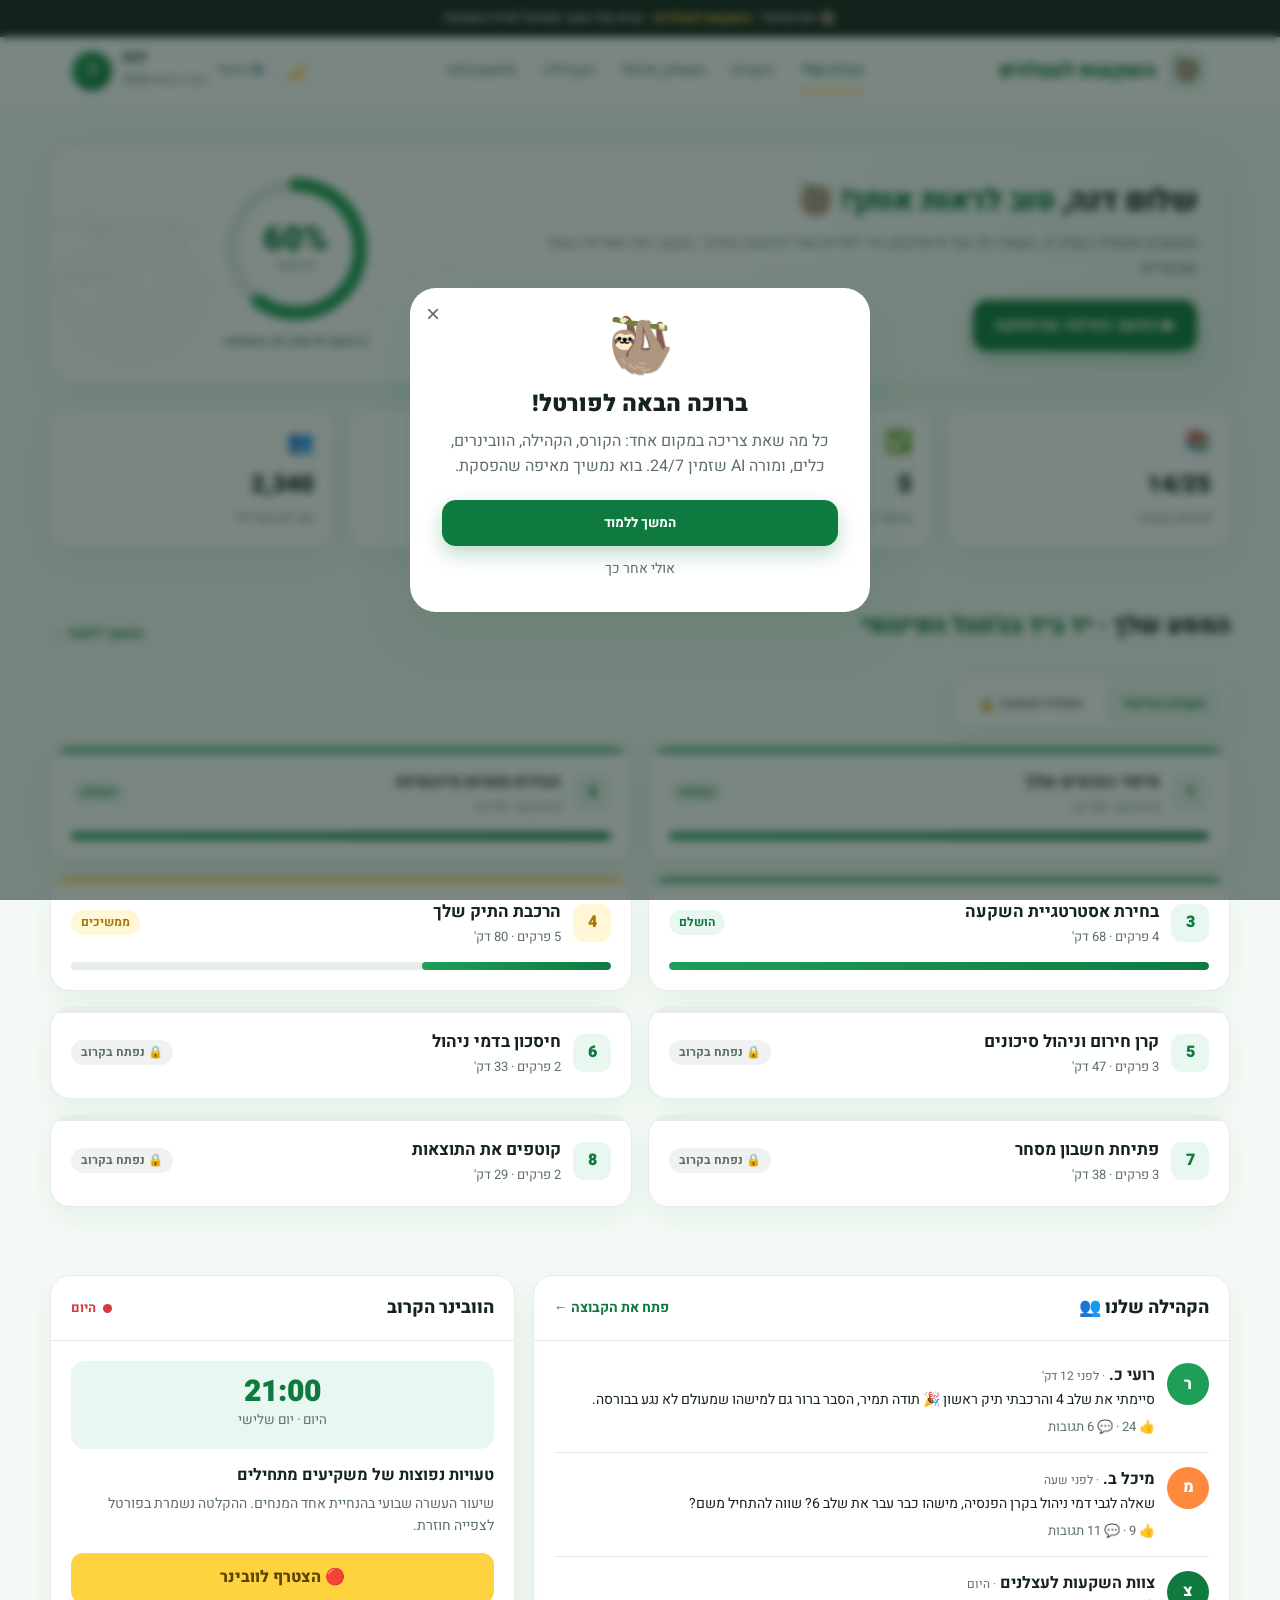
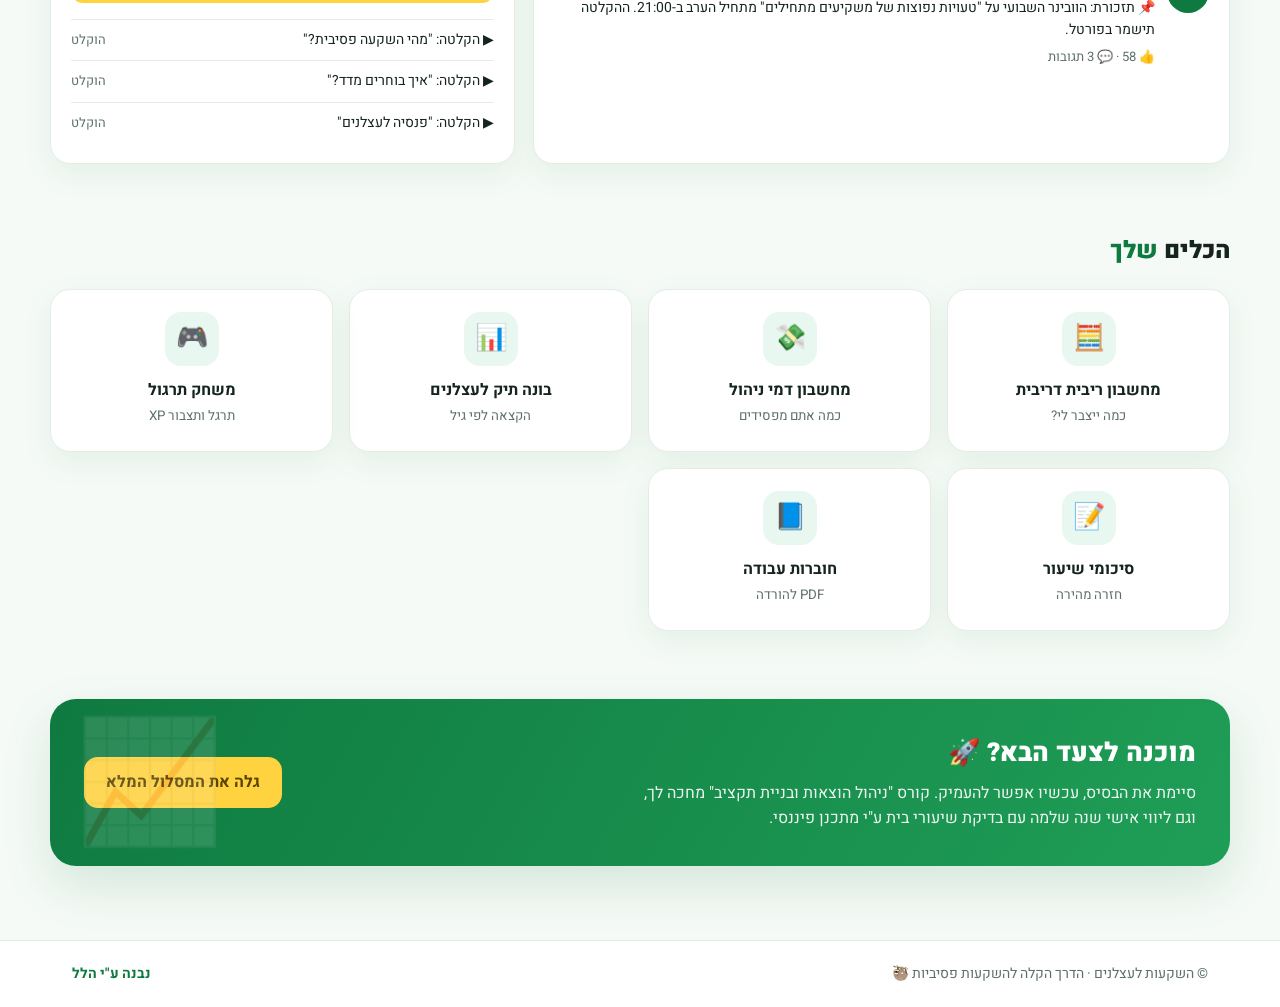
<file: index.html>
<!DOCTYPE html>
<html lang="he" dir="rtl">
<head>
<meta charset="UTF-8">
<meta name="viewport" content="width=device-width, initial-scale=1.0">
<link rel="icon" href="data:image/svg+xml,%3Csvg xmlns=%27http://www.w3.org/2000/svg%27 viewBox=%270 0 100 100%27%3E%3Ctext y=%27.9em%27 font-size=%2790%27%3E🦥%3C/text%3E%3C/svg%3E">
<title>השקעות לעצלנים · הפורטל שלי</title>
<link rel="preconnect" href="https://fonts.googleapis.com">
<link rel="preconnect" href="https://fonts.gstatic.com" crossorigin>
<link href="https://fonts.googleapis.com/css2?family=Heebo:wght@300;400;500;700;800;900&display=swap" rel="stylesheet">
<link href="assets/brand.css" rel="stylesheet">
<style>
  /* index-specific */
  .hero{padding:38px 0 18px}
  .hero-card{background:linear-gradient(120deg,var(--card) 0%,var(--card) 55%,var(--green-soft) 100%);border:1px solid var(--line);border-radius:26px;padding:30px 32px;box-shadow:var(--shadow);display:grid;grid-template-columns:1.4fr .9fr;gap:28px;align-items:center;position:relative;overflow:hidden}
  .hero-card::before{content:"🦥";position:absolute;left:-10px;bottom:-26px;font-size:150px;opacity:.06;transform:rotate(-8deg)}
  .hello h1{font-size:30px;font-weight:900;letter-spacing:-.5px}
  .hello h1 span{color:var(--green-deep)}
  .hello p{color:var(--muted);margin-top:6px;font-size:16px}
  .hello .resume{margin-top:18px}
  .ring-wrap{display:flex;flex-direction:column;align-items:center;gap:8px}
  .ring{position:relative;width:148px;height:148px}
  .ring svg{transform:rotate(-90deg)}
  .ring .pct{position:absolute;inset:0;display:grid;place-content:center;text-align:center}
  .ring .pct b{font-size:34px;font-weight:900;color:var(--green-deep);display:block;line-height:1}
  .ring .pct small{color:var(--muted);font-size:12px}
  .ring-wrap .lbl{font-weight:600;color:var(--muted);font-size:14px}
  @media(max-width:760px){.hero-card{grid-template-columns:1fr;text-align:center}.ring-wrap{order:-1}}

  .stats{display:grid;grid-template-columns:repeat(4,1fr);gap:16px;margin:22px 0 6px}
  .stat{background:var(--card);border:1px solid var(--line);border-radius:var(--radius);padding:18px;box-shadow:var(--shadow)}
  .stat .ic{font-size:22px}
  .stat b{display:block;font-size:24px;font-weight:900;margin-top:6px}
  .stat small{color:var(--muted)}
  @media(max-width:760px){.stats{grid-template-columns:repeat(2,1fr)}}

  .modules{display:grid;grid-template-columns:repeat(2,1fr);gap:16px}
  @media(max-width:760px){.modules{grid-template-columns:1fr}}
  .mod{background:var(--card);border:1px solid var(--line);border-radius:var(--radius);padding:20px;box-shadow:var(--shadow);transition:transform .18s,box-shadow .18s;position:relative;overflow:hidden;cursor:pointer}
  .mod::after{content:"";position:absolute;top:0;right:0;left:0;height:5px;background:var(--line)}
  .mod.done::after{background:var(--green)}
  .mod.now::after{background:var(--yellow)}
  .mod:hover{transform:translateY(-4px);box-shadow:var(--shadow-lg)}
  .mod .row{display:flex;align-items:center;gap:12px}
  .mod .num{width:38px;height:38px;border-radius:11px;background:var(--green-soft);color:var(--green-deep);display:grid;place-items:center;font-weight:900;flex:none}
  .mod.now .num{background:var(--yellow-soft);color:#a8780a}
  .mod h3{font-size:17px;font-weight:700}
  .mod .meta{color:var(--muted);font-size:13px;margin-top:2px}
  .mod .bar{margin-top:14px}
  .mod .tag{margin-right:auto}

  /* free<->master switcher */
  .switcher{display:inline-flex;background:var(--card);border:1px solid var(--line);border-radius:14px;padding:5px;gap:4px;margin:14px 0 18px;box-shadow:var(--shadow)}
  .switcher button{border:0;background:none;font-family:inherit;font-weight:700;font-size:14px;color:var(--muted);padding:9px 18px;border-radius:10px;cursor:pointer;transition:background .18s,color .18s}
  .switcher button.on{background:var(--green-soft);color:var(--green-deep)}

  /* master locked cards + banner */
  .mod.locked{opacity:.72}
  .mod.locked::after{background:var(--line)}
  .mod.locked .num{background:#f0f2f1;color:var(--muted)}
  .mod .lockbadge{position:absolute;top:14px;left:14px;font-size:20px}
  .master-banner{grid-column:1/-1;display:flex;align-items:center;justify-content:space-between;gap:18px;flex-wrap:wrap;background:linear-gradient(120deg,var(--green-deep),var(--green));color:#fff;border-radius:16px;padding:18px 22px;box-shadow:var(--shadow);margin-bottom:2px}
  .master-banner b{font-size:16px;font-weight:800}
  .master-banner .btn{background:var(--yellow);color:#5a4500;padding:10px 18px;border-radius:11px;font-weight:800;white-space:nowrap}

  .twocol{display:grid;grid-template-columns:1.2fr .8fr;gap:18px}
  @media(max-width:860px){.twocol{grid-template-columns:1fr}}
  .panel .ph{padding:18px 20px;border-bottom:1px solid var(--line);display:flex;align-items:center;justify-content:space-between}
  .panel .ph h3{font-size:18px;font-weight:800}
  .panel .ph .live{display:inline-flex;align-items:center;gap:7px;color:var(--red);font-weight:700;font-size:13px}
  .panel .ph .live i{width:9px;height:9px;background:var(--red);border-radius:50%;animation:pulse 1.4s infinite}
  @keyframes pulse{0%,100%{opacity:1}50%{opacity:.3}}
  .feed{padding:8px 20px 16px}
  .post{display:flex;gap:12px;padding:14px 0;border-bottom:1px solid var(--line)}
  .post:last-child{border-bottom:0}
  .post .pa{width:42px;height:42px;border-radius:50%;flex:none;display:grid;place-items:center;font-weight:800;color:#fff}
  .post p{font-size:14px}
  .post .name{font-weight:700}.post .when{color:var(--muted);font-size:12px}
  .post .react{margin-top:6px;color:var(--muted);font-size:13px;display:flex;gap:14px}
  .webinar{padding:20px}
  .webinar .when-box{background:var(--green-soft);border-radius:14px;padding:16px;text-align:center;margin-bottom:14px}
  .webinar .when-box .d{font-size:30px;font-weight:900;color:var(--green-deep);line-height:1}
  .webinar .when-box small{color:var(--muted)}
  .webinar h4{font-size:16px;font-weight:700;margin-bottom:4px}
  .webinar p{color:var(--muted);font-size:14px}
  .webinar .join{display:block;text-align:center;margin-top:16px;background:var(--yellow);color:#5a4500;padding:12px;border-radius:12px;font-weight:800}
  .mini{margin-top:16px}
  .mini .it{display:flex;gap:10px;align-items:center;padding:9px 0;border-top:1px solid var(--line);font-size:14px}
  .mini .it span{margin-right:auto;color:var(--muted);font-size:13px}

  .tools{display:grid;grid-template-columns:repeat(4,1fr);gap:16px}
  @media(max-width:760px){.tools{grid-template-columns:repeat(2,1fr)}}
  .tool{background:var(--card);border:1px solid var(--line);border-radius:var(--radius);padding:22px 18px;text-align:center;box-shadow:var(--shadow);transition:transform .18s;cursor:pointer}
  .tool:hover{transform:translateY(-4px)}
  .tool .ti{width:54px;height:54px;border-radius:16px;background:var(--green-soft);display:grid;place-items:center;font-size:26px;margin:0 auto 12px}
  .tool b{display:block;font-weight:700}.tool small{color:var(--muted)}

  .upsell{background:linear-gradient(120deg,var(--green-deep),var(--green));border-radius:26px;padding:34px;color:#fff;display:grid;grid-template-columns:1fr auto;gap:24px;align-items:center;box-shadow:var(--shadow-lg);position:relative;overflow:hidden}
  .upsell::before{content:"📈";position:absolute;left:24px;top:-10px;font-size:120px;opacity:.12}
  .upsell h2{font-size:26px;font-weight:900}
  .upsell p{opacity:.92;margin-top:6px;max-width:560px}
  @media(max-width:760px){.upsell{grid-template-columns:1fr;text-align:center}}

  .owner-link{display:inline-flex;align-items:center;gap:6px;font-size:13px;color:var(--muted);font-weight:600}
  .owner-link:hover{color:var(--green-deep)}
</style>
</head>
<body>

<div class="demo-flag">🦥 דמו פורטל · <b>השקעות לעצלנים</b> · הבית של החבר (פורטל למידה מאוחד)</div>

<header class="topbar">
  <div class="wrap">
    <div class="brand"><span class="sloth">🦥</span> השקעות לעצלנים</div>
    <nav class="nav">
      <a href="index.html" class="active">הבית שלי</a>
      <a href="lesson.html">הקורס</a>
      <a href="game.html">משחק תרגול</a>
      <a href="community.html">הקהילה</a>
      <a href="calculator.html">מחשבונים</a>
    </nav>
    <div class="me">
      <a href="admin.html" class="owner-link" title="מבט הבעלים">⚙️ ניהול</a>
      <a href="profile.html" style="display:flex;align-items:center;gap:10px"><div style="text-align:left"><div style="font-weight:700;line-height:1.1">דנה</div><small>חברה מאז 2026</small></div><div class="avatar">ד</div></a>
    </div>
  </div>
</header>

<!-- welcome hero -->
<div class="hero wrap">
  <div class="hero-card">
    <div class="hello">
      <h1>שלום דנה, <span>טוב לראות אותך!</span> 🦥</h1>
      <p>המשכת אתמול בשלב 3. נשארו לך עוד 4 פרקים כדי לסיים את "הרכבת התיק". בקצב הזה תסיימי בעוד שבועיים.</p>
      <a href="lesson.html" class="btn btn-green resume">▶ המשך מאיפה שהפסקת</a>
    </div>
    <div class="ring-wrap">
      <div class="ring">
        <svg width="148" height="148">
          <circle cx="74" cy="74" r="64" fill="none" stroke="#e6ece8" stroke-width="14"/>
          <circle cx="74" cy="74" r="64" fill="none" stroke="#1f9e57" stroke-width="14" stroke-linecap="round" stroke-dasharray="402" stroke-dashoffset="161"/>
        </svg>
        <div class="pct"><b>60%</b><small>מהמסע</small></div>
      </div>
      <div class="lbl">3 מתוך 8 שלבים הושלמו</div>
    </div>
  </div>

  <div class="stats">
    <div class="stat"><div class="ic">📚</div><b>14/25</b><small>פרקים שנצפו</small></div>
    <div class="stat"><div class="ic">✅</div><b>5</b><small>שיעורי בית שאושרו</small></div>
    <div class="stat"><div class="ic">🔥</div><b>9 ימים</b><small>רצף למידה</small></div>
    <div class="stat"><div class="ic">👥</div><b>2,340</b><small>חברים בקהילה</small></div>
  </div>
</div>

<!-- course modules (rendered from LAZY.modules) -->
<section class="block wrap" id="course">
  <div class="head"><h2>המסע שלך · <em>יד ביד בג'ונגל הפיננסי</em></h2><a href="lesson.html">המשך ללמוד ←</a></div>
  <div class="switcher" id="courseSwitch">
    <button type="button" data-mode="free" class="on">הקורס החינמי</button>
    <button type="button" data-mode="master">מסלול מאסטר 🔒</button>
  </div>
  <div class="modules" id="modules"></div>
</section>

<!-- community + webinar -->
<section class="block wrap">
  <div class="twocol">
    <div class="panel" id="community">
      <div class="ph"><h3>הקהילה שלנו 👥</h3><a href="#" style="color:var(--green-deep);font-weight:700;font-size:14px">פתח את הקבוצה ←</a></div>
      <div class="feed">
        <div class="post"><div class="pa" style="background:#1f9e57">ר</div><div><span class="name">רועי כ.</span> <span class="when">· לפני 12 דק'</span><p>סיימתי את שלב 4 והרכבתי תיק ראשון 🎉 תודה תמיר, הסבר ברור גם למישהו שמעולם לא נגע בבורסה.</p><div class="react">👍 24 · 💬 6 תגובות</div></div></div>
        <div class="post"><div class="pa" style="background:#ff8a3d">מ</div><div><span class="name">מיכל ב.</span> <span class="when">· לפני שעה</span><p>שאלה לגבי דמי ניהול בקרן הפנסיה, מישהו כבר עבר את שלב 6? שווה להתחיל משם?</p><div class="react">👍 9 · 💬 11 תגובות</div></div></div>
        <div class="post"><div class="pa" style="background:#0f7a40">צ</div><div><span class="name">צוות השקעות לעצלנים</span> <span class="when">· היום</span><p>📌 תזכורת: הוובינר השבועי על "טעויות נפוצות של משקיעים מתחילים" מתחיל הערב ב-21:00. ההקלטה תישמר בפורטל.</p><div class="react">👍 58 · 💬 3 תגובות</div></div></div>
      </div>
    </div>
    <div class="panel" id="webinar">
      <div class="ph"><h3>הוובינר הקרוב</h3><span class="live"><i></i> היום</span></div>
      <div class="webinar">
        <div class="when-box"><div class="d">21:00</div><small>היום · יום שלישי</small></div>
        <h4>טעויות נפוצות של משקיעים מתחילים</h4>
        <p>שיעור העשרה שבועי בהנחיית אחד המנחים. ההקלטה נשמרת בפורטל לצפייה חוזרת.</p>
        <a href="#" class="join">🔴 הצטרף לוובינר</a>
        <div class="mini">
          <div class="it">▶ הקלטה: "מהי השקעה פסיבית?" <span>הוקלט</span></div>
          <div class="it">▶ הקלטה: "איך בוחרים מדד?" <span>הוקלט</span></div>
          <div class="it">▶ הקלטה: "פנסיה לעצלנים" <span>הוקלט</span></div>
        </div>
      </div>
    </div>
  </div>
</section>

<!-- tools -->
<section class="block wrap" id="tools">
  <div class="head"><h2>הכלים <em>שלך</em></h2></div>
  <div class="tools">
    <div class="tool" onclick="location.href='calculator.html'"><div class="ti">🧮</div><b>מחשבון ריבית דריבית</b><small>כמה ייצבר לי?</small></div>
    <div class="tool"><div class="ti">💸</div><b>מחשבון דמי ניהול</b><small>כמה אתם מפסידים</small></div>
    <div class="tool"><div class="ti">📊</div><b>בונה תיק לעצלנים</b><small>הקצאה לפי גיל</small></div>
    <div class="tool" onclick="location.href='game.html'"><div class="ti">🎮</div><b>משחק תרגול</b><small>תרגל ותצבור XP</small></div>
    <div class="tool" onclick="location.href='summaries.html'"><div class="ti">📝</div><b>סיכומי שיעור</b><small>חזרה מהירה</small></div>
    <div class="tool" onclick="location.href='workbooks.html'"><div class="ti">📘</div><b>חוברות עבודה</b><small>PDF להורדה</small></div>
  </div>
</section>

<!-- upsell -->
<section class="block wrap">
  <div class="upsell">
    <div>
      <h2>מוכנה לצעד הבא? 🚀</h2>
      <p>סיימת את הבסיס, עכשיו אפשר להעמיק. קורס "ניהול הוצאות ובניית תקציב" מחכה לך, וגם ליווי אישי שנה שלמה עם בדיקת שיעורי בית ע"י מתכנן פיננסי.</p>
    </div>
    <a href="master.html" class="btn btn-yellow">גלה את המסלול המלא</a>
  </div>
</section>

<footer>
  <div class="wrap">
    <div>© השקעות לעצלנים · הדרך הקלה להשקעות פסיביות 🦥</div>
    <div class="credit">נבנה ע"י הלל</div>
  </div>
</footer>

<script src="data/content.js"></script>
<script src="assets/portal.js"></script>
<script>
  // render modules from the single source of truth · free / master modes
  const modulesWrap=document.getElementById('modules');

  function renderFree(){
    const tags={done:['done','הושלם'],now:['now','ממשיכים'],lock:['lock','🔒 נפתח בקרוב']};
    LAZY.modules.forEach(m=>{
      const t=tags[m.state];
      const prog = m.state==='done'?100 : m.state==='now'?35 : 0;
      const bar = m.state==='lock' ? '' : `<div class="bar"><i style="width:${prog}%"></i></div>`;
      const el=document.createElement('div');
      el.className='mod '+(m.state==='done'?'done':m.state==='now'?'now':'');
      el.innerHTML=`<div class="row"><div class="num">${m.n}</div>
        <div><h3>${m.title}</h3><div class="meta">${m.chapters.length} פרקים · ${m.mins} דק'</div></div>
        <span class="tag ${t[0]}">${t[1]}</span></div>${bar}`;
      if(m.state!=='lock') el.onclick=()=>location.href='lesson.html?m='+m.n+'&c=1';
      else el.onclick=()=>Portal.toast('השלב הזה נפתח כשתסיים את הקודם 🦥');
      modulesWrap.appendChild(el);
    });
  }

  function renderMaster(){
    const banner=document.createElement('div');
    banner.className='master-banner';
    banner.innerHTML=`<b>פתח את כל 6 מודולי המאסטר + ליווי אישי</b><a href="master.html" class="btn">לפרטי המסלול ←</a>`;
    modulesWrap.appendChild(banner);
    LAZY.masterModules.forEach(m=>{
      const el=document.createElement('div');
      el.className='mod locked';
      el.innerHTML=`<div class="lockbadge">🔒</div><div class="row"><div class="num">${m.n}</div>
        <div><h3>${m.title}</h3><div class="meta">${m.mins} דק'</div></div>
        <span class="tag lock">🔒 נפתח במסלול המאסטר</span></div>`;
      el.onclick=()=>location.href='master.html';
      modulesWrap.appendChild(el);
    });
  }

  function renderModules(mode){
    modulesWrap.innerHTML='';
    if(mode==='master') renderMaster(); else renderFree();
  }
  renderModules('free');

  document.getElementById('courseSwitch').addEventListener('click',e=>{
    const btn=e.target.closest('button[data-mode]');
    if(!btn) return;
    document.querySelectorAll('#courseSwitch button').forEach(b=>b.classList.remove('on'));
    btn.classList.add('on');
    renderModules(btn.dataset.mode);
  });

  // welcome popup (once)
  setTimeout(()=>{
    if(window.Portal) Portal.popup({
      emoji:'🦥', title:'ברוכה הבאה לפורטל!',
      text:'כל מה שאת צריכה במקום אחד: הקורס, הקהילה, הוובינרים, כלים, ומורה AI שזמין 24/7. בוא נמשיך מאיפה שהפסקת.',
      ctaText:'המשך ללמוד', cta:'lesson.html', onceKey:'home_welcome'
    });
  },900);
</script>
</body>
</html>
</file>
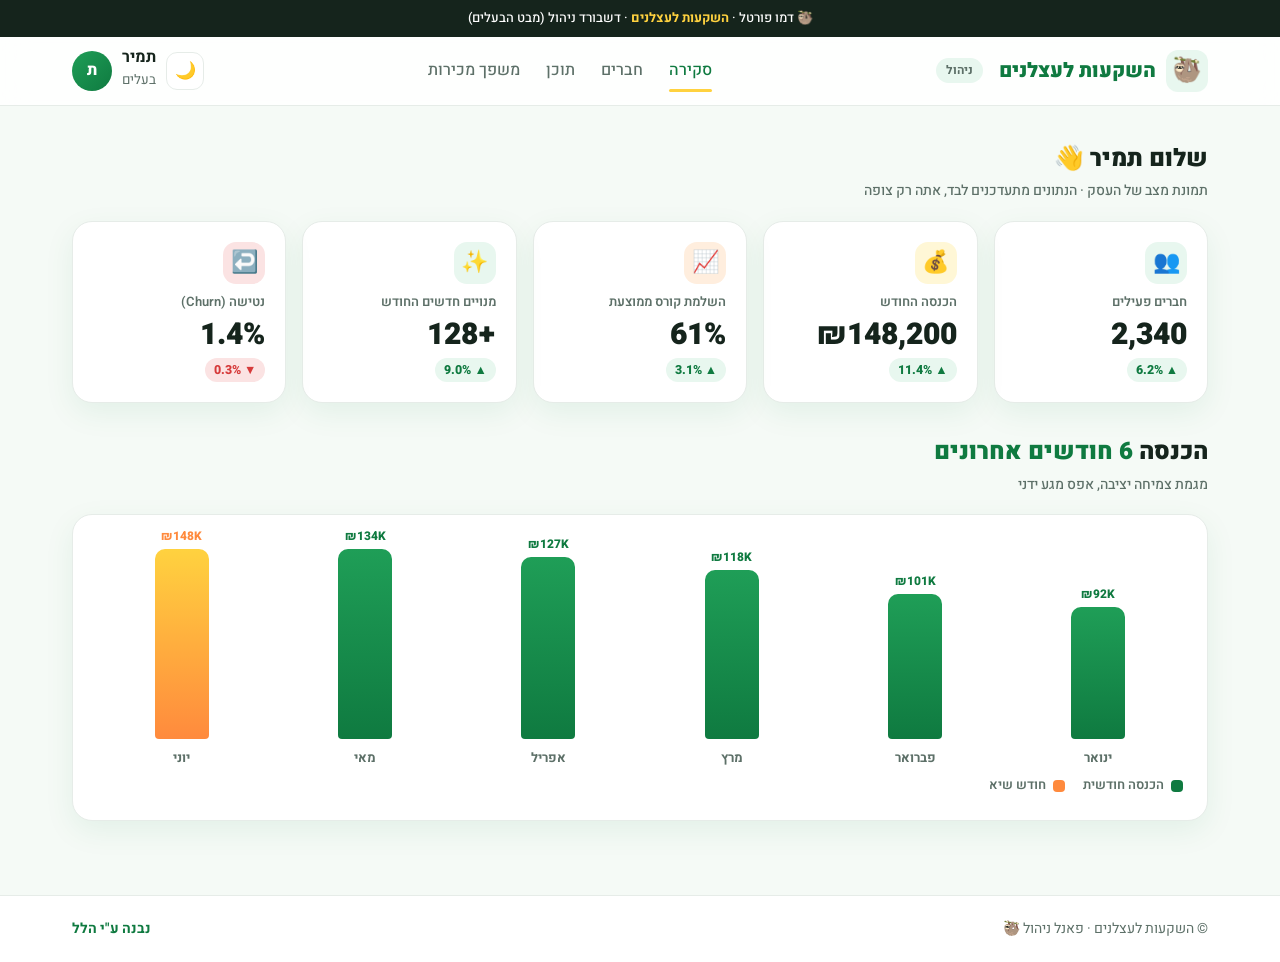
<file: admin.html>
<!DOCTYPE html>
<html lang="he" dir="rtl">
<head>
<meta charset="UTF-8">
<meta name="viewport" content="width=device-width, initial-scale=1.0">
<link rel="icon" href="data:image/svg+xml,%3Csvg xmlns=%27http://www.w3.org/2000/svg%27 viewBox=%270 0 100 100%27%3E%3Ctext y=%27.9em%27 font-size=%2790%27%3E🦥%3C/text%3E%3C/svg%3E">
<title>השקעות לעצלנים · פאנל ניהול</title>
<link rel="preconnect" href="https://fonts.googleapis.com">
<link href="https://fonts.googleapis.com/css2?family=Heebo:wght@300;400;500;700;800;900&display=swap" rel="stylesheet">
<link href="assets/brand.css" rel="stylesheet">
<style>
  .block{padding:28px 0}
  .head .sub{color:var(--muted);font-size:14px;font-weight:500;margin-top:2px}

  /* section show/hide */
  .view{display:none}
  .view.active{display:block;animation:fade .35s ease}
  @keyframes fade{from{opacity:0;transform:translateY(8px)}to{opacity:1;transform:none}}

  /* KPI grid */
  .kpis{display:grid;grid-template-columns:repeat(5,1fr);gap:16px}
  .kpi{padding:20px;display:flex;flex-direction:column;gap:8px}
  .kpi .ico{width:42px;height:42px;border-radius:13px;display:grid;place-items:center;font-size:22px;background:var(--green-soft)}
  .kpi .ico.y{background:var(--yellow-soft)}
  .kpi .ico.o{background:#ffeede}
  .kpi .ico.r{background:#fbe3e3}
  .kpi .label{color:var(--muted);font-size:13px;font-weight:600}
  .kpi .num{font-size:30px;font-weight:900;line-height:1;color:var(--ink)}
  .kpi .trend{font-size:12.5px;font-weight:800;display:inline-flex;align-items:center;gap:3px;align-self:flex-start;padding:2px 9px;border-radius:20px}
  .kpi .trend.up{color:var(--green-deep);background:var(--green-soft)}
  .kpi .trend.down{color:var(--red);background:#fbe3e3}
  @media(max-width:980px){.kpis{grid-template-columns:repeat(2,1fr)}}
  @media(max-width:520px){.kpis{grid-template-columns:1fr}}

  /* chart */
  .chart-wrap{padding:24px}
  .chart{display:flex;align-items:flex-end;gap:14px;height:230px;padding-top:10px}
  .col{flex:1;display:flex;flex-direction:column;align-items:center;gap:9px;height:100%}
  .col .barfill{width:100%;max-width:54px;background:linear-gradient(180deg,var(--green),var(--green-deep));border-radius:10px 10px 4px 4px;position:relative;transition:height .9s cubic-bezier(.2,.8,.2,1);margin-top:auto}
  .col .barfill::after{content:attr(data-v);position:absolute;top:-22px;left:50%;transform:translateX(-50%);font-size:12px;font-weight:800;color:var(--green-deep);white-space:nowrap}
  .col .barfill.peak{background:linear-gradient(180deg,var(--yellow),var(--orange))}
  .col .barfill.peak::after{color:var(--orange)}
  .col .mlabel{font-size:13px;font-weight:700;color:var(--muted)}
  .legend{display:flex;gap:18px;flex-wrap:wrap;margin-top:6px;color:var(--muted);font-size:13px;font-weight:600}
  .legend span{display:inline-flex;align-items:center;gap:7px}
  .dot{width:12px;height:12px;border-radius:4px}

  /* two col */
  .two{display:grid;grid-template-columns:1.5fr 1fr;gap:20px}
  @media(max-width:900px){.two{grid-template-columns:1fr}}

  /* toolbar */
  .toolbar{display:flex;gap:12px;flex-wrap:wrap;align-items:center;margin-bottom:16px}
  .toolbar input,.toolbar select{font-family:inherit;font-size:14px;border:1px solid var(--line);background:var(--card);border-radius:12px;padding:11px 14px;color:var(--ink);outline:none}
  .toolbar input{flex:1;min-width:180px}
  .toolbar input:focus,.toolbar select:focus{border-color:var(--green)}
  .toolbar .spacer{flex:1}

  /* table */
  .table-scroll{overflow-x:auto}
  table{width:100%;border-collapse:collapse;min-width:640px}
  th,td{text-align:right;padding:14px 16px;border-bottom:1px solid var(--line);font-size:14.5px}
  th{color:var(--muted);font-weight:700;font-size:13px;background:var(--green-soft);position:sticky;top:0}
  tbody tr:hover{background:var(--bg)}
  td .name{display:flex;align-items:center;gap:10px;font-weight:700}
  td .ava{width:34px;height:34px;border-radius:50%;background:linear-gradient(135deg,var(--green),var(--green-deep));color:#fff;display:grid;place-items:center;font-weight:800;font-size:13px;flex:none}
  .minibar{width:120px}
  .tag.paid{background:var(--green-soft);color:var(--green-deep)}
  .tag.wait{background:var(--yellow-soft);color:#a8780a}
  .tag.cancel{background:#fbe3e3;color:var(--red)}

  /* content modules */
  .mod{display:flex;align-items:center;gap:16px;padding:16px 20px;border-bottom:1px solid var(--line)}
  .mod:last-child{border-bottom:0}
  .mod .n{width:38px;height:38px;border-radius:11px;background:var(--green-soft);color:var(--green-deep);font-weight:900;display:grid;place-items:center;flex:none}
  .mod .info{flex:1;min-width:0}
  .mod .info b{font-weight:700;display:block}
  .mod .info small{color:var(--muted);font-size:12.5px}
  .mod .comp{width:130px;flex:none}
  .mod .comp small{font-size:12px;color:var(--muted);font-weight:600}
  @media(max-width:640px){.mod .comp{display:none}}

  /* toggle switch */
  .sw{position:relative;width:46px;height:26px;flex:none;cursor:pointer}
  .sw input{opacity:0;width:0;height:0;position:absolute}
  .sw .track{position:absolute;inset:0;background:#d4ded8;border-radius:30px;transition:.25s}
  .sw .track::before{content:"";position:absolute;width:20px;height:20px;border-radius:50%;background:#fff;top:3px;right:3px;transition:.25s;box-shadow:0 2px 5px rgba(0,0,0,.18)}
  .sw input:checked + .track{background:var(--green)}
  .sw input:checked + .track::before{transform:translateX(-20px)}

  /* automations */
  .auto-panel .head-strip{padding:20px 22px;background:linear-gradient(135deg,var(--green-deep),var(--green));color:#fff}
  .auto-panel .head-strip h3{font-size:19px;font-weight:900;display:flex;align-items:center;gap:9px}
  .auto-panel .head-strip p{font-size:13.5px;opacity:.92;margin-top:4px}
  .auto-row{display:flex;align-items:center;gap:14px;padding:16px 22px;border-bottom:1px solid var(--line)}
  .auto-row:last-child{border-bottom:0}
  .auto-row .ai{width:40px;height:40px;border-radius:12px;background:var(--yellow-soft);display:grid;place-items:center;font-size:20px;flex:none}
  .auto-row .ad{flex:1}
  .auto-row .ad b{font-weight:700;display:block}
  .auto-row .ad small{color:var(--muted);font-size:12.5px}
  .auto-foot{padding:14px 22px;background:var(--green-soft);color:var(--green-deep);font-size:13px;font-weight:700;text-align:center}

  /* funnel */
  .funnel{display:flex;flex-direction:column;gap:10px;padding:24px}
  .fstep{position:relative}
  .fbar{background:linear-gradient(90deg,var(--green-deep),var(--green));color:#fff;border-radius:12px;padding:16px 20px;display:flex;justify-content:space-between;align-items:center;margin:0 auto;transition:width .8s cubic-bezier(.2,.8,.2,1)}
  .fbar b{font-weight:800;font-size:16px}
  .fbar .cnt{font-weight:900;font-size:18px}
  .fstep:nth-child(2) .fbar{background:linear-gradient(90deg,var(--green),#2bb56a)}
  .fstep:nth-child(3) .fbar{background:linear-gradient(90deg,#2bb56a,#4cc77f)}
  .fstep:nth-child(4) .fbar{background:linear-gradient(90deg,var(--orange),var(--yellow))}
  .fstep:nth-child(4) .fbar b,.fstep:nth-child(4) .fbar .cnt{color:#5a4500}
  .conv{text-align:center;font-size:12.5px;font-weight:800;color:var(--muted);margin:2px 0}
  .conv b{color:var(--green-deep)}

  /* sources */
  .src{padding:6px 22px 22px}
  .src-row{display:flex;align-items:center;gap:12px;padding:10px 0}
  .src-row .lbl{width:90px;font-weight:700;font-size:14px;flex:none}
  .src-row .track{flex:1;height:12px;background:var(--line);border-radius:8px;overflow:hidden}
  .src-row .track i{display:block;height:100%;border-radius:8px}
  .src-row .pct{width:42px;text-align:left;font-weight:800;font-size:13px;color:var(--muted);flex:none}
</style>
</head>
<body>

<div class="demo-flag">🦥 דמו פורטל · <b>השקעות לעצלנים</b> · דשבורד ניהול (מבט הבעלים)</div>

<header class="topbar"><div class="wrap">
  <div class="brand"><span class="sloth">🦥</span> השקעות לעצלנים <span style="font-size:12px;font-weight:700;color:var(--muted);background:var(--green-soft);padding:3px 10px;border-radius:20px;margin-right:6px">ניהול</span></div>
  <nav class="nav">
    <a href="#overview" class="active" data-tab="overview">סקירה</a>
    <a href="#members" data-tab="members">חברים</a>
    <a href="#content" data-tab="content">תוכן</a>
    <a href="#funnel" data-tab="funnel">משפך מכירות</a>
  </nav>
  <div class="me"><div style="text-align:left"><div style="font-weight:700;line-height:1.1">תמיר</div><small>בעלים</small></div><div class="avatar">ת</div></div>
</div></header>

<div class="wrap">

<!-- ===================== סקירה ===================== -->
<section class="view active block" id="overview">
  <div class="head">
    <div>
      <h2>שלום תמיר <em>👋</em></h2>
      <div class="sub">תמונת מצב של העסק · הנתונים מתעדכנים לבד, אתה רק צופה</div>
    </div>
  </div>

  <div class="kpis">
    <div class="panel kpi">
      <div class="ico">👥</div>
      <div class="label">חברים פעילים</div>
      <div class="num">2,340</div>
      <span class="trend up">▲ 6.2%</span>
    </div>
    <div class="panel kpi">
      <div class="ico y">💰</div>
      <div class="label">הכנסה החודש</div>
      <div class="num">₪148,200</div>
      <span class="trend up">▲ 11.4%</span>
    </div>
    <div class="panel kpi">
      <div class="ico o">📈</div>
      <div class="label">השלמת קורס ממוצעת</div>
      <div class="num">61%</div>
      <span class="trend up">▲ 3.1%</span>
    </div>
    <div class="panel kpi">
      <div class="ico">✨</div>
      <div class="label">מנויים חדשים החודש</div>
      <div class="num">+128</div>
      <span class="trend up">▲ 9.0%</span>
    </div>
    <div class="panel kpi">
      <div class="ico r">↩️</div>
      <div class="label">נטישה (Churn)</div>
      <div class="num">1.4%</div>
      <span class="trend down">▼ 0.3%</span>
    </div>
  </div>

  <div class="head" style="margin-top:30px">
    <div><h2>הכנסה <em>6 חודשים אחרונים</em></h2><div class="sub">מגמת צמיחה יציבה, אפס מגע ידני</div></div>
  </div>
  <div class="panel chart-wrap">
    <div class="chart" id="revChart">
      <div class="col"><div class="barfill" data-v="₪92K" style="height:0" data-h="60%"></div><div class="mlabel">ינואר</div></div>
      <div class="col"><div class="barfill" data-v="₪101K" style="height:0" data-h="66%"></div><div class="mlabel">פברואר</div></div>
      <div class="col"><div class="barfill" data-v="₪118K" style="height:0" data-h="77%"></div><div class="mlabel">מרץ</div></div>
      <div class="col"><div class="barfill" data-v="₪127K" style="height:0" data-h="83%"></div><div class="mlabel">אפריל</div></div>
      <div class="col"><div class="barfill" data-v="₪134K" style="height:0" data-h="88%"></div><div class="mlabel">מאי</div></div>
      <div class="col"><div class="barfill peak" data-v="₪148K" style="height:0" data-h="97%"></div><div class="mlabel">יוני</div></div>
    </div>
    <div class="legend">
      <span><i class="dot" style="background:var(--green-deep)"></i> הכנסה חודשית</span>
      <span><i class="dot" style="background:var(--orange)"></i> חודש שיא</span>
    </div>
  </div>
</section>

<!-- ===================== חברים ===================== -->
<section class="view block" id="members">
  <div class="head">
    <div><h2>חברים <em>2,340</em></h2><div class="sub">כל מי שנרשם לפורטל, עם השלב והסטטוס שלו</div></div>
    <a href="#" id="exportBtn" class="btn btn-ghost" style="padding:9px 16px">📥 ייצא לאקסל</a>
  </div>

  <div class="toolbar">
    <input type="text" id="memSearch" placeholder="🔍 חיפוש לפי שם...">
    <select id="memFilter">
      <option value="all">כל הסטטוסים</option>
      <option value="paid">פעיל</option>
      <option value="wait">ממתין תשלום</option>
      <option value="cancel">בוטל</option>
    </select>
  </div>

  <div class="panel table-scroll">
    <table id="memTable">
      <thead>
        <tr><th>שם</th><th>הצטרף</th><th>שלב נוכחי</th><th>התקדמות</th><th>סטטוס מנוי</th></tr>
      </thead>
      <tbody>
        <tr data-name="נועה לוי" data-status="paid"><td><div class="name"><span class="ava">נל</span> נועה לוי</div></td><td>04/01/26</td><td>שלב 5 · קרן חירום</td><td><div class="bar minibar"><i style="width:72%"></i></div></td><td><span class="tag paid">פעיל</span></td></tr>
        <tr data-name="איתי כהן" data-status="paid"><td><div class="name"><span class="ava">אכ</span> איתי כהן</div></td><td>22/12/25</td><td>שלב 8 · קוטפים תוצאות</td><td><div class="bar minibar"><i style="width:94%"></i></div></td><td><span class="tag paid">פעיל</span></td></tr>
        <tr data-name="שירה מזרחי" data-status="wait"><td><div class="name"><span class="ava">שמ</span> שירה מזרחי</div></td><td>11/02/26</td><td>שלב 2 · הגדרת מטרות</td><td><div class="bar minibar"><i style="width:28%"></i></div></td><td><span class="tag wait">ממתין תשלום</span></td></tr>
        <tr data-name="דוד פרץ" data-status="paid"><td><div class="name"><span class="ava">דפ</span> דוד פרץ</div></td><td>30/11/25</td><td>שלב 6 · דמי ניהול</td><td><div class="bar minibar"><i style="width:80%"></i></div></td><td><span class="tag paid">פעיל</span></td></tr>
        <tr data-name="מאיה ביטון" data-status="paid"><td><div class="name"><span class="ava">מב</span> מאיה ביטון</div></td><td>17/01/26</td><td>שלב 3 · בחירת אסטרטגיה</td><td><div class="bar minibar"><i style="width:42%"></i></div></td><td><span class="tag paid">פעיל</span></td></tr>
        <tr data-name="יוסי אברהם" data-status="cancel"><td><div class="name"><span class="ava">יא</span> יוסי אברהם</div></td><td>05/10/25</td><td>שלב 1 · מיפוי נכסים</td><td><div class="bar minibar"><i style="width:12%"></i></div></td><td><span class="tag cancel">בוטל</span></td></tr>
        <tr data-name="טל גולן" data-status="paid"><td><div class="name"><span class="ava">טג</span> טל גולן</div></td><td>28/01/26</td><td>שלב 7 · פתיחת חשבון</td><td><div class="bar minibar"><i style="width:88%"></i></div></td><td><span class="tag paid">פעיל</span></td></tr>
        <tr data-name="רוני שמש" data-status="wait"><td><div class="name"><span class="ava">רש</span> רוני שמש</div></td><td>14/02/26</td><td>שלב 1 · מיפוי נכסים</td><td><div class="bar minibar"><i style="width:8%"></i></div></td><td><span class="tag wait">ממתין תשלום</span></td></tr>
      </tbody>
    </table>
  </div>
</section>

<!-- ===================== תוכן ===================== -->
<section class="view block" id="content">
  <div class="head">
    <div><h2>תוכן הקורס <em>8 שלבים</em></h2><div class="sub">צפיות, אחוז השלמה וסטטוס פרסום לכל שלב</div></div>
  </div>

  <div class="two">
    <div class="panel" id="modList"><!-- rendered from LAZY.modules --></div>

    <div class="panel auto-panel">
      <div class="head-strip">
        <h3>🤖 מנוע אפס מגע אנושי</h3>
        <p>המערכת מדברת עם החברים לבד. אתה רק מדליק ומכבה.</p>
      </div>
      <div class="auto-row"><div class="ai">👋</div><div class="ad"><b>הודעת ברוך הבא אוטומטית</b><small>נשלחת מיד עם ההרשמה</small></div><label class="sw"><input type="checkbox" checked data-auto="ברוך הבא"><span class="track"></span></label></div>
      <div class="auto-row"><div class="ai">📚</div><div class="ad"><b>תזכורת שיעורי בית</b><small>אם לא נכנס 3 ימים</small></div><label class="sw"><input type="checkbox" checked data-auto="תזכורת"><span class="track"></span></label></div>
      <div class="auto-row"><div class="ai">⬆️</div><div class="ad"><b>הצעת שדרוג אחרי שלב 4</b><small>אוטומטית בסיום השלב</small></div><label class="sw"><input type="checkbox" checked data-auto="שדרוג"><span class="track"></span></label></div>
      <div class="auto-row"><div class="ai">🎥</div><div class="ad"><b>וובינר שבועי אוטומטי</b><small>הזמנה + תזכורת בלי ידיים</small></div><label class="sw"><input type="checkbox" checked data-auto="וובינר"><span class="track"></span></label></div>
      <div class="auto-row"><div class="ai">💌</div><div class="ad"><b>מייל "התגעגענו" לנוטשים</b><small>אם לא נכנס 14 יום</small></div><label class="sw"><input type="checkbox" data-auto="התגעגענו"><span class="track"></span></label></div>
      <div class="auto-foot">⚡ 4 מתוך 5 אוטומציות פעילות · חוסכות כ-22 שעות עבודה בשבוע</div>
    </div>
  </div>
</section>

<!-- ===================== משפך מכירות ===================== -->
<section class="view block" id="funnel">
  <div class="head">
    <div><h2>משפך מכירות <em>החודש</em></h2><div class="sub">מהביקור הראשון ועד הרכישה, הכל נמדד אוטומטית</div></div>
  </div>

  <div class="two">
    <div class="panel">
      <div class="funnel">
        <div class="fstep"><div class="fbar" style="width:100%"><b>ביקרו בפורטל</b><span class="cnt">14,200</span></div></div>
        <div class="conv">↓ <b>32%</b> המשיכו</div>
        <div class="fstep"><div class="fbar" style="width:74%"><b>נרשמו לשיחת התאמה</b><span class="cnt">4,540</span></div></div>
        <div class="conv">↓ <b>61%</b> המשיכו</div>
        <div class="fstep"><div class="fbar" style="width:52%"><b>צפו בשלב 1</b><span class="cnt">2,770</span></div></div>
        <div class="conv">↓ <b>17%</b> המשיכו</div>
        <div class="fstep"><div class="fbar" style="width:30%"><b>רכשו מסלול מלא</b><span class="cnt">472</span></div></div>
      </div>
    </div>

    <div class="panel">
      <div class="head-strip" style="padding:20px 22px;background:linear-gradient(135deg,var(--green-deep),var(--green));color:#fff;border-radius:0">
        <h3 style="font-size:18px;font-weight:900">📊 מקורות תנועה</h3>
        <p style="font-size:13px;opacity:.9;margin-top:4px">מאיפה מגיעים החברים</p>
      </div>
      <div class="src">
        <div class="src-row"><span class="lbl">אינסטגרם</span><div class="track"><i style="width:46%;background:var(--green)"></i></div><span class="pct">46%</span></div>
        <div class="src-row"><span class="lbl">פודקאסט</span><div class="track"><i style="width:27%;background:var(--green-deep)"></i></div><span class="pct">27%</span></div>
        <div class="src-row"><span class="lbl">אורגני</span><div class="track"><i style="width:18%;background:var(--orange)"></i></div><span class="pct">18%</span></div>
        <div class="src-row"><span class="lbl">המלצות</span><div class="track"><i style="width:9%;background:var(--yellow)"></i></div><span class="pct">9%</span></div>
      </div>
    </div>
  </div>
</section>

</div>

<footer><div class="wrap"><div>© השקעות לעצלנים · פאנל ניהול 🦥</div><div class="credit">נבנה ע"י הלל</div></div></footer>

<script src="data/content.js"></script>
<script src="assets/portal.js"></script>
<script>
(function(){
  /* ---- render content-tab module list from the single source of truth ---- */
  (function renderModList(){
    var wrap = document.getElementById('modList');
    var mods = (window.LAZY && LAZY.modules) ? LAZY.modules : [];
    if(!wrap || !mods.length) return;
    // demo stats per stage (views drop down the funnel; last stage = draft)
    var views = [2310,2040,1880,1650,1420,1190,980,640];
    var comp  = [88,74,69,61,54,47,38,24];
    wrap.innerHTML = mods.map(function(m,i){
      var v = views[i] != null ? views[i] : 0;
      var c = comp[i]  != null ? comp[i]  : 0;
      var draft = (i === mods.length-1);   // last stage shown as draft
      var compLabel = draft ? 'טיוטה' : c + '% השלמה';
      var checked = draft ? '' : 'checked';
      return '<div class="mod"><div class="n">'+m.n+'</div>'+
        '<div class="info"><b>'+m.title+'</b><small>'+v.toLocaleString('he-IL')+' צפיות · '+m.chapters.length+' פרקים</small></div>'+
        '<div class="comp"><div class="bar"><i style="width:'+c+'%"></i></div><small>'+compLabel+'</small></div>'+
        '<label class="sw"><input type="checkbox" '+checked+' data-mod="'+m.title+'"><span class="track"></span></label></div>';
    }).join('');
  })();

  /* ---- tab switching ---- */
  const tabs = document.querySelectorAll('.nav a[data-tab]');
  const views = document.querySelectorAll('.view');
  function show(id){
    views.forEach(v=>v.classList.toggle('active', v.id===id));
    tabs.forEach(t=>t.classList.toggle('active', t.dataset.tab===id));
    if(id==='overview') animateChart();
    window.scrollTo({top:0,behavior:'smooth'});
  }
  tabs.forEach(t=>t.addEventListener('click',e=>{ e.preventDefault(); show(t.dataset.tab); }));
  // deep-link support
  if(location.hash){ const id=location.hash.slice(1); if(document.getElementById(id)) show(id); }

  /* ---- revenue chart animation ---- */
  let charted=false;
  function animateChart(){
    document.querySelectorAll('#revChart .barfill').forEach((b,i)=>{
      setTimeout(()=>{ b.style.height=b.dataset.h; }, charted?0:90*i);
    });
    charted=true;
  }
  animateChart();

  /* ---- export ---- */
  document.getElementById('exportBtn').addEventListener('click',e=>{
    e.preventDefault(); Portal.toast('הקובץ יוצא 📥');
  });

  /* ---- members search + filter ---- */
  const search=document.getElementById('memSearch');
  const filter=document.getElementById('memFilter');
  const rows=[...document.querySelectorAll('#memTable tbody tr')];
  function applyFilter(){
    const q=(search.value||'').trim();
    const f=filter.value;
    rows.forEach(r=>{
      const okName = !q || r.dataset.name.includes(q);
      const okStatus = f==='all' || r.dataset.status===f;
      r.style.display = (okName && okStatus) ? '' : 'none';
    });
  }
  search.addEventListener('input',applyFilter);
  filter.addEventListener('change',applyFilter);

  /* ---- content publish toggles ---- */
  document.querySelectorAll('input[data-mod]').forEach(cb=>{
    cb.addEventListener('change',()=>{
      Portal.toast(cb.checked ? 'השלב פורסם ✓' : 'השלב הועבר לטיוטה');
    });
  });

  /* ---- automation toggles ---- */
  document.querySelectorAll('input[data-auto]').forEach(cb=>{
    cb.addEventListener('change',()=>{
      Portal.toast(cb.checked ? 'האוטומציה הופעלה ✓' : 'האוטומציה כובתה');
    });
  });
})();
</script>
</body>
</html>
</file>
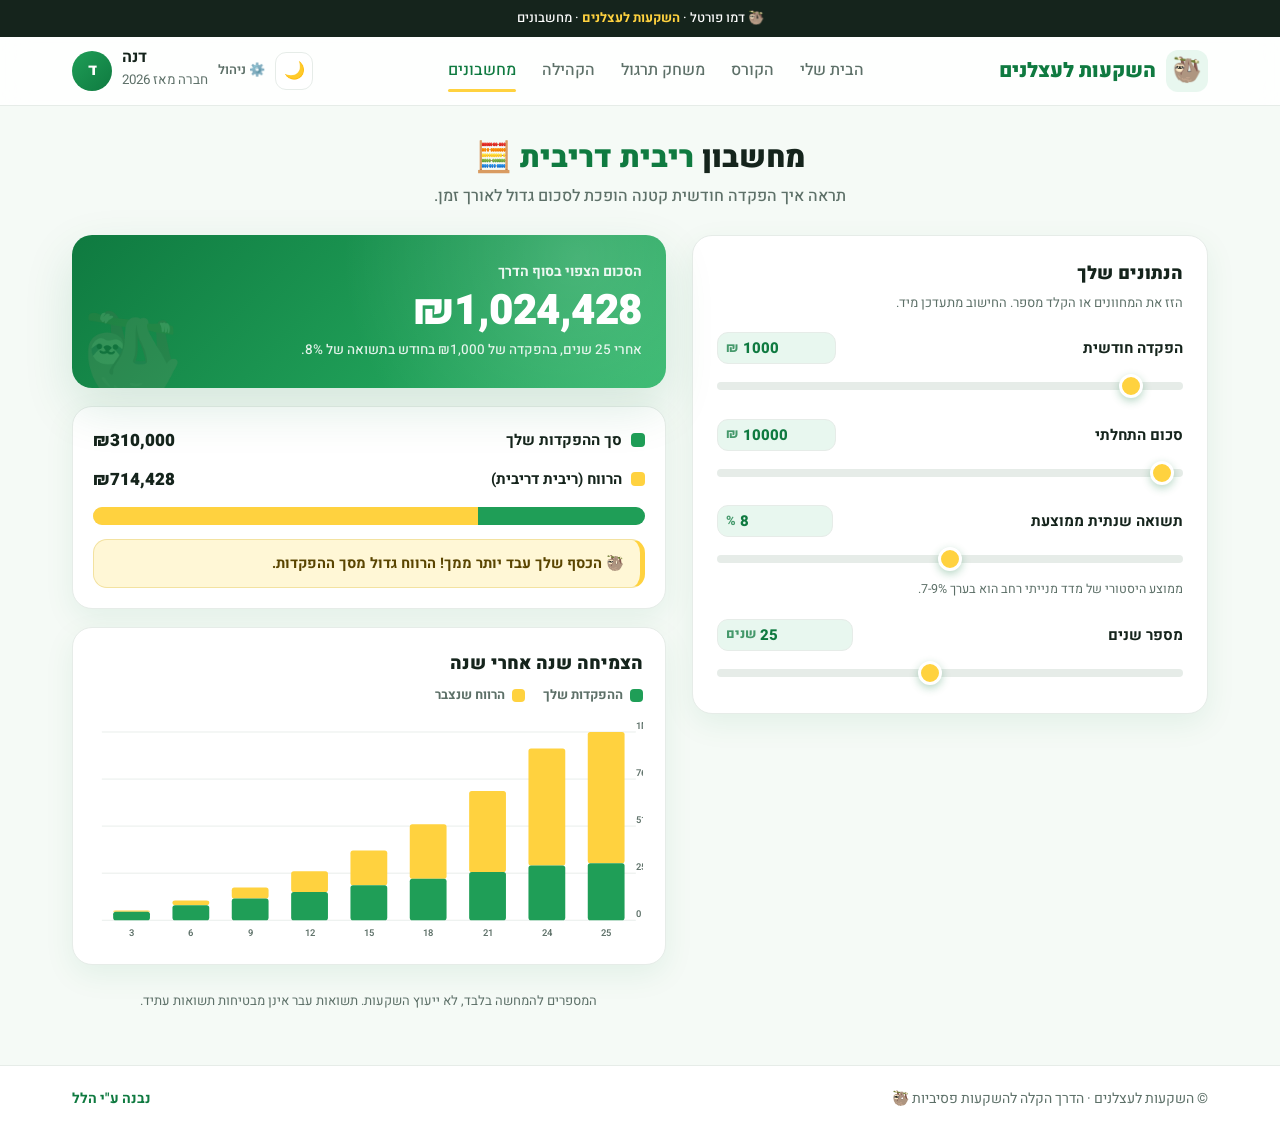
<file: calculator.html>
<!DOCTYPE html>
<html lang="he" dir="rtl">
<head>
<meta charset="UTF-8">
<meta name="viewport" content="width=device-width, initial-scale=1.0">
<link rel="icon" href="data:image/svg+xml,%3Csvg xmlns=%27http://www.w3.org/2000/svg%27 viewBox=%270 0 100 100%27%3E%3Ctext y=%27.9em%27 font-size=%2790%27%3E🦥%3C/text%3E%3C/svg%3E">
<title>מחשבון ריבית דריבית · השקעות לעצלנים 🦥</title>
<link rel="preconnect" href="https://fonts.googleapis.com">
<link href="https://fonts.googleapis.com/css2?family=Heebo:wght@300;400;500;700;800;900&display=swap" rel="stylesheet">
<link href="assets/brand.css" rel="stylesheet">
<style>
/* ===== page-specific only · tokens & shared classes live in brand.css ===== */
.page-head{text-align:center;padding:34px 0 8px}
.page-head h1{font-size:30px;font-weight:900;line-height:1.2}
.page-head h1 span{color:var(--green-deep)}
.page-head p{color:var(--muted);font-weight:500;font-size:16px;margin-top:8px}

.calc-grid{display:grid;grid-template-columns:1fr 1.15fr;gap:26px;align-items:start;padding:18px 0 10px}
@media(max-width:900px){.calc-grid{grid-template-columns:1fr}}

/* inputs panel */
.inputs{padding:24px}
.inputs h2{font-size:18px;font-weight:900;margin-bottom:4px}
.inputs .hint-top{color:var(--muted);font-size:13px;margin-bottom:18px}
.field{margin-bottom:20px}
.field .lab{display:flex;align-items:center;justify-content:space-between;margin-bottom:9px}
.field .lab label{font-weight:700;font-size:15px}
.field .lab .num{display:flex;align-items:center;gap:4px;background:var(--green-soft);border:1px solid var(--line);
  border-radius:11px;padding:4px 8px}
.field .lab .num input{width:84px;border:0;background:transparent;font-family:inherit;font-weight:800;font-size:15px;
  color:var(--green-deep);text-align:left;outline:none;-moz-appearance:textfield}
.field .lab .num input::-webkit-outer-spin-button,
.field .lab .num input::-webkit-inner-spin-button{-webkit-appearance:none;margin:0}
.field .lab .num .u{font-weight:800;font-size:13px;color:var(--green-deep);opacity:.75}
input[type=range]{-webkit-appearance:none;appearance:none;width:100%;height:8px;border-radius:6px;
  background:var(--line);outline:none;cursor:pointer}
input[type=range]::-webkit-slider-thumb{-webkit-appearance:none;appearance:none;width:24px;height:24px;border-radius:50%;
  background:var(--yellow);border:3px solid #fff;box-shadow:0 3px 8px rgba(15,122,64,.3);cursor:pointer;transition:transform .12s}
input[type=range]::-webkit-slider-thumb:hover{transform:scale(1.12)}
input[type=range]::-moz-range-thumb{width:22px;height:22px;border-radius:50%;background:var(--yellow);
  border:3px solid #fff;box-shadow:0 3px 8px rgba(15,122,64,.3);cursor:pointer}
.field .note{color:var(--muted);font-size:12.5px;margin-top:7px}

/* results */
.results{display:flex;flex-direction:column;gap:18px}
.hero-num{background:linear-gradient(135deg,var(--green-deep) 0%,var(--green) 60%,#34b86d 100%);color:#fff;
  border-radius:var(--radius);padding:26px 24px;box-shadow:var(--shadow-lg);position:relative;overflow:hidden}
.hero-num::before{content:"";position:absolute;inset:0;
  background:radial-gradient(circle at 85% 15%,rgba(255,255,255,.16),transparent 45%)}
.hero-num .cap{position:relative;font-weight:700;font-size:14px;opacity:.9}
.hero-num .big{position:relative;font-size:42px;font-weight:900;line-height:1.1;margin-top:4px;letter-spacing:-.5px}
.hero-num .sub{position:relative;font-size:13.5px;opacity:.88;margin-top:6px;font-weight:500}
.hero-num .sloth-mark{position:absolute;bottom:-14px;left:8px;font-size:84px;opacity:.14;line-height:1}

.split{padding:20px}
.split .row{display:flex;align-items:center;justify-content:space-between;gap:12px;margin-bottom:12px}
.split .row .k{display:flex;align-items:center;gap:9px;font-weight:700;font-size:15px}
.split .row .k .sw{width:14px;height:14px;border-radius:4px}
.split .row .v{font-weight:900;font-size:17px}
.sw.dep{background:var(--green)}
.sw.pro{background:var(--yellow)}
.splitbar{height:18px;border-radius:10px;overflow:hidden;display:flex;background:var(--line);margin:14px 0 4px}
.splitbar .seg{height:100%;transition:width .4s cubic-bezier(.2,.8,.3,1)}
.splitbar .seg.dep{background:var(--green)}
.splitbar .seg.pro{background:var(--yellow)}
.splitbar .seg span{display:block;height:100%}
.sloth-line{background:var(--yellow-soft);border:1px solid #f3e2a0;border-right:5px solid var(--yellow);
  border-radius:14px;padding:13px 16px;font-weight:700;color:#5a4500;font-size:14.5px;line-height:1.45}

/* chart */
.chart-panel{padding:22px}
.chart-panel .head{margin-bottom:6px}
.chart-panel .head h2{font-size:18px}
.chart-legend{display:flex;gap:18px;margin-bottom:14px;font-size:13px;font-weight:700;color:var(--muted)}
.chart-legend span{display:inline-flex;align-items:center;gap:7px}
.chart-legend .sw{width:13px;height:13px;border-radius:4px}
.chart-wrap{width:100%;overflow:hidden}
svg.chart{width:100%;height:auto;display:block;font-family:'Heebo',sans-serif}
svg.chart .bar-dep{fill:var(--green)}
svg.chart .bar-pro{fill:var(--yellow)}
svg.chart .grid-line{stroke:var(--line);stroke-width:1}
svg.chart .ax-lbl{fill:var(--muted);font-size:11px;font-weight:600}
svg.chart .col-grp{cursor:default}
svg.chart .col-grp:hover .bar-dep{fill:var(--green-deep)}
svg.chart .col-grp:hover .bar-pro{fill:var(--orange)}
.bartip{position:fixed;pointer-events:none;background:var(--ink);color:#fff;border-radius:10px;padding:8px 11px;
  font-size:12.5px;font-weight:600;line-height:1.5;z-index:300;opacity:0;transition:opacity .12s;white-space:nowrap;
  box-shadow:var(--shadow-lg);transform:translate(-50%,-110%)}
.bartip.show{opacity:1}
.bartip b{color:var(--yellow)}

.disclaimer{text-align:center;color:var(--muted);font-size:13px;padding:8px 0 4px;line-height:1.5}
</style>
</head>
<body>

<div class="demo-flag">🦥 דמו פורטל · <b>השקעות לעצלנים</b> · מחשבונים</div>

<header class="topbar"><div class="wrap">
  <div class="brand"><span class="sloth">🦥</span> השקעות לעצלנים</div>
  <nav class="nav">
    <a href="index.html">הבית שלי</a>
    <a href="lesson.html">הקורס</a>
    <a href="game.html">משחק תרגול</a>
    <a href="community.html">הקהילה</a>
    <a href="calculator.html" class="active">מחשבונים</a>
  </nav>
  <div class="me"><a href="admin.html" style="display:inline-flex;align-items:center;gap:6px;font-size:13px;color:var(--muted);font-weight:600" title="מבט הבעלים">⚙️ ניהול</a><a href="profile.html" style="display:flex;align-items:center;gap:10px"><div style="text-align:left"><div style="font-weight:700;line-height:1.1">דנה</div><small>חברה מאז 2026</small></div><div class="avatar">ד</div></a></div>
</div></header>

<main class="wrap">

  <div class="page-head">
    <h1>מחשבון <span>ריבית דריבית</span> 🧮</h1>
    <p>תראה איך הפקדה חודשית קטנה הופכת לסכום גדול לאורך זמן.</p>
  </div>

  <div class="calc-grid">

    <!-- INPUTS -->
    <section class="panel inputs">
      <h2>הנתונים שלך</h2>
      <div class="hint-top">הזז את המחוונים או הקלד מספר. החישוב מתעדכן מיד.</div>

      <div class="field">
        <div class="lab">
          <label for="r-monthly">הפקדה חודשית</label>
          <div class="num"><input id="n-monthly" type="number" min="100" max="10000" step="50" value="1000"><span class="u">₪</span></div>
        </div>
        <input id="r-monthly" type="range" min="100" max="10000" step="50" value="1000">
      </div>

      <div class="field">
        <div class="lab">
          <label for="r-initial">סכום התחלתי</label>
          <div class="num"><input id="n-initial" type="number" min="0" max="500000" step="1000" value="10000"><span class="u">₪</span></div>
        </div>
        <input id="r-initial" type="range" min="0" max="500000" step="1000" value="10000">
      </div>

      <div class="field">
        <div class="lab">
          <label for="r-rate">תשואה שנתית ממוצעת</label>
          <div class="num"><input id="n-rate" type="number" min="1" max="15" step="0.5" value="8"><span class="u">%</span></div>
        </div>
        <input id="r-rate" type="range" min="1" max="15" step="0.5" value="8">
        <div class="note">ממוצע היסטורי של מדד מנייתי רחב הוא בערך 7-9%.</div>
      </div>

      <div class="field" style="margin-bottom:4px">
        <div class="lab">
          <label for="r-years">מספר שנים</label>
          <div class="num"><input id="n-years" type="number" min="1" max="45" step="1" value="25"><span class="u">שנים</span></div>
        </div>
        <input id="r-years" type="range" min="1" max="45" step="1" value="25">
      </div>
    </section>

    <!-- RESULTS -->
    <div class="results">

      <div class="hero-num">
        <div class="cap">הסכום הצפוי בסוף הדרך</div>
        <div class="big" id="out-fv">₪0</div>
        <div class="sub" id="out-fv-sub"></div>
        <div class="sloth-mark">🦥</div>
      </div>

      <section class="panel split">
        <div class="row">
          <div class="k"><span class="sw dep"></span> סך ההפקדות שלך</div>
          <div class="v" id="out-dep">₪0</div>
        </div>
        <div class="row">
          <div class="k"><span class="sw pro"></span> הרווח (ריבית דריבית)</div>
          <div class="v" id="out-pro">₪0</div>
        </div>
        <div class="splitbar" aria-hidden="true">
          <div class="seg dep" id="seg-dep"></div>
          <div class="seg pro" id="seg-pro"></div>
        </div>
        <div class="sloth-line" id="sloth-line" style="margin-top:14px"></div>
      </section>

      <section class="panel chart-panel">
        <div class="head"><h2>הצמיחה שנה אחרי שנה</h2></div>
        <div class="chart-legend">
          <span><span class="sw" style="background:var(--green)"></span> ההפקדות שלך</span>
          <span><span class="sw" style="background:var(--yellow)"></span> הרווח שנצבר</span>
        </div>
        <div class="chart-wrap"><svg class="chart" id="chart" preserveAspectRatio="xMidYMid meet" role="img" aria-label="גרף צמיחת ההשקעה לאורך השנים"></svg></div>
      </section>

      <div class="disclaimer">המספרים להמחשה בלבד, לא ייעוץ השקעות. תשואות עבר אינן מבטיחות תשואות עתיד.</div>

    </div>

  </div>
</main>

<div class="bartip" id="bartip"></div>

<footer><div class="wrap"><div>© השקעות לעצלנים · הדרך הקלה להשקעות פסיביות 🦥</div><div class="credit">נבנה ע"י הלל</div></div></footer>

<script src="assets/portal.js"></script>
<script>
(function(){
  'use strict';

  /* ---------- helpers ---------- */
  var fmt = new Intl.NumberFormat('he-IL', {maximumFractionDigits:0});
  function shekel(n){ return '₪' + fmt.format(Math.round(n)); }
  function clamp(v,min,max){ v=isNaN(v)?min:v; return Math.min(max, Math.max(min, v)); }

  /* ---------- pair slider <-> number input ---------- */
  function pair(id){
    return {
      r: document.getElementById('r-'+id),
      n: document.getElementById('n-'+id),
      min: function(){ return parseFloat(this.r.min); },
      max: function(){ return parseFloat(this.r.max); },
      val: function(){ return parseFloat(this.r.value); }
    };
  }
  var P = { monthly:pair('monthly'), initial:pair('initial'), rate:pair('rate'), years:pair('years') };

  function bind(p){
    p.r.addEventListener('input', function(){ p.n.value = p.r.value; compute(); });
    // number input: live as they type, but only re-sync slider within range
    p.n.addEventListener('input', function(){
      var v = parseFloat(p.n.value);
      if(!isNaN(v)){ p.r.value = clamp(v, p.min(), p.max()); }
      compute();
    });
    // on blur, snap the number field into the valid range
    p.n.addEventListener('blur', function(){
      var v = clamp(parseFloat(p.n.value), p.min(), p.max());
      p.n.value = v; p.r.value = v; compute();
    });
  }
  Object.keys(P).forEach(function(k){ bind(P[k]); });

  /* ---------- read inputs (clamped) ---------- */
  function readInputs(){
    var monthly = clamp(parseFloat(P.monthly.n.value), P.monthly.min(), P.monthly.max());
    var initial = clamp(parseFloat(P.initial.n.value), P.initial.min(), P.initial.max());
    var rate    = clamp(parseFloat(P.rate.n.value),    P.rate.min(),    P.rate.max());
    var years   = Math.round(clamp(parseFloat(P.years.n.value), P.years.min(), P.years.max()));
    return {monthly:monthly, initial:initial, rate:rate, years:years};
  }

  /* ---------- core math: monthly compounding ---------- */
  // FV = initial*(1+r)^n + monthly*(((1+r)^n - 1)/r)   ; r = annual/100/12 ; n = years*12
  function futureValue(initial, monthly, annualRate, months){
    var r = annualRate/100/12;
    if (r === 0){
      return initial + monthly*months;
    }
    var growth = Math.pow(1+r, months);
    return initial*growth + monthly*((growth - 1)/r);
  }

  /* ---------- the chart (hand-rolled SVG, stacked bars) ---------- */
  var tip = document.getElementById('bartip');
  function buildChart(svg, series, years){
    // series: array per displayed year of {label, deposited, value}
    var W = 640, H = 260;
    var padL = 8, padR = 8, padT = 14, padB = 26;
    var plotW = W - padL - padR;
    var plotH = H - padT - padB;
    var maxVal = Math.max.apply(null, series.map(function(s){ return s.value; }));
    if (maxVal <= 0) maxVal = 1;

    var n = series.length;
    var slot = plotW / n;
    var barW = Math.min(slot * 0.62, 46);

    var parts = [];
    parts.push('<g>');
    // horizontal gridlines + y labels (4 lines)
    for (var g=0; g<=4; g++){
      var gy = padT + plotH * (g/4);
      var gVal = maxVal * (1 - g/4);
      parts.push('<line class="grid-line" x1="'+padL+'" y1="'+gy.toFixed(1)+'" x2="'+(W-padR)+'" y2="'+gy.toFixed(1)+'"/>');
      // y label on the right (RTL)
      parts.push('<text class="ax-lbl" x="'+(W-padR)+'" y="'+(gy-4).toFixed(1)+'" text-anchor="end">'+shortNum(gVal)+'</text>');
    }
    parts.push('</g>');

    series.forEach(function(s, i){
      var cx = padL + slot*i + slot/2;
      var x = cx - barW/2;
      var depH = plotH * (s.deposited / maxVal);
      var totH = plotH * (s.value / maxVal);
      var proH = Math.max(0, totH - depH);
      var yDepTop = padT + plotH - depH;
      var yProTop = yDepTop - proH;
      var profit = Math.max(0, s.value - s.deposited);

      parts.push(
        '<g class="col-grp" '+
        'data-year="'+s.label+'" data-dep="'+Math.round(s.deposited)+'" '+
        'data-pro="'+Math.round(profit)+'" data-tot="'+Math.round(s.value)+'">'
      );
      // profit segment (top, yellow)
      if (proH > 0.3){
        parts.push('<rect class="bar-pro" x="'+x.toFixed(1)+'" y="'+yProTop.toFixed(1)+'" width="'+barW.toFixed(1)+
          '" height="'+proH.toFixed(1)+'" rx="3"/>');
      }
      // deposited segment (bottom, green)
      parts.push('<rect class="bar-dep" x="'+x.toFixed(1)+'" y="'+yDepTop.toFixed(1)+'" width="'+barW.toFixed(1)+
        '" height="'+depH.toFixed(1)+'" rx="3"/>');
      // x label
      parts.push('<text class="ax-lbl" x="'+cx.toFixed(1)+'" y="'+(H-8)+'" text-anchor="middle">'+s.label+'</text>');
      parts.push('</g>');
    });

    svg.setAttribute('viewBox', '0 0 '+W+' '+H);
    svg.innerHTML = parts.join('');

    // tooltips
    var grps = svg.querySelectorAll('.col-grp');
    grps.forEach(function(grp){
      grp.addEventListener('mousemove', function(e){
        tip.innerHTML =
          'שנה '+grp.getAttribute('data-year')+'<br>'+
          'הפקדות: '+shekel(+grp.getAttribute('data-dep'))+'<br>'+
          'רווח: <b>'+shekel(+grp.getAttribute('data-pro'))+'</b><br>'+
          'סה"כ: '+shekel(+grp.getAttribute('data-tot'));
        tip.style.left = e.clientX+'px';
        tip.style.top  = e.clientY+'px';
        tip.classList.add('show');
      });
      grp.addEventListener('mouseleave', function(){ tip.classList.remove('show'); });
    });
  }

  function shortNum(v){
    if (v >= 1000000) return (v/1000000).toFixed(v>=10000000?0:1).replace(/\.0$/,'')+'M';
    if (v >= 1000) return Math.round(v/1000)+'K';
    return Math.round(v).toString();
  }

  /* pick a clean set of years to show as bars (cap at ~12 columns) */
  function pickYears(total){
    if (total <= 12){
      var arr = [];
      for (var y=1; y<=total; y++) arr.push(y);
      return arr;
    }
    var step = Math.ceil(total/11);
    var out = [];
    for (var yy=step; yy<total; yy+=step) out.push(yy);
    if (out[out.length-1] !== total) out.push(total);
    return out;
  }

  /* ---------- main compute + render ---------- */
  var chartSvg = document.getElementById('chart');
  function compute(){
    var inp = readInputs();
    var months = inp.years * 12;

    var fv = futureValue(inp.initial, inp.monthly, inp.rate, months);
    var totalDeposited = inp.initial + inp.monthly * months;
    var totalProfit = fv - totalDeposited;
    if (totalProfit < 0) totalProfit = 0;

    // hero
    document.getElementById('out-fv').textContent = shekel(fv);
    document.getElementById('out-fv-sub').textContent =
      'אחרי ' + inp.years + ' שנים, בהפקדה של ' + shekel(inp.monthly) + ' בחודש בתשואה של ' + inp.rate + '%.';

    // breakdown
    document.getElementById('out-dep').textContent = shekel(totalDeposited);
    document.getElementById('out-pro').textContent = shekel(totalProfit);

    var totForBar = totalDeposited + totalProfit;
    var depPct = totForBar > 0 ? (totalDeposited/totForBar*100) : 100;
    document.getElementById('seg-dep').style.width = depPct.toFixed(2) + '%';
    document.getElementById('seg-pro').style.width = (100-depPct).toFixed(2) + '%';

    // sloth line (adaptive)
    var line;
    if (totalProfit > totalDeposited){
      line = '🦥 הכסף שלך עבד יותר ממך! הרווח גדול מסך ההפקדות.';
    } else if (totalProfit > totalDeposited*0.5){
      line = '🦥 ריבית דריבית מתחילה להראות שריר. הרווח כבר חלק רציני מהסכום.';
    } else if (inp.years < 5){
      line = '🦥 תן לזה זמן. הקסם האמיתי של ריבית דריבית מתפוצץ בשנים המאוחרות.';
    } else {
      line = '🦥 כל שנה שעוברת, הכסף עובד קצת יותר קשה בשבילך.';
    }
    document.getElementById('sloth-line').textContent = line;

    // chart: cumulative per displayed year
    var picks = pickYears(inp.years);
    var series = picks.map(function(y){
      var m = y * 12;
      var val = futureValue(inp.initial, inp.monthly, inp.rate, m);
      var dep = inp.initial + inp.monthly * m;
      return { label: String(y), deposited: dep, value: val };
    });
    buildChart(chartSvg, series, inp.years);
  }

  compute();
})();
</script>
</body>
</html>
</file>
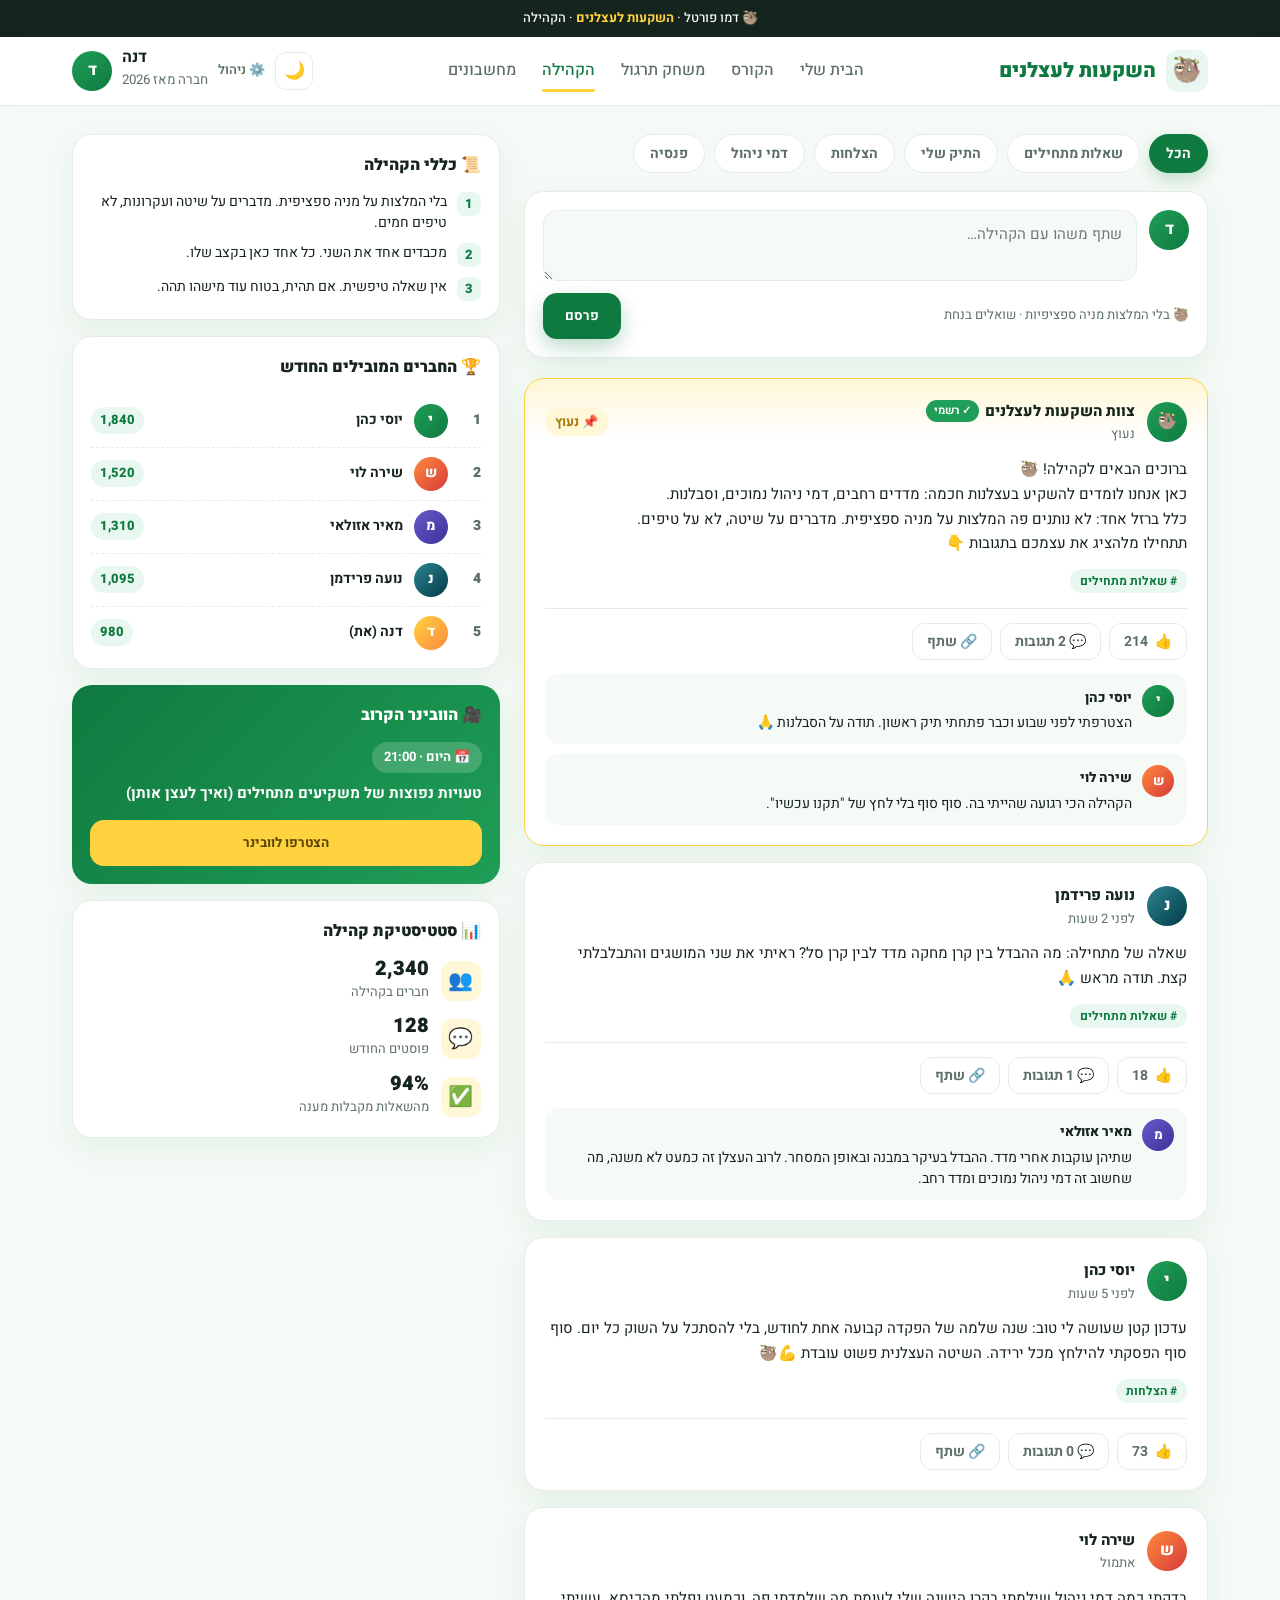
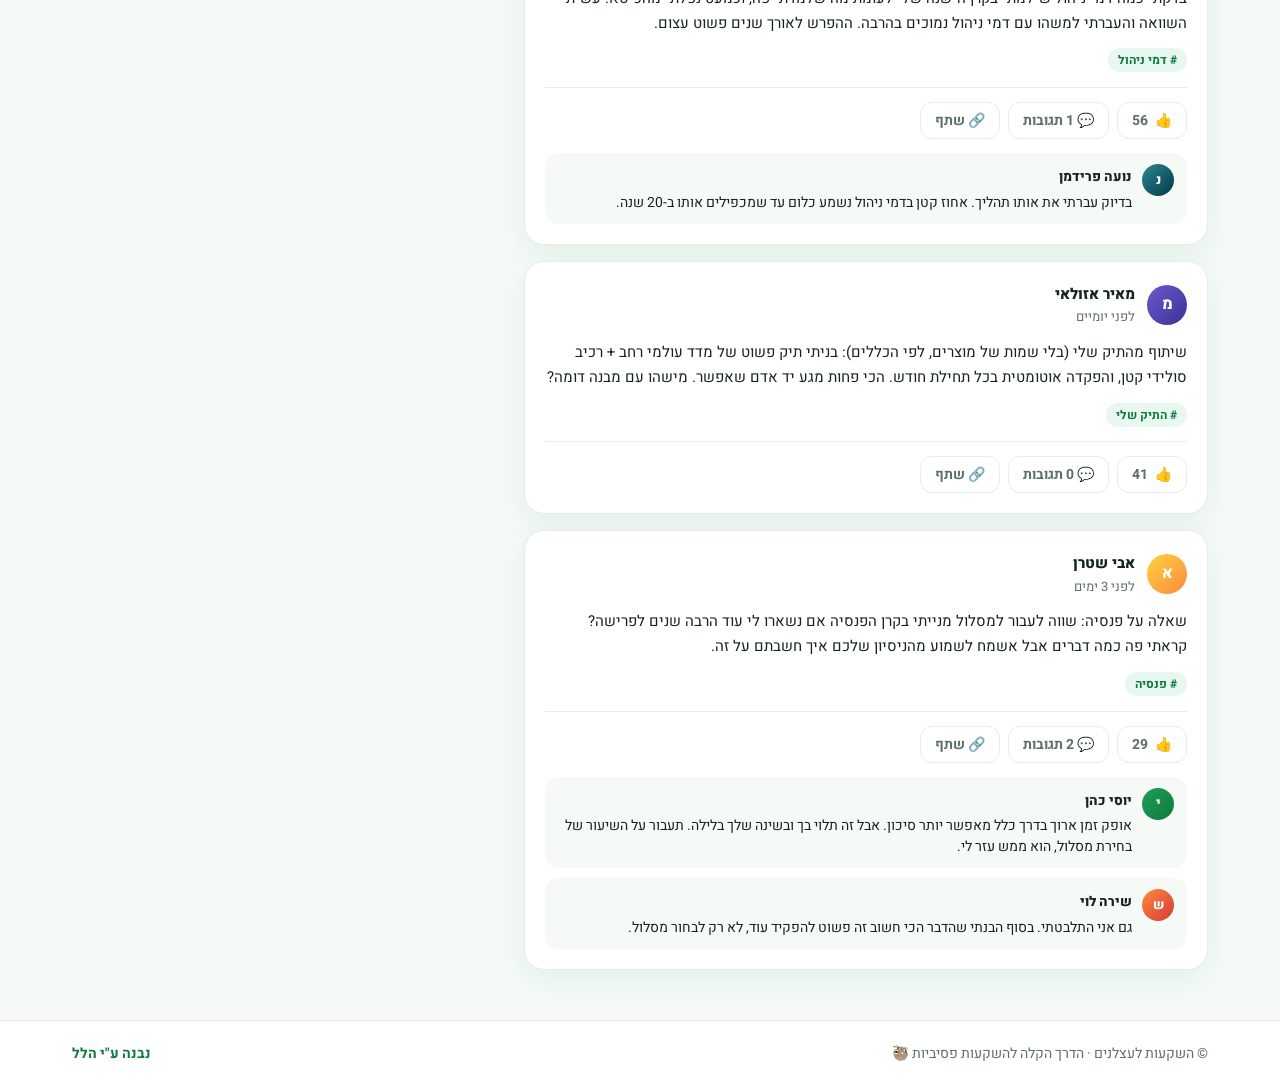
<file: community.html>
<!DOCTYPE html>
<html lang="he" dir="rtl">
<head>
<meta charset="UTF-8">
<meta name="viewport" content="width=device-width, initial-scale=1.0">
<link rel="icon" href="data:image/svg+xml,%3Csvg xmlns=%27http://www.w3.org/2000/svg%27 viewBox=%270 0 100 100%27%3E%3Ctext y=%27.9em%27 font-size=%2790%27%3E🦥%3C/text%3E%3C/svg%3E">
<title>השקעות לעצלנים · הקהילה</title>
<link rel="preconnect" href="https://fonts.googleapis.com">
<link href="https://fonts.googleapis.com/css2?family=Heebo:wght@300;400;500;700;800;900&display=swap" rel="stylesheet">
<link href="assets/brand.css" rel="stylesheet">
<style>
  /* community-specific */
  .community{display:grid;grid-template-columns:1.6fr 1fr;gap:24px;padding:28px 0 10px;align-items:start}
  @media(max-width:860px){.community{grid-template-columns:1fr}}

  /* category chips */
  .chips{display:flex;flex-wrap:wrap;gap:9px;margin-bottom:18px}
  .chip{border:1px solid var(--line);background:var(--card);color:var(--muted);font-family:inherit;font-weight:700;font-size:14px;padding:8px 16px;border-radius:30px;cursor:pointer;transition:all .15s}
  .chip:hover{border-color:var(--green);color:var(--green-deep)}
  .chip.active{background:var(--green-deep);color:#fff;border-color:var(--green-deep);box-shadow:0 6px 16px rgba(15,122,64,.22)}

  /* composer */
  .composer{background:var(--card);border:1px solid var(--line);border-radius:var(--radius);box-shadow:var(--shadow);padding:18px;margin-bottom:20px}
  .composer .row{display:flex;gap:12px;align-items:flex-start}
  .composer textarea{flex:1;border:1px solid var(--line);border-radius:14px;background:var(--bg);font-family:inherit;font-size:15px;color:var(--ink);padding:12px 14px;resize:vertical;min-height:54px;line-height:1.5}
  .composer textarea:focus{outline:none;border-color:var(--green);background:var(--card)}
  .composer .foot{display:flex;justify-content:space-between;align-items:center;margin-top:12px}
  .composer .foot small{color:var(--muted);font-size:13px}

  /* feed */
  .feed{display:flex;flex-direction:column;gap:16px}
  .post{background:var(--card);border:1px solid var(--line);border-radius:var(--radius);box-shadow:var(--shadow);padding:20px;transition:box-shadow .18s}
  .post:hover{box-shadow:var(--shadow-lg)}
  .post.pinned{border-color:var(--yellow);background:linear-gradient(180deg,var(--yellow-soft) 0%,var(--card) 60px)}
  .post-head{display:flex;align-items:center;gap:12px;margin-bottom:12px}
  .post-head .avatar{flex:none}
  .post-who b{font-weight:800;font-size:15px;display:inline-flex;align-items:center;gap:6px}
  .post-who small{color:var(--muted);font-size:13px;display:block}
  .verified{background:var(--green);color:#fff;font-size:11px;font-weight:700;padding:2px 8px;border-radius:20px;display:inline-flex;align-items:center;gap:3px}
  .pin-badge{margin-right:auto;font-size:13px;color:#a8780a;font-weight:700;background:var(--yellow-soft);padding:4px 10px;border-radius:20px}
  .post-body{font-size:15px;line-height:1.65;color:var(--ink);white-space:pre-wrap}
  .post-cat{margin-top:12px}
  .post-actions{display:flex;gap:8px;align-items:center;margin-top:14px;padding-top:14px;border-top:1px solid var(--line)}
  .act{border:1px solid var(--line);background:var(--card);color:var(--muted);font-family:inherit;font-weight:700;font-size:14px;padding:7px 14px;border-radius:12px;cursor:pointer;display:inline-flex;align-items:center;gap:7px;transition:all .15s}
  .act:hover{border-color:var(--green);color:var(--green-deep)}
  .act.liked{background:var(--green-soft);border-color:var(--green);color:var(--green-deep)}

  /* comments */
  .comments{margin-top:14px;display:flex;flex-direction:column;gap:10px}
  .comment{display:flex;gap:10px;background:var(--bg);border-radius:14px;padding:11px 13px}
  .comment .ca{width:32px;height:32px;border-radius:50%;display:grid;place-items:center;color:#fff;font-weight:800;font-size:13px;flex:none}
  .comment .ctext b{font-weight:800;font-size:13.5px}
  .comment .ctext span{display:block;font-size:14px;color:var(--ink);line-height:1.5;margin-top:2px}

  /* sidebar */
  .side{display:flex;flex-direction:column;gap:16px;position:sticky;top:84px}
  @media(max-width:860px){.side{position:static}}
  .card{background:var(--card);border:1px solid var(--line);border-radius:var(--radius);box-shadow:var(--shadow);padding:18px}
  .card h3{font-size:16px;font-weight:900;margin-bottom:14px;display:flex;align-items:center;gap:8px}
  .rules li{list-style:none;display:flex;gap:10px;align-items:flex-start;font-size:14px;color:var(--ink);margin-bottom:10px;line-height:1.45}
  .rules li:last-child{margin-bottom:0}
  .rules .num{flex:none;width:24px;height:24px;border-radius:8px;background:var(--green-soft);color:var(--green-deep);display:grid;place-items:center;font-weight:800;font-size:13px}

  .lead-row{display:flex;align-items:center;gap:11px;padding:9px 0;border-bottom:1px dashed var(--line)}
  .lead-row:last-child{border-bottom:0;padding-bottom:0}
  .lead-row .rank{flex:none;font-weight:900;width:22px;color:var(--muted);font-size:14px}
  .lead-row .la{width:34px;height:34px;border-radius:50%;display:grid;place-items:center;color:#fff;font-weight:800;font-size:14px;flex:none}
  .lead-row .ln{flex:1;font-weight:700;font-size:14px}
  .lead-row .lp{font-weight:800;color:var(--green-deep);font-size:13px;background:var(--green-soft);padding:3px 9px;border-radius:20px}

  .webinar{background:linear-gradient(135deg,var(--green-deep),var(--green));color:#fff;border:0}
  .webinar h3{color:#fff}
  .webinar .when{display:inline-flex;align-items:center;gap:7px;background:rgba(255,255,255,.18);padding:5px 12px;border-radius:20px;font-weight:700;font-size:13px;margin-bottom:10px}
  .webinar p{font-size:15px;font-weight:700;line-height:1.4;margin-bottom:16px}
  .webinar .btn-yellow{width:100%;justify-content:center}

  .cstats{display:flex;flex-direction:column;gap:12px}
  .cstat{display:flex;align-items:center;gap:12px}
  .cstat .ic{width:40px;height:40px;border-radius:12px;background:var(--yellow-soft);display:grid;place-items:center;font-size:20px;flex:none}
  .cstat b{font-size:20px;font-weight:900;display:block;line-height:1}
  .cstat small{color:var(--muted);font-size:13px}

  .hidden{display:none !important}
</style>
</head>
<body>

<div class="demo-flag">🦥 דמו פורטל · <b>השקעות לעצלנים</b> · הקהילה</div>

<header class="topbar"><div class="wrap">
  <div class="brand"><span class="sloth">🦥</span> השקעות לעצלנים</div>
  <nav class="nav">
    <a href="index.html">הבית שלי</a>
    <a href="lesson.html">הקורס</a>
    <a href="game.html">משחק תרגול</a>
    <a href="community.html" class="active">הקהילה</a>
    <a href="calculator.html">מחשבונים</a>
  </nav>
  <div class="me"><a href="admin.html" style="display:inline-flex;align-items:center;gap:6px;font-size:13px;color:var(--muted);font-weight:600" title="מבט הבעלים">⚙️ ניהול</a><a href="profile.html" style="display:flex;align-items:center;gap:10px"><div style="text-align:left"><div style="font-weight:700;line-height:1.1">דנה</div><small>חברה מאז 2026</small></div><div class="avatar">ד</div></a></div>
</div></header>

<div class="wrap">
  <div class="community">

    <!-- ===== MAIN FEED ===== -->
    <main>
      <div class="chips" id="chips">
        <button class="chip active" data-cat="all">הכל</button>
        <button class="chip" data-cat="beginners">שאלות מתחילים</button>
        <button class="chip" data-cat="portfolio">התיק שלי</button>
        <button class="chip" data-cat="wins">הצלחות</button>
        <button class="chip" data-cat="fees">דמי ניהול</button>
        <button class="chip" data-cat="pension">פנסיה</button>
      </div>

      <!-- composer -->
      <div class="composer">
        <div class="row">
          <div class="avatar">ד</div>
          <textarea id="composerText" placeholder="שתף משהו עם הקהילה…"></textarea>
        </div>
        <div class="foot">
          <small>🦥 בלי המלצות מניה ספציפיות · שואלים בנחת</small>
          <button class="btn btn-green" id="postBtn">פרסם</button>
        </div>
      </div>

      <!-- feed -->
      <div class="feed" id="feed"></div>
    </main>

    <!-- ===== SIDEBAR ===== -->
    <aside class="side">

      <div class="card">
        <h3>📜 כללי הקהילה</h3>
        <ul class="rules">
          <li><span class="num">1</span><span>בלי המלצות על מניה ספציפית. מדברים על שיטה ועקרונות, לא טיפים חמים.</span></li>
          <li><span class="num">2</span><span>מכבדים אחד את השני. כל אחד כאן בקצב שלו.</span></li>
          <li><span class="num">3</span><span>אין שאלה טיפשית. אם תהית, בטוח עוד מישהו תהה.</span></li>
        </ul>
      </div>

      <div class="card">
        <h3>🏆 החברים המובילים החודש</h3>
        <div class="lead-row"><span class="rank">1</span><span class="la" style="background:linear-gradient(135deg,#1f9e57,#0f7a40)">י</span><span class="ln">יוסי כהן</span><span class="lp">1,840</span></div>
        <div class="lead-row"><span class="rank">2</span><span class="la" style="background:linear-gradient(135deg,#ff8a3d,#d63a3a)">ש</span><span class="ln">שירה לוי</span><span class="lp">1,520</span></div>
        <div class="lead-row"><span class="rank">3</span><span class="la" style="background:linear-gradient(135deg,#6a5acd,#3b3197)">מ</span><span class="ln">מאיר אזולאי</span><span class="lp">1,310</span></div>
        <div class="lead-row"><span class="rank">4</span><span class="la" style="background:linear-gradient(135deg,#2f8592,#003b46)">נ</span><span class="ln">נועה פרידמן</span><span class="lp">1,095</span></div>
        <div class="lead-row"><span class="rank">5</span><span class="la" style="background:linear-gradient(135deg,#ffd23f,#ff8a3d)">ד</span><span class="ln">דנה (את)</span><span class="lp">980</span></div>
      </div>

      <div class="card webinar">
        <h3>🎥 הוובינר הקרוב</h3>
        <span class="when">📅 היום · 21:00</span>
        <p>טעויות נפוצות של משקיעים מתחילים (ואיך לעצן אותן)</p>
        <button class="btn btn-yellow" id="joinWebinar">הצטרפו לוובינר</button>
      </div>

      <div class="card">
        <h3>📊 סטטיסטיקת קהילה</h3>
        <div class="cstats">
          <div class="cstat"><span class="ic">👥</span><div><b>2,340</b><small>חברים בקהילה</small></div></div>
          <div class="cstat"><span class="ic">💬</span><div><b>128</b><small>פוסטים החודש</small></div></div>
          <div class="cstat"><span class="ic">✅</span><div><b>94%</b><small>מהשאלות מקבלות מענה</small></div></div>
        </div>
      </div>

    </aside>

  </div>
</div>

<footer><div class="wrap"><div>© השקעות לעצלנים · הדרך הקלה להשקעות פסיביות 🦥</div><div class="credit">נבנה ע"י הלל</div></div></footer>

<script src="assets/portal.js"></script>
<script>
(function(){
  const CAT_LABELS = {
    beginners:'שאלות מתחילים', portfolio:'התיק שלי', wins:'הצלחות',
    fees:'דמי ניהול', pension:'פנסיה'
  };
  const COLORS = [
    'linear-gradient(135deg,#1f9e57,#0f7a40)',
    'linear-gradient(135deg,#ff8a3d,#d63a3a)',
    'linear-gradient(135deg,#6a5acd,#3b3197)',
    'linear-gradient(135deg,#2f8592,#003b46)',
    'linear-gradient(135deg,#ffd23f,#ff8a3d)'
  ];
  let colorIdx = 0;
  const nextColor = () => COLORS[(colorIdx++) % COLORS.length];

  // seed posts (newest-ish first, pinned forced to top)
  const posts = [
    {
      pinned:true, author:'צוות השקעות לעצלנים', initial:'🦥', verified:true,
      color:'linear-gradient(135deg,#1f9e57,#0f7a40)', time:'נעוץ', cat:'beginners',
      body:'ברוכים הבאים לקהילה! 🦥\nכאן אנחנו לומדים להשקיע בעצלנות חכמה: מדדים רחבים, דמי ניהול נמוכים, וסבלנות.\nכלל ברזל אחד: לא נותנים פה המלצות על מניה ספציפית. מדברים על שיטה, לא על טיפים.\nתתחילו מלהציג את עצמכם בתגובות 👇',
      likes:214, liked:false,
      comments:[
        {author:'יוסי כהן', initial:'י', color:'linear-gradient(135deg,#1f9e57,#0f7a40)', text:'הצטרפתי לפני שבוע וכבר פתחתי תיק ראשון. תודה על הסבלנות 🙏'},
        {author:'שירה לוי', initial:'ש', color:'linear-gradient(135deg,#ff8a3d,#d63a3a)', text:'הקהילה הכי רגועה שהייתי בה. סוף סוף בלי לחץ של "תקנו עכשיו".'}
      ]
    },
    {
      author:'נועה פרידמן', initial:'נ', color:'linear-gradient(135deg,#2f8592,#003b46)',
      time:'לפני 2 שעות', cat:'beginners',
      body:'שאלה של מתחילה: מה ההבדל בין קרן מחקה מדד לבין קרן סל? ראיתי את שני המושגים והתבלבלתי קצת. תודה מראש 🙏',
      likes:18, liked:false,
      comments:[
        {author:'מאיר אזולאי', initial:'מ', color:'linear-gradient(135deg,#6a5acd,#3b3197)', text:'שתיהן עוקבות אחרי מדד. ההבדל בעיקר במבנה ובאופן המסחר. לרוב העצלן זה כמעט לא משנה, מה שחשוב זה דמי ניהול נמוכים ומדד רחב.'}
      ]
    },
    {
      author:'יוסי כהן', initial:'י', color:'linear-gradient(135deg,#1f9e57,#0f7a40)',
      time:'לפני 5 שעות', cat:'wins',
      body:'עדכון קטן שעושה לי טוב: שנה שלמה של הפקדה קבועה אחת לחודש, בלי להסתכל על השוק כל יום. סוף סוף הפסקתי להילחץ מכל ירידה. השיטה העצלנית פשוט עובדת 💪🦥',
      likes:73, liked:false,
      comments:[]
    },
    {
      author:'שירה לוי', initial:'ש', color:'linear-gradient(135deg,#ff8a3d,#d63a3a)',
      time:'אתמול', cat:'fees',
      body:'בדקתי כמה דמי ניהול שילמתי בקרן הישנה שלי לעומת מה שלמדתי פה, וכמעט נפלתי מהכיסא. עשיתי השוואה והעברתי למשהו עם דמי ניהול נמוכים בהרבה. ההפרש לאורך שנים פשוט עצום.',
      likes:56, liked:false,
      comments:[
        {author:'נועה פרידמן', initial:'נ', color:'linear-gradient(135deg,#2f8592,#003b46)', text:'בדיוק עברתי את אותו תהליך. אחוז קטן בדמי ניהול נשמע כלום עד שמכפילים אותו ב-20 שנה.'}
      ]
    },
    {
      author:'מאיר אזולאי', initial:'מ', color:'linear-gradient(135deg,#6a5acd,#3b3197)',
      time:'לפני יומיים', cat:'portfolio',
      body:'שיתוף מהתיק שלי (בלי שמות של מוצרים, לפי הכללים): בניתי תיק פשוט של מדד עולמי רחב + רכיב סולידי קטן, והפקדה אוטומטית בכל תחילת חודש. הכי פחות מגע יד אדם שאפשר. מישהו עם מבנה דומה?',
      likes:41, liked:false,
      comments:[]
    },
    {
      author:'אבי שטרן', initial:'א', color:'linear-gradient(135deg,#ffd23f,#ff8a3d)',
      time:'לפני 3 ימים', cat:'pension',
      body:'שאלה על פנסיה: שווה לעבור למסלול מנייתי בקרן הפנסיה אם נשארו לי עוד הרבה שנים לפרישה? קראתי פה כמה דברים אבל אשמח לשמוע מהניסיון שלכם איך חשבתם על זה.',
      likes:29, liked:false,
      comments:[
        {author:'יוסי כהן', initial:'י', color:'linear-gradient(135deg,#1f9e57,#0f7a40)', text:'אופק זמן ארוך בדרך כלל מאפשר יותר סיכון. אבל זה תלוי בך ובשינה שלך בלילה. תעבור על השיעור של בחירת מסלול, הוא ממש עזר לי.'},
        {author:'שירה לוי', initial:'ש', color:'linear-gradient(135deg,#ff8a3d,#d63a3a)', text:'גם אני התלבטתי. בסוף הבנתי שהדבר הכי חשוב זה פשוט להפקיד עוד, לא רק לבחור מסלול.'}
      ]
    }
  ];

  const feedEl = document.getElementById('feed');
  let activeCat = 'all';

  function escapeHtml(s){
    return s.replace(/&/g,'&amp;').replace(/</g,'&lt;').replace(/>/g,'&gt;');
  }

  function commentHtml(c){
    return `<div class="comment">
        <div class="ca" style="background:${c.color}">${escapeHtml(c.initial)}</div>
        <div class="ctext"><b>${escapeHtml(c.author)}</b><span>${escapeHtml(c.text)}</span></div>
      </div>`;
  }

  function postHtml(p, idx){
    const catTag = p.cat && CAT_LABELS[p.cat]
      ? `<div class="post-cat"><span class="tag done"># ${CAT_LABELS[p.cat]}</span></div>` : '';
    const verified = p.verified ? `<span class="verified">✓ רשמי</span>` : '';
    const pin = p.pinned ? `<span class="pin-badge">📌 נעוץ</span>` : '';
    const comments = (p.comments && p.comments.length)
      ? `<div class="comments">${p.comments.map(commentHtml).join('')}</div>` : '';
    const commentCount = p.comments ? p.comments.length : 0;
    return `<article class="post${p.pinned?' pinned':''}" data-cat="${p.cat||'all'}" data-idx="${idx}">
        <div class="post-head">
          <div class="avatar" style="background:${p.color}">${escapeHtml(p.initial)}</div>
          <div class="post-who">
            <b>${escapeHtml(p.author)} ${verified}</b>
            <small>${escapeHtml(p.time)}</small>
          </div>
          ${pin}
        </div>
        <div class="post-body">${escapeHtml(p.body)}</div>
        ${catTag}
        <div class="post-actions">
          <button class="act like-btn${p.liked?' liked':''}" data-idx="${idx}">👍 <span class="lc">${p.likes}</span></button>
          <button class="act">💬 ${commentCount} תגובות</button>
          <button class="act">🔗 שתף</button>
        </div>
        ${comments}
      </article>`;
  }

  function render(){
    feedEl.innerHTML = posts.map((p,i)=>postHtml(p,i)).join('');
    // apply category filter
    feedEl.querySelectorAll('.post').forEach(el=>{
      const c = el.getAttribute('data-cat');
      const isPinned = el.classList.contains('pinned');
      if(activeCat==='all' || c===activeCat || isPinned) el.classList.remove('hidden');
      else el.classList.add('hidden');
    });
  }

  // like toggle (event delegation)
  feedEl.addEventListener('click', e=>{
    const btn = e.target.closest('.like-btn');
    if(!btn) return;
    const idx = +btn.getAttribute('data-idx');
    const p = posts[idx];
    p.liked = !p.liked;
    p.likes += p.liked ? 1 : -1;
    btn.classList.toggle('liked', p.liked);
    btn.querySelector('.lc').textContent = p.likes;
  });

  // chips
  document.getElementById('chips').addEventListener('click', e=>{
    const chip = e.target.closest('.chip');
    if(!chip) return;
    document.querySelectorAll('.chip').forEach(c=>c.classList.remove('active'));
    chip.classList.add('active');
    activeCat = chip.getAttribute('data-cat');
    render();
  });

  // composer
  document.getElementById('postBtn').addEventListener('click', ()=>{
    const ta = document.getElementById('composerText');
    const val = ta.value.trim();
    if(!val){ Portal.toast('כתוב משהו קודם'); return; }
    posts.splice(1, 0, {          // after the pinned post
      author:'דנה', initial:'ד', color:nextColor(),
      time:'עכשיו', cat:activeCat==='all'?'beginners':activeCat,
      body:val, likes:0, liked:false, comments:[]
    });
    ta.value='';
    render();
    Portal.toast('הפוסט פורסם 🦥');
  });

  // webinar
  document.getElementById('joinWebinar').addEventListener('click', ()=>{
    Portal.toast('נרשמת לוובינר! נשלח לך תזכורת 🎥');
  });

  render();
})();
</script>
</body>
</html>
</file>
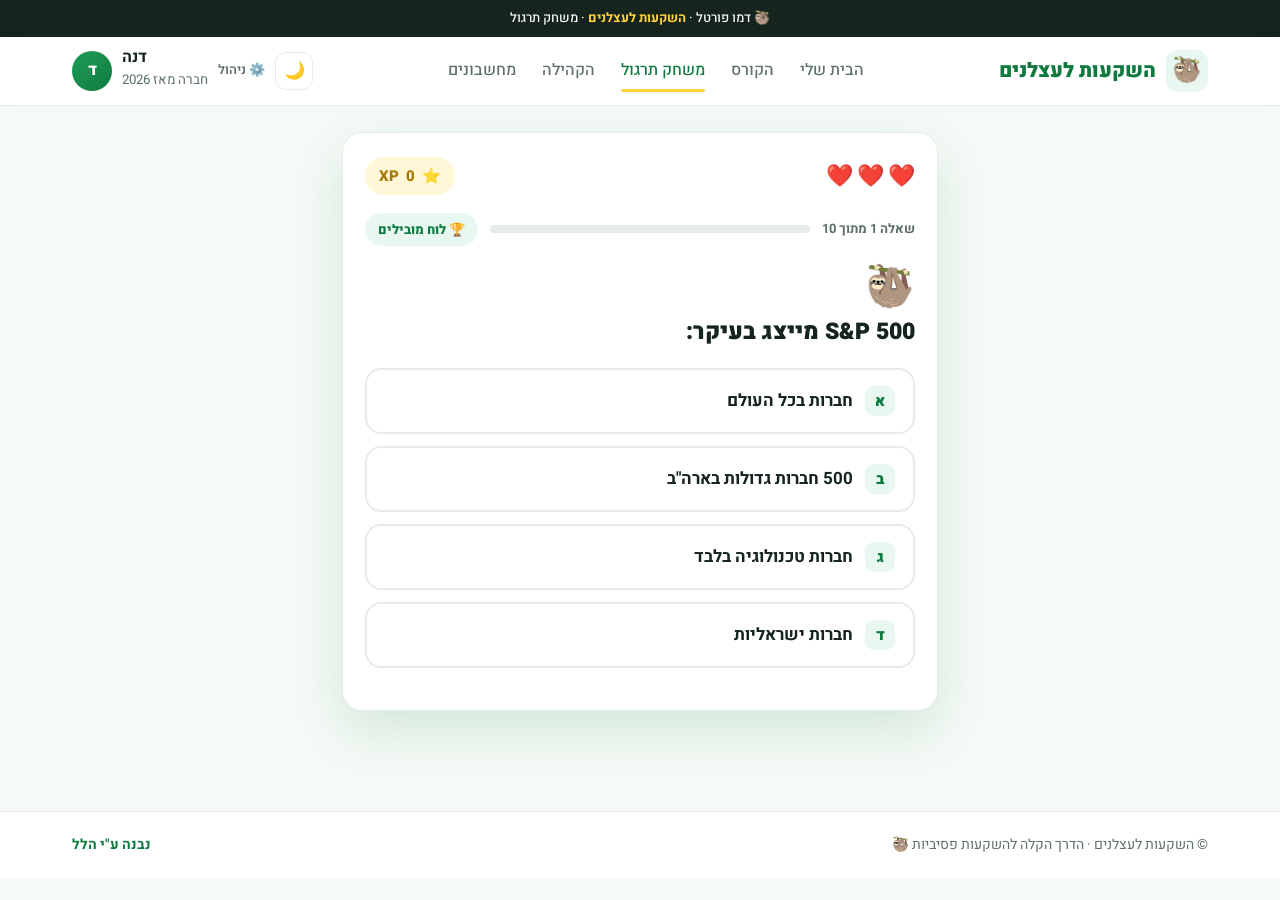
<file: game.html>
<!DOCTYPE html>
<html lang="he" dir="rtl">
<head>
<meta charset="UTF-8">
<meta name="viewport" content="width=device-width, initial-scale=1">
<link rel="icon" href="data:image/svg+xml,%3Csvg xmlns=%27http://www.w3.org/2000/svg%27 viewBox=%270 0 100 100%27%3E%3Ctext y=%27.9em%27 font-size=%2790%27%3E🦥%3C/text%3E%3C/svg%3E">
<title>משחק תרגול · השקעות לעצלנים 🦥</title>
<link rel="preconnect" href="https://fonts.googleapis.com">
<link href="https://fonts.googleapis.com/css2?family=Heebo:wght@300;400;500;700;800;900&display=swap" rel="stylesheet">
<link href="assets/brand.css" rel="stylesheet">
<style>
/* ===== game-specific only (tokens + shared classes come from brand.css) ===== */
.game-wrap{max-width:640px;margin:0 auto;padding:26px 22px 60px}
.game-card{background:var(--card);border:1px solid var(--line);border-radius:var(--radius);box-shadow:var(--shadow-lg);padding:24px 22px;position:relative;overflow:hidden}

/* HUD */
.hud{display:flex;align-items:center;justify-content:space-between;gap:14px;margin-bottom:18px}
.hearts{display:flex;gap:4px;font-size:22px;line-height:1}
.hearts span{transition:transform .25s,opacity .25s,filter .25s}
.hearts span.lost{opacity:.28;filter:grayscale(1);transform:scale(.82)}
.xp{display:inline-flex;align-items:center;gap:7px;background:var(--yellow-soft);color:#a8780a;font-weight:800;font-size:15px;padding:7px 14px;border-radius:30px}
.xp .num{transition:transform .2s}
.xp.bump .num{transform:scale(1.35)}
.progress-row{display:flex;align-items:center;gap:12px;margin-bottom:22px}
.progress-row .bar{flex:1}
.progress-row small{color:var(--muted);font-weight:700;white-space:nowrap;font-size:13px}

/* streak chip */
.streak{display:inline-flex;align-items:center;gap:6px;font-weight:800;font-size:14px;color:var(--orange)}
.streak.hide{visibility:hidden}

/* question */
.q-mascot{font-size:40px;line-height:1;margin-bottom:8px;display:inline-block;transition:transform .3s}
.q-mascot.react{animation:bob .5s ease}
@keyframes bob{0%{transform:translateY(0) rotate(0)}30%{transform:translateY(-10px) rotate(-8deg)}60%{transform:translateY(0) rotate(6deg)}100%{transform:translateY(0) rotate(0)}}
.q-text{font-size:23px;font-weight:900;line-height:1.4;margin-bottom:20px;color:var(--ink)}

/* options */
.opts{display:grid;gap:12px}
.opt{display:flex;align-items:center;gap:12px;text-align:right;width:100%;font-family:inherit;font-size:17px;font-weight:700;color:var(--ink);background:var(--card);border:2px solid var(--line);border-radius:16px;padding:16px 18px;cursor:pointer;transition:transform .12s,border-color .15s,background .15s,box-shadow .15s}
.opt:hover:not(:disabled){border-color:var(--green);transform:translateY(-2px);box-shadow:var(--shadow)}
.opt:active:not(:disabled){transform:translateY(0)}
.opt:disabled{cursor:default}
.opt .key{width:30px;height:30px;flex:none;display:grid;place-items:center;border-radius:9px;background:var(--green-soft);color:var(--green-deep);font-weight:900;font-size:15px;transition:.15s}
.opt.correct{border-color:var(--green);background:var(--green-soft);animation:pop .35s ease}
.opt.correct .key{background:var(--green);color:#fff}
.opt.wrong{border-color:var(--red);background:#fdeaea}
.opt.wrong .key{background:var(--red);color:#fff}
@keyframes pop{0%{transform:scale(1)}40%{transform:scale(1.035)}100%{transform:scale(1)}}

/* feedback banner */
.banner{margin-top:18px;border-radius:16px;padding:15px 16px;font-weight:600;display:flex;gap:11px;align-items:flex-start;line-height:1.5;opacity:0;transform:translateY(10px);transition:.3s;max-height:0;overflow:hidden;padding-top:0;padding-bottom:0}
.banner.show{opacity:1;transform:none;max-height:300px;padding-top:15px;padding-bottom:15px}
.banner.ok{background:var(--green-soft);color:var(--green-deep)}
.banner.bad{background:#fdeaea;color:var(--red)}
.banner .b-emoji{font-size:22px;line-height:1.2;flex:none}
.banner .b-title{font-weight:900;display:block;margin-bottom:2px}
.banner .b-why{font-weight:600;color:var(--ink)}
.banner.bad .b-why{color:#7a2020}

.next-row{margin-top:18px;display:none}
.next-row.show{display:block;animation:slideUp .3s ease}
@keyframes slideUp{from{opacity:0;transform:translateY(8px)}to{opacity:1;transform:none}}
.next-row .btn{width:100%;justify-content:center;font-size:17px;padding:15px}

/* ===== end screen ===== */
.end{text-align:center;padding:10px 4px}
.end .big-sloth{font-size:74px;line-height:1;display:inline-block;animation:bob .7s ease}
.end h2{font-size:27px;font-weight:900;margin:10px 0 4px}
.end .sub{color:var(--muted);font-weight:600;margin-bottom:22px}
.stats{display:flex;gap:12px;justify-content:center;flex-wrap:wrap;margin-bottom:26px}
.stat{background:var(--bg);border:1px solid var(--line);border-radius:16px;padding:16px 20px;min-width:120px}
.stat .v{font-size:30px;font-weight:900;color:var(--green-deep);line-height:1}
.stat .l{font-size:13px;color:var(--muted);font-weight:700;margin-top:5px}
.end-actions{display:grid;gap:11px;max-width:340px;margin:0 auto}
.end-actions .btn{width:100%;justify-content:center;font-size:17px;padding:15px}

/* confetti */
.confetti{position:fixed;top:-12px;width:11px;height:14px;z-index:150;border-radius:2px;pointer-events:none;animation:fall linear forwards}
@keyframes fall{to{transform:translateY(105vh) rotate(540deg);opacity:.9}}

/* ===== leaderboard ===== */
.lb-toggle{display:inline-flex;align-items:center;gap:6px;font-family:inherit;font-weight:800;font-size:13px;color:var(--green-deep);background:var(--green-soft);border:0;border-radius:30px;padding:7px 13px;cursor:pointer;transition:transform .12s,box-shadow .15s}
.lb-toggle:hover{transform:translateY(-2px);box-shadow:var(--shadow)}
.lb-toggle:active{transform:translateY(0)}

.lb-overlay{position:fixed;inset:0;background:rgba(15,36,28,.55);display:flex;align-items:center;justify-content:center;padding:18px;z-index:400;opacity:0;pointer-events:none;transition:opacity .25s}
.lb-overlay.show{opacity:1;pointer-events:auto}
.lb-modal{background:var(--card);border-radius:26px;max-width:440px;width:100%;max-height:86vh;overflow-y:auto;box-shadow:var(--shadow-lg);padding:24px 22px;transform:translateY(14px) scale(.98);transition:transform .28s}
.lb-overlay.show .lb-modal{transform:none}
.lb-head{display:flex;align-items:center;justify-content:space-between;gap:12px;margin-bottom:16px}
.lb-head h3{font-size:20px;font-weight:900;color:var(--ink)}
.lb-head .x{background:none;border:0;font-size:26px;color:var(--muted);cursor:pointer;line-height:1}
.lb-list{display:grid;gap:9px}
.lb-row{display:flex;align-items:center;gap:11px;border:1px solid var(--line);border-radius:14px;padding:11px 13px;background:var(--card)}
.lb-row .rank{width:32px;flex:none;text-align:center;font-weight:900;font-size:16px;color:var(--muted)}
.lb-row .ava{width:34px;height:34px;flex:none;display:grid;place-items:center;border-radius:50%;background:var(--green-soft);font-size:18px}
.lb-row .nm{flex:1;font-weight:700;color:var(--ink);overflow:hidden;text-overflow:ellipsis;white-space:nowrap}
.lb-row .pts{font-weight:900;color:var(--green-deep);font-size:15px;white-space:nowrap}
.lb-row.me{background:var(--green-soft);border-color:var(--green);font-weight:800}
.lb-row.me .nm{font-weight:900}
.lb-row .me-tag{font-size:11px;font-weight:900;color:#fff;background:var(--green);border-radius:20px;padding:2px 8px;margin-right:2px;white-space:nowrap}

/* end-screen mini leaderboard */
.lb-mini{max-width:360px;margin:0 auto 22px;text-align:right}
.lb-mini .mini-title{font-size:14px;font-weight:900;color:var(--muted);margin-bottom:9px;text-align:center}
.lb-mini .lb-list{gap:7px}
.lb-mini .lb-row{padding:9px 11px}

@media(max-width:560px){
  .q-text{font-size:20px}
  .opt{font-size:16px;padding:14px 15px}
  .game-card{padding:20px 16px}
  .lb-modal{padding:20px 16px}
}
</style>
</head>
<body>

<div class="demo-flag">🦥 דמו פורטל · <b>השקעות לעצלנים</b> · משחק תרגול</div>

<header class="topbar"><div class="wrap">
  <div class="brand"><span class="sloth">🦥</span> השקעות לעצלנים</div>
  <nav class="nav">
    <a href="index.html">הבית שלי</a>
    <a href="lesson.html">הקורס</a>
    <a href="game.html" class="active">משחק תרגול</a>
    <a href="community.html">הקהילה</a>
    <a href="calculator.html">מחשבונים</a>
  </nav>
  <div class="me"><a href="admin.html" style="display:inline-flex;align-items:center;gap:6px;font-size:13px;color:var(--muted);font-weight:600" title="מבט הבעלים">⚙️ ניהול</a><a href="profile.html" style="display:flex;align-items:center;gap:10px"><div style="text-align:left"><div style="font-weight:700;line-height:1.1">דנה</div><small>חברה מאז 2026</small></div><div class="avatar">ד</div></a></div>
</div></header>

<main class="game-wrap">
  <div class="game-card" id="card"><!-- rendered by JS --></div>
</main>

<div class="lb-overlay" id="lbOverlay">
  <div class="lb-modal" role="dialog" aria-modal="true" aria-label="לוח המובילים">
    <div class="lb-head">
      <h3>לוח המובילים · החודש</h3>
      <button class="x" id="lbClose" aria-label="סגור">×</button>
    </div>
    <div class="lb-list" id="lbList"></div>
  </div>
</div>

<footer><div class="wrap"><div>© השקעות לעצלנים · הדרך הקלה להשקעות פסיביות 🦥</div><div class="credit">נבנה ע"י הלל</div></div></footer>

<script src="data/content.js"></script>
<script src="assets/portal.js"></script>
<script>
(function(){
  const ALL = (window.LAZY && Array.isArray(LAZY.game)) ? LAZY.game : [];
  const ROUND_SIZE = 10;            // מנה רעננה לכל סבב מתוך מאגר השאלות
  let QUESTIONS = [];               // הדק של הסבב הנוכחי
  let TOTAL = 0;
  const MAX_HEARTS = 3;
  const XP_PER = 10;
  const KEYS = ['א','ב','ג','ד'];
  const card = document.getElementById('card');

  const PRAISE = ['יש!','אלוף!','כל הכבוד!','מצוין!','בול!','עף על זה!'];
  const SLOTH_OK = ['🦥','😎','🥳','🤩'];
  const MISS = ['כמעט!','לא נורא, ממשיכים','עוד תפוס את זה','קורה לכולם'];

  let state;
  function reset(){ state = { i:0, xp:0, hearts:MAX_HEARTS, streak:0, correctCount:0, locked:false }; }

  function rand(a){ return a[Math.floor(Math.random()*a.length)]; }

  function renderQuestion(){
    const q = QUESTIONS[state.i];
    const pct = Math.round((state.i / TOTAL) * 100);
    const hearts = Array.from({length:MAX_HEARTS}, (_,k)=>
      `<span class="${k < state.hearts ? '' : 'lost'}">❤️</span>`).join('');
    const streakChip = state.streak >= 2
      ? `<span class="streak">🔥 רצף ${state.streak}</span>`
      : `<span class="streak hide">🔥</span>`;

    card.innerHTML = `
      <div class="hud">
        <div class="hearts">${hearts}</div>
        ${streakChip}
        <div class="xp" id="xp"><span>⭐</span><span class="num">${state.xp}</span> XP</div>
      </div>
      <div class="progress-row">
        <small>שאלה ${state.i+1} מתוך ${TOTAL}</small>
        <div class="bar"><i style="width:${pct}%"></i></div>
        <button class="lb-toggle" id="lbToggle" type="button">🏆 לוח מובילים</button>
      </div>
      <span class="q-mascot" id="mascot">🦥</span>
      <div class="q-text">${q.q}</div>
      <div class="opts" id="opts">
        ${q.opts.map((o,idx)=>`
          <button class="opt" data-idx="${idx}">
            <span class="key">${KEYS[idx]||(idx+1)}</span><span>${o}</span>
          </button>`).join('')}
      </div>
      <div class="banner" id="banner"></div>
      <div class="next-row" id="nextRow">
        <button class="btn btn-green" id="nextBtn">
          ${state.i+1 >= TOTAL ? 'לסיכום ←' : 'המשך ←'}
        </button>
      </div>`;

    state.locked = false;
    card.querySelectorAll('.opt').forEach(b=>b.addEventListener('click', onAnswer));
    const nb = document.getElementById('nextBtn');
    nb.addEventListener('click', advance);
    const lbt = document.getElementById('lbToggle');
    if(lbt) lbt.addEventListener('click', openLeaderboard);
  }

  function onAnswer(e){
    if(state.locked) return;
    state.locked = true;
    const q = QUESTIONS[state.i];
    const chosen = +e.currentTarget.dataset.idx;
    const right = chosen === q.correct;
    const opts = card.querySelectorAll('.opt');
    opts.forEach(b=>{
      b.disabled = true;
      const idx = +b.dataset.idx;
      if(idx === q.correct) b.classList.add('correct');
      else if(idx === chosen) b.classList.add('wrong');
    });

    const banner = document.getElementById('banner');
    const mascot = document.getElementById('mascot');

    if(right){
      state.xp += XP_PER;
      state.streak += 1;
      state.correctCount += 1;
      const xpEl = document.getElementById('xp');
      xpEl.querySelector('.num').textContent = state.xp;
      xpEl.classList.add('bump'); setTimeout(()=>xpEl.classList.remove('bump'),220);
      mascot.textContent = rand(SLOTH_OK);
      mascot.classList.add('react');
      banner.className = 'banner ok show';
      banner.innerHTML = `<span class="b-emoji">✅</span><span><span class="b-title">${rand(PRAISE)} +${XP_PER} XP</span><span class="b-why">${q.why}</span></span>`;
    } else {
      state.hearts -= 1;
      state.streak = 0;
      const heartEls = card.querySelectorAll('.hearts span');
      if(heartEls[state.hearts]) heartEls[state.hearts].classList.add('lost');
      mascot.textContent = '🥺';
      banner.className = 'banner bad show';
      banner.innerHTML = `<span class="b-emoji">💛</span><span><span class="b-title">${rand(MISS)} התשובה הנכונה מסומנת בירוק.</span><span class="b-why">${q.why}</span></span>`;
    }

    document.getElementById('nextRow').classList.add('show');
    if(state.hearts <= 0){
      document.getElementById('nextBtn').textContent = 'לסיכום ←';
    }
  }

  function advance(){
    if(state.hearts <= 0){ return renderEnd(); }
    state.i += 1;
    if(state.i >= TOTAL) return renderEnd();
    renderQuestion();
    card.scrollIntoView({behavior:'smooth', block:'nearest'});
  }

  function renderEnd(){
    const answered = state.correctCount + (MAX_HEARTS - state.hearts);
    const denom = state.hearts <= 0 ? answered : TOTAL;
    const ratio = denom ? state.correctCount/denom : 0;
    const pctScore = Math.round(ratio*100);
    const won = ratio >= 0.8 && state.hearts > 0;
    const survived = state.hearts > 0;

    let sloth, title, sub;
    if(won){ sloth='🏆'; title='אלוף השקעות!'; sub='תרגלת כמו מקצוען. משעמם ועקבי, בדיוק כמו שאוהבים.'; }
    else if(survived){ sloth='🦥'; title='סיימת את התרגול!'; sub='יפה מאוד. עוד סיבוב או שניים ותהיה חד כמו תער.'; }
    else { sloth='💛'; title='נגמרו הלבבות, אבל לא נורא'; sub='גם עצלן נופל לפעמים. נסה שוב, הפעם זה ילך חלק.'; }

    card.innerHTML = `
      <div class="end">
        <span class="big-sloth">${sloth}</span>
        <h2>${title}</h2>
        <div class="sub">${sub}</div>
        <div class="stats">
          <div class="stat"><div class="v">${state.xp}</div><div class="l">⭐ נקודות XP</div></div>
          <div class="stat"><div class="v">${state.correctCount}/${denom}</div><div class="l">✅ תשובות נכונות</div></div>
          <div class="stat"><div class="v">${pctScore}%</div><div class="l">🎯 דיוק</div></div>
        </div>
        ${miniLeaderboardHTML()}
        <div class="end-actions">
          <button class="btn btn-green" id="again">🔁 שחק שוב</button>
          <a class="btn btn-ghost" href="lesson.html">📚 חזור לקורס</a>
        </div>
      </div>`;

    document.getElementById('again').addEventListener('click', start);

    if(won){
      fireConfetti();
      Portal.toast('🎉 ' + pctScore + '% דיוק. מדהים!');
      if(window.Portal && Portal.popup){
        Portal.popup({
          emoji:'🎉',
          title:'אלוף השקעות!',
          text:'סיימת את התרגול בהצלחה. מוכן להעמיק? המסלול המלא מחכה לך.',
          ctaText:'גלה את המסלול המלא',
          cta:'lesson.html',
          onceKey:'game_win_upsell'
        });
      }
    } else if(survived){
      Portal.toast('כל הכבוד שסיימת 🦥');
    }
  }

  function fireConfetti(){
    const colors = ['#1f9e57','#ffd23f','#ff8a3d','#0f7a40','#fff7d6'];
    for(let i=0;i<70;i++){
      const c = document.createElement('div');
      c.className = 'confetti';
      c.style.left = Math.random()*100 + 'vw';
      c.style.background = colors[i % colors.length];
      c.style.animationDuration = (2.4 + Math.random()*1.8) + 's';
      c.style.animationDelay = (Math.random()*0.5) + 's';
      if(Math.random()>0.5) c.style.borderRadius='50%';
      document.body.appendChild(c);
      setTimeout(()=>c.remove(), 4800);
    }
  }

  /* ===== leaderboard ===== */
  const LB = (window.LAZY && Array.isArray(LAZY.leaderboard)) ? LAZY.leaderboard : [];

  function rankLabel(idx){
    return idx===0 ? '🥇' : idx===1 ? '🥈' : idx===2 ? '🥉' : (idx+1);
  }

  function lbRowHTML(entry, idx){
    const me = entry.me === true;
    return `<div class="lb-row${me?' me':''}">
        <div class="rank">${rankLabel(idx)}</div>
        <div class="ava">${entry.emoji||'🦥'}</div>
        <div class="nm">${entry.name}</div>
        ${me?'<span class="me-tag">זה אתה!</span>':''}
        <div class="pts">${entry.xp} XP</div>
      </div>`;
  }

  function openLeaderboard(){
    const overlay = document.getElementById('lbOverlay');
    const list = document.getElementById('lbList');
    if(!overlay || !list) return;
    list.innerHTML = LB.map((e,i)=>lbRowHTML(e,i)).join('');
    overlay.classList.add('show');
  }
  function closeLeaderboard(){
    const overlay = document.getElementById('lbOverlay');
    if(overlay) overlay.classList.remove('show');
  }
  (function bindLb(){
    const overlay = document.getElementById('lbOverlay');
    const closeBtn = document.getElementById('lbClose');
    if(closeBtn) closeBtn.addEventListener('click', closeLeaderboard);
    if(overlay) overlay.addEventListener('click', e=>{ if(e.target===overlay) closeLeaderboard(); });
    document.addEventListener('keydown', e=>{ if(e.key==='Escape') closeLeaderboard(); });
  })();

  // mini window around the me:true entry (2 above + me + 1 below)
  function miniLeaderboardHTML(){
    const meIdx = LB.findIndex(e=>e.me===true);
    if(meIdx < 0) return '';
    const startIdx = Math.max(0, meIdx-2);
    const endIdx = Math.min(LB.length, meIdx+2); // inclusive of 1 below
    const rows = [];
    for(let i=startIdx;i<endIdx;i++){ rows.push(lbRowHTML(LB[i], i)); }
    return `<div class="lb-mini">
        <div class="mini-title">🏆 המקום שלך בלוח</div>
        <div class="lb-list">${rows.join('')}</div>
      </div>`;
  }

  function buildRound(){
    // ערבול עותק של מאגר השאלות (Fisher-Yates) ולקיחת מנה
    const deck = ALL.slice();
    for(let i=deck.length-1;i>0;i--){
      const j = Math.floor(Math.random()*(i+1));
      [deck[i],deck[j]] = [deck[j],deck[i]];
    }
    QUESTIONS = deck.slice(0, Math.min(ROUND_SIZE, deck.length));
    TOTAL = QUESTIONS.length;
  }

  function start(){
    if(!ALL.length){
      card.innerHTML = '<div class="end"><span class="big-sloth">🦥</span><h2>אין שאלות עדיין</h2><div class="sub">המשחק יתמלא בקרוב. בינתיים אפשר לחזור לקורס.</div><div class="end-actions"><a class="btn btn-green" href="lesson.html">📚 חזור לקורס</a></div></div>';
      return;
    }
    buildRound();
    reset();
    renderQuestion();
  }

  start();
})();
</script>
</body>
</html>
</file>
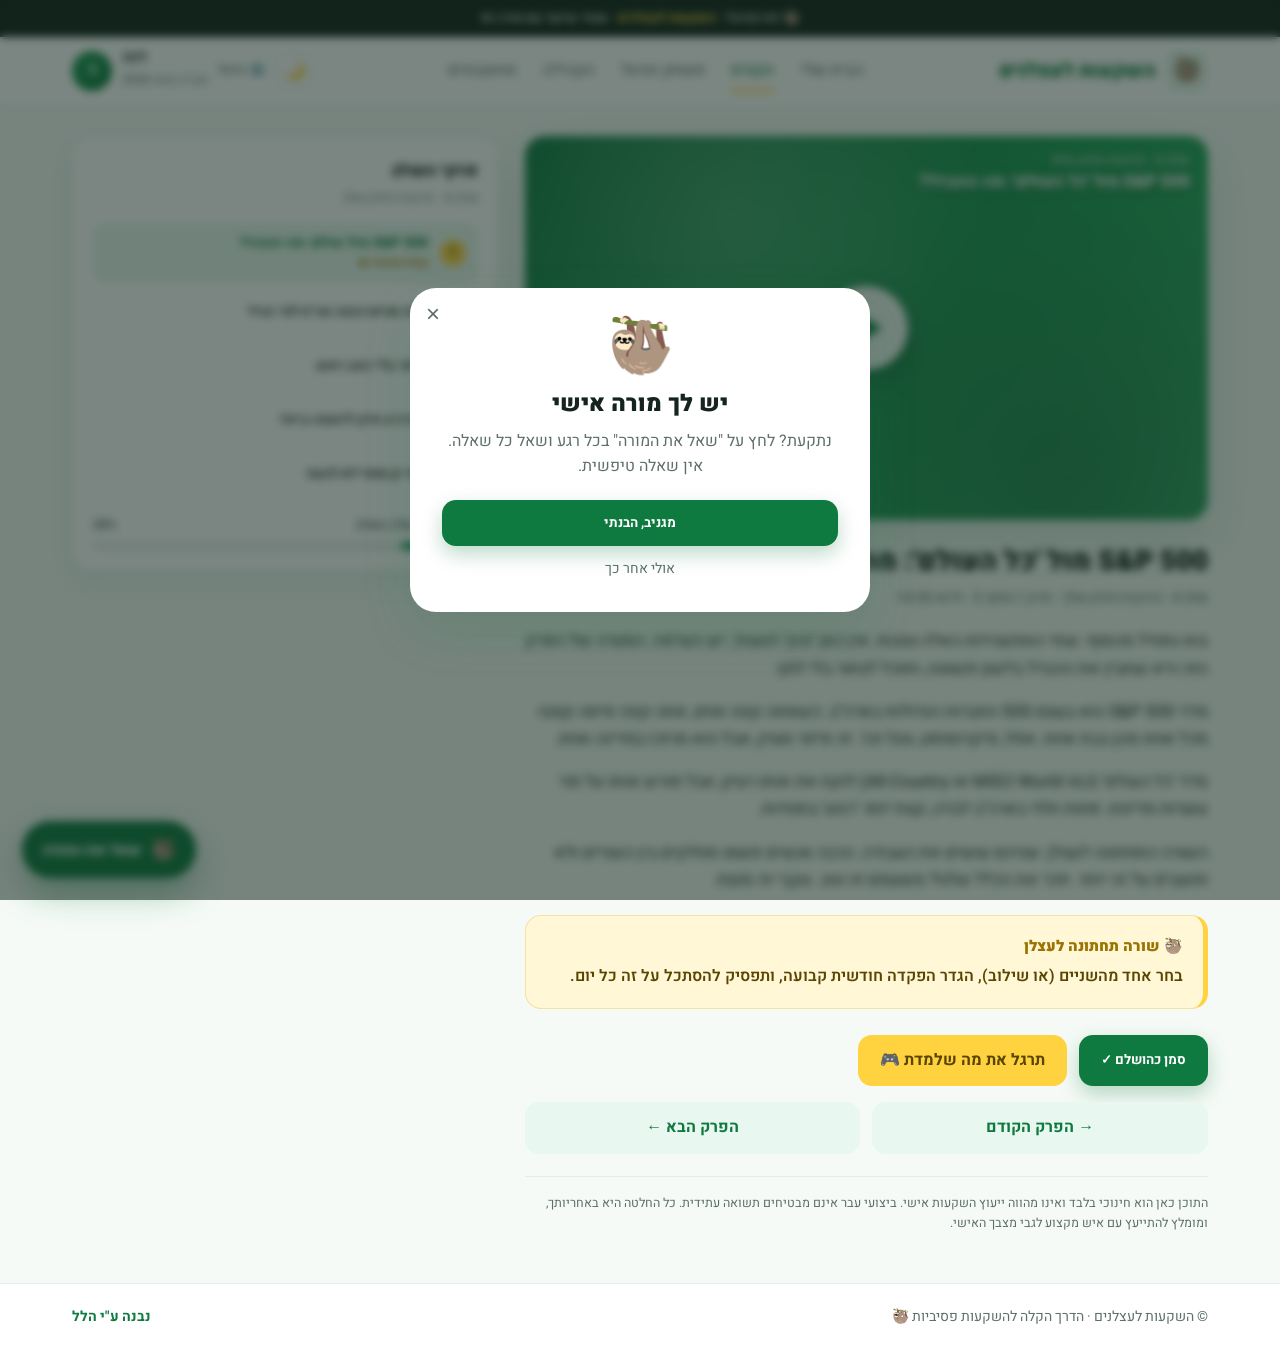
<file: lesson.html>
<!DOCTYPE html>
<html lang="he" dir="rtl">
<head>
<meta charset="UTF-8">
<meta name="viewport" content="width=device-width, initial-scale=1.0">
<link rel="icon" href="data:image/svg+xml,%3Csvg xmlns=%27http://www.w3.org/2000/svg%27 viewBox=%270 0 100 100%27%3E%3Ctext y=%27.9em%27 font-size=%2790%27%3E🦥%3C/text%3E%3C/svg%3E">
<title>השיעור שלי · השקעות לעצלנים 🦥</title>
<link rel="preconnect" href="https://fonts.googleapis.com">
<link href="https://fonts.googleapis.com/css2?family=Heebo:wght@300;400;500;700;800;900&display=swap" rel="stylesheet">
<link href="assets/brand.css" rel="stylesheet">
<style>
/* ===== page-specific only · tokens & shared classes live in brand.css ===== */
.lesson-grid{display:grid;grid-template-columns:1.6fr 1fr;gap:26px;align-items:start;padding:30px 0 10px}
@media(max-width:900px){.lesson-grid{grid-template-columns:1fr}}

/* video placeholder */
.video{position:relative;aspect-ratio:16/9;border-radius:var(--radius);overflow:hidden;
  background:linear-gradient(135deg,var(--green-deep) 0%,var(--green) 55%,#34b86d 100%);
  box-shadow:var(--shadow-lg);display:grid;place-items:center;cursor:pointer}
.video::before{content:"";position:absolute;inset:0;
  background:radial-gradient(circle at 30% 20%,rgba(255,255,255,.18),transparent 45%),
             radial-gradient(circle at 80% 90%,rgba(15,36,28,.28),transparent 50%)}
.video .play{position:relative;width:84px;height:84px;border-radius:50%;background:rgba(255,255,255,.92);
  display:grid;place-items:center;box-shadow:0 12px 30px rgba(0,0,0,.25);transition:transform .2s,background .2s}
.video .play::after{content:"";margin-right:-6px;border-style:solid;border-width:16px 0 16px 26px;
  border-color:transparent transparent transparent var(--green-deep)}
.video:hover .play{transform:scale(1.08);background:#fff}
.video .dur{position:absolute;bottom:14px;left:14px;background:rgba(15,36,28,.75);color:#fff;
  font-weight:700;font-size:13px;padding:5px 12px;border-radius:20px;backdrop-filter:blur(4px)}
.video .vtitle{position:absolute;top:16px;right:18px;left:18px;color:#fff;font-weight:800;font-size:17px;
  text-shadow:0 2px 12px rgba(0,0,0,.4);line-height:1.3}
.video .vtitle small{display:block;font-weight:500;opacity:.85;font-size:13px;margin-bottom:2px}

.lesson-main h1{font-size:28px;font-weight:900;margin:24px 0 8px;line-height:1.25}
.lesson-main .lead-meta{color:var(--muted);font-weight:500;font-size:14px;margin-bottom:18px}
.lesson-body p{margin-bottom:16px;font-size:17px;color:var(--ink)}
.callout{background:var(--yellow-soft);border:1px solid #f3e2a0;border-right:5px solid var(--yellow);
  border-radius:16px;padding:18px 20px;margin:22px 0}
.callout .lab{display:flex;align-items:center;gap:8px;font-weight:900;color:#9a7400;margin-bottom:6px;font-size:15px}
.callout p{margin:0;font-weight:600;color:#5a4500;font-size:16px}
.lesson-actions{display:flex;gap:12px;flex-wrap:wrap;margin-top:26px}
.lesson-nav{display:flex;gap:12px;justify-content:space-between;margin-top:16px}
.lesson-nav .btn{flex:1;justify-content:center}
.lesson-nav .btn.disabled{opacity:.4;pointer-events:none}
.lesson-disclaimer{margin-top:22px;padding-top:16px;border-top:1px solid var(--line);color:var(--muted);font-size:12.5px;line-height:1.6}
.chap.linkable{cursor:pointer}
.chap.linkable:hover{background:var(--green-soft)}
.chap.done .nowtag{color:var(--green-deep)}

/* sidebar chapters */
.side .panel{padding:20px}
.side h3{font-size:17px;font-weight:900;margin-bottom:4px}
.side .sub{color:var(--muted);font-size:13px;margin-bottom:14px}
.chap{display:flex;align-items:center;gap:12px;padding:11px 12px;border-radius:13px;margin-bottom:6px;
  transition:background .15s;cursor:default;text-decoration:none;color:var(--ink)}
.chap:hover{background:var(--green-soft)}
.chap.active{background:var(--green-soft)}
.chap .dot{flex:0 0 26px;width:26px;height:26px;border-radius:50%;display:grid;place-items:center;
  font-size:13px;font-weight:800;background:var(--line);color:var(--muted)}
.chap.done .dot{background:var(--green);color:#fff}
.chap.active .dot{background:var(--yellow);color:#5a4500}
.chap .txt{font-size:14px;font-weight:600;line-height:1.35}
.chap.active .txt{color:var(--green-deep);font-weight:800}
.chap .nowtag{font-size:11px;font-weight:800;color:#a8780a}
.side .prog{margin-top:16px}
.side .prog .row{display:flex;justify-content:space-between;font-size:13px;font-weight:700;color:var(--muted);margin-bottom:7px}

/* ===== AI teacher ===== */
.ai-fab{position:fixed;bottom:22px;left:22px;z-index:180;display:inline-flex;align-items:center;gap:10px;
  background:var(--green-deep);color:#fff;border:0;cursor:pointer;font-family:inherit;font-weight:800;font-size:15px;
  border-radius:50px;padding:14px 20px;box-shadow:0 14px 34px rgba(15,122,64,.4);
  transition:transform .18s,box-shadow .18s}
.ai-fab:hover{transform:translateY(-3px);box-shadow:0 18px 40px rgba(15,122,64,.5)}
.ai-fab .em{font-size:20px}
.ai-fab.hide{transform:translateY(20px) scale(.9);opacity:0;pointer-events:none}

.ai-chat{position:fixed;bottom:22px;left:22px;z-index:190;width:360px;max-width:calc(100vw - 32px);
  max-height:70vh;background:var(--card);border-radius:22px;box-shadow:var(--shadow-lg);
  display:flex;flex-direction:column;overflow:hidden;
  transform:translateY(30px) scale(.96);opacity:0;pointer-events:none;
  transition:transform .26s cubic-bezier(.2,.8,.3,1),opacity .26s;transform-origin:bottom right}
.ai-chat.open{transform:none;opacity:1;pointer-events:auto}
.ai-head{display:flex;align-items:center;justify-content:space-between;padding:14px 16px;
  background:linear-gradient(135deg,var(--green-deep),var(--green));color:#fff}
.ai-head .who{display:flex;align-items:center;gap:9px;font-weight:900;font-size:16px}
.ai-head .who .av{width:32px;height:32px;border-radius:50%;background:rgba(255,255,255,.22);display:grid;place-items:center;font-size:18px}
.ai-head .who small{display:block;font-weight:500;font-size:11px;opacity:.85}
.ai-head .x{background:none;border:0;color:#fff;font-size:24px;cursor:pointer;line-height:1;opacity:.9}
.ai-head .x:hover{opacity:1}

.ai-body{flex:1;overflow-y:auto;padding:16px;background:var(--bg);display:flex;flex-direction:column;gap:10px}
.ai-intro{color:var(--muted);font-size:14px;line-height:1.5}
.chips{display:flex;flex-wrap:wrap;gap:8px;margin-top:4px}
.chip{background:var(--card);border:1px solid var(--line);color:var(--green-deep);font-family:inherit;font-weight:700;
  font-size:13px;border-radius:50px;padding:8px 13px;cursor:pointer;transition:background .15s,border-color .15s}
.chip:hover{background:var(--green-soft);border-color:var(--green)}

.msg{max-width:82%;padding:10px 14px;border-radius:16px;font-size:14.5px;line-height:1.45;white-space:pre-wrap;
  animation:pop .2s ease}
@keyframes pop{from{opacity:0;transform:translateY(6px)}to{opacity:1;transform:none}}
.msg.me{align-self:flex-start;background:var(--green-deep);color:#fff;border-bottom-right-radius:5px}
.msg.ai{align-self:flex-end;background:var(--card);border:1px solid var(--line);color:var(--ink);border-bottom-left-radius:5px;
  display:flex;gap:8px}
.msg.ai .av{flex:0 0 auto;font-size:18px;line-height:1.2}
.msg.typing{align-self:flex-end}
.dots{display:inline-flex;gap:4px;align-items:center;padding:4px 2px}
.dots i{width:7px;height:7px;border-radius:50%;background:var(--muted);opacity:.5;animation:blink 1.2s infinite}
.dots i:nth-child(2){animation-delay:.2s}.dots i:nth-child(3){animation-delay:.4s}
@keyframes blink{0%,60%,100%{opacity:.3;transform:translateY(0)}30%{opacity:1;transform:translateY(-3px)}}

.ai-input{display:flex;gap:8px;padding:12px;border-top:1px solid var(--line);background:var(--card)}
.ai-input input{flex:1;border:1px solid var(--line);border-radius:50px;padding:11px 16px;font-family:inherit;
  font-size:14.5px;outline:none;transition:border-color .15s}
.ai-input input:focus{border-color:var(--green)}
.ai-input .send{flex:0 0 auto;width:44px;height:44px;border-radius:50%;border:0;background:var(--green-deep);
  color:#fff;font-size:18px;cursor:pointer;display:grid;place-items:center;transition:transform .15s,background .15s}
.ai-input .send:hover{transform:scale(1.07)}
.ai-input .send:disabled{background:var(--line);cursor:default;transform:none}
</style>
</head>
<body>

<div class="demo-flag">🦥 דמו פורטל · <b>השקעות לעצלנים</b> · עמוד שיעור עם מורה AI</div>

<header class="topbar"><div class="wrap">
  <div class="brand"><span class="sloth">🦥</span> השקעות לעצלנים</div>
  <nav class="nav">
    <a href="index.html">הבית שלי</a>
    <a href="lesson.html" class="active">הקורס</a>
    <a href="game.html">משחק תרגול</a>
    <a href="community.html">הקהילה</a>
    <a href="calculator.html">מחשבונים</a>
  </nav>
  <div class="me"><a href="admin.html" style="display:inline-flex;align-items:center;gap:6px;font-size:13px;color:var(--muted);font-weight:600" title="מבט הבעלים">⚙️ ניהול</a><a href="profile.html" style="display:flex;align-items:center;gap:10px"><div style="text-align:left"><div style="font-weight:700;line-height:1.1">דנה</div><small>חברה מאז 2026</small></div><div class="avatar">ד</div></a></div>
</div></header>

<main class="wrap">
  <div class="lesson-grid">

    <!-- LEFT / main -->
    <div class="lesson-main">
      <div class="video" id="video" role="button" tabindex="0" aria-label="נגן את השיעור">
        <div class="vtitle"><small id="vtitle-stage"></small><span id="vtitle-txt"></span></div>
        <div class="play" aria-hidden="true"></div>
        <div class="dur" id="vdur"></div>
      </div>

      <h1 id="lesson-title"></h1>
      <div class="lead-meta" id="lesson-meta"></div>
      <div class="lesson-body" id="lesson-body"></div>

      <div class="callout">
        <div class="lab">🦥 שורה תחתונה לעצלן</div>
        <p id="lesson-takeaway"></p>
      </div>

      <div class="lesson-actions">
        <button class="btn btn-green" id="markDone">סמן כהושלם ✓</button>
        <a class="btn btn-yellow" href="game.html">תרגל את מה שלמדת 🎮</a>
      </div>

      <div class="lesson-nav" id="lessonNav">
        <a class="btn btn-ghost" id="prevBtn">→ הפרק הקודם</a>
        <a class="btn btn-ghost" id="nextBtn">הפרק הבא ←</a>
      </div>

      <p class="lesson-disclaimer" id="lessonDisclaimer"></p>
    </div>

    <!-- RIGHT / sidebar -->
    <aside class="side">
      <div class="panel">
        <h3>פרקי השלב</h3>
        <div class="sub" id="side-sub">שלב 4 · הרכבת התיק שלך</div>
        <div id="chapters"></div>
        <div class="prog">
          <div class="row"><span>ההתקדמות שלך בשלב</span><span id="progPct">0%</span></div>
          <div class="bar"><i id="progBar" style="width:0%"></i></div>
        </div>
      </div>
    </aside>

  </div>
</main>

<footer><div class="wrap"><div>© השקעות לעצלנים · הדרך הקלה להשקעות פסיביות 🦥</div><div class="credit">נבנה ע"י הלל</div></div></footer>

<!-- AI teacher -->
<button class="ai-fab" id="aiFab"><span class="em">🦥</span> שאל את המורה</button>

<div class="ai-chat" id="aiChat" role="dialog" aria-label="המורה הדיגיטלי">
  <div class="ai-head">
    <div class="who"><span class="av">🦥</span><div>המורה הדיגיטלי<small>עונה תוך שניות</small></div></div>
    <button class="x" id="aiClose" aria-label="סגור">×</button>
  </div>
  <div class="ai-body" id="aiBody"></div>
  <form class="ai-input" id="aiForm">
    <input id="aiInput" type="text" placeholder="כתוב כאן שאלה…" autocomplete="off" aria-label="שאלה למורה">
    <button class="send" type="submit" id="aiSend" aria-label="שלח">↑</button>
  </form>
</div>

<script src="data/content.js"></script>
<script src="assets/portal.js"></script>
<script>
(function(){
  var L = (window.LAZY || {});
  var modules = L.modules || [];
  var lessons = L.lessons || [];
  var ai = L.ai || {suggestions:[], qa:[], fallback:''};

  /* ---------- which lesson? (?m=&c=, default = active module first chapter) ---------- */
  function qp(name){
    var m = new RegExp('[?&]' + name + '=([^&]+)').exec(location.search);
    return m ? parseInt(decodeURIComponent(m[1]), 10) : null;
  }
  var activeMod = (modules.find(function(m){ return m.state === 'now'; }) || modules[0] || {n:1});
  var mNum = qp('m') || activeMod.n;
  var cNum = qp('c') || 1;

  function findLesson(m, c){ return lessons.find(function(l){ return l.m===m && l.c===c; }); }
  var lesson = findLesson(mNum, cNum) || findLesson(activeMod.n, 1) || lessons[0] || {body:[], title:''};
  mNum = lesson.m; cNum = lesson.c;
  var mod = modules.find(function(m){ return m.n === mNum; }) || {title:'', chapters:[]};

  /* ---------- render lesson ---------- */
  document.getElementById('vtitle-stage').textContent = 'שלב ' + mNum + ' · ' + (mod.title || '');
  document.getElementById('vtitle-txt').textContent = lesson.title || '';
  document.getElementById('vdur').textContent = '⏱ ' + (lesson.videoMins || '');
  document.getElementById('lesson-title').textContent = lesson.title || '';
  document.getElementById('side-sub').textContent = 'שלב ' + mNum + ' · ' + (mod.title || '');

  document.getElementById('lesson-meta').textContent =
    'שלב ' + mNum + ' · ' + (mod.title || '') + ' · פרק ' + cNum + ' מתוך ' + (mod.chapters || []).length +
    ' · וידאו ' + (lesson.videoMins || '');

  var bodyEl = document.getElementById('lesson-body');
  bodyEl.innerHTML = '';
  (lesson.body || []).forEach(function(p){
    var el = document.createElement('p'); el.textContent = p; bodyEl.appendChild(el);
  });
  document.getElementById('lesson-takeaway').textContent = lesson.takeaway || '';
  document.getElementById('lessonDisclaimer').textContent = L.disclaimer || '';

  /* video placeholder = playful demo nudge */
  function playPoke(){
    if (window.Portal) Portal.toast('זהו דמו, בגרסה החיה הסרטון של תמיר יתנגן כאן 🦥');
  }
  var vid = document.getElementById('video');
  vid.addEventListener('click', playPoke);
  vid.addEventListener('keydown', function(e){ if(e.key==='Enter'||e.key===' '){ e.preventDefault(); playPoke(); }});

  /* ---------- sidebar chapters (this module) ---------- */
  var chapsWrap = document.getElementById('chapters');
  var chapters = (mod && mod.chapters) || [];
  chapsWrap.innerHTML = '';
  chapters.forEach(function(title, i){
    var ci = i + 1;
    var has = !!findLesson(mNum, ci);
    var isActive = ci === cNum;
    var isDone = ci < cNum; // earlier chapters in this module shown as done
    var row = document.createElement('a');
    row.className = 'chap' + (isActive ? ' active' : '') + (isDone ? ' done' : '') + (has && !isActive ? ' linkable' : '');
    if (has && !isActive) row.href = 'lesson.html?m=' + mNum + '&c=' + ci;
    var dotInner = isDone ? '✓' : ci;
    var tag = isActive ? '<span class="nowtag">קורא עכשיו ▶</span>' : '';
    row.innerHTML =
      '<div class="dot">' + dotInner + '</div>' +
      '<div class="txt">' + title + (tag ? '<br>' + tag : '') + '</div>';
    chapsWrap.appendChild(row);
  });
  if (!chapters.length){
    chapsWrap.innerHTML = '<div class="sub">פרקי השלב יופיעו כאן.</div>';
  }

  /* sidebar progress = position within the module */
  var prog = chapters.length ? Math.round((cNum / chapters.length) * 100) : 0;
  document.getElementById('progPct').textContent = prog + '%';
  document.getElementById('progBar').style.width = prog + '%';

  /* ---------- prev / next navigation (across modules) ---------- */
  var idx = lessons.indexOf(lesson);
  var prev = idx > 0 ? lessons[idx - 1] : null;
  var next = idx >= 0 && idx < lessons.length - 1 ? lessons[idx + 1] : null;
  var prevBtn = document.getElementById('prevBtn');
  var nextBtn = document.getElementById('nextBtn');
  if (prev) prevBtn.href = 'lesson.html?m=' + prev.m + '&c=' + prev.c; else prevBtn.classList.add('disabled');
  if (next) nextBtn.href = 'lesson.html?m=' + next.m + '&c=' + next.c; else nextBtn.classList.add('disabled');

  /* ---------- mark complete ---------- */
  document.getElementById('markDone').addEventListener('click', function(){
    if (next){
      if (window.Portal) Portal.toast('כל הכבוד! ממשיכים לפרק הבא 🦥');
      setTimeout(function(){ location.href = 'lesson.html?m=' + next.m + '&c=' + next.c; }, 650);
    } else {
      if (window.Portal) Portal.toast('סיימת את כל הקורס! אלוף 🏆');
    }
  });

  /* ---------- AI teacher ---------- */
  var fab = document.getElementById('aiFab');
  var chat = document.getElementById('aiChat');
  var body = document.getElementById('aiBody');
  var form = document.getElementById('aiForm');
  var input = document.getElementById('aiInput');
  var built = false, busy = false;

  function openChat(){
    chat.classList.add('open'); fab.classList.add('hide');
    if (!built){ buildIntro(); built = true; }
    setTimeout(function(){ input.focus(); }, 280);
  }
  function closeChat(){ chat.classList.remove('open'); fab.classList.remove('hide'); }

  fab.addEventListener('click', openChat);
  document.getElementById('aiClose').addEventListener('click', closeChat);
  document.addEventListener('keydown', function(e){ if(e.key==='Escape' && chat.classList.contains('open')) closeChat(); });

  function buildIntro(){
    var intro = document.createElement('div');
    intro.className = 'ai-intro';
    intro.textContent = ai.intro || '';
    body.appendChild(intro);

    var chips = document.createElement('div');
    chips.className = 'chips';
    (ai.suggestions || []).forEach(function(s){
      var c = document.createElement('button');
      c.type = 'button'; c.className = 'chip'; c.textContent = s;
      c.addEventListener('click', function(){ send(s); });
      chips.appendChild(c);
    });
    body.appendChild(chips);
  }

  function addMsg(text, who){
    var m = document.createElement('div');
    m.className = 'msg ' + who;
    if (who === 'ai'){
      m.innerHTML = '<span class="av">🦥</span><span class="t"></span>';
      m.querySelector('.t').textContent = text;
    } else {
      m.textContent = text;
    }
    body.appendChild(m);
    body.scrollTop = body.scrollHeight;
    return m;
  }

  function addTyping(){
    var m = document.createElement('div');
    m.className = 'msg ai typing';
    m.innerHTML = '<span class="av">🦥</span><span class="dots"><i></i><i></i><i></i></span>';
    body.appendChild(m);
    body.scrollTop = body.scrollHeight;
    return m;
  }

  function answerFor(text){
    var t = (text || '').toLowerCase();
    var qa = ai.qa || [];
    for (var i = 0; i < qa.length; i++){
      var keys = qa[i].k || [];
      for (var j = 0; j < keys.length; j++){
        if (t.indexOf(String(keys[j]).toLowerCase()) !== -1) return qa[i].a;
      }
    }
    return ai.fallback || '';
  }

  function send(text){
    text = (text || '').trim();
    if (!text || busy) return;
    addMsg(text, 'me');
    input.value = '';
    busy = true; updateSend();
    var typing = addTyping();
    setTimeout(function(){
      typing.remove();
      addMsg(answerFor(text), 'ai');
      busy = false; updateSend();
    }, 600);
  }

  function updateSend(){ document.getElementById('aiSend').disabled = busy; }

  form.addEventListener('submit', function(e){ e.preventDefault(); send(input.value); });

  /* ---------- first-load nudge ---------- */
  setTimeout(function(){
    if (window.Portal){
      Portal.popup({
        emoji:'🦥',
        title:'יש לך מורה אישי',
        text:'נתקעת? לחץ על "שאל את המורה" בכל רגע ושאל כל שאלה. אין שאלה טיפשית.',
        ctaText:'מגניב, הבנתי',
        onceKey:'lesson_ai_intro'
      });
    }
  }, 1200);
})();
</script>
</body>
</html>
</file>
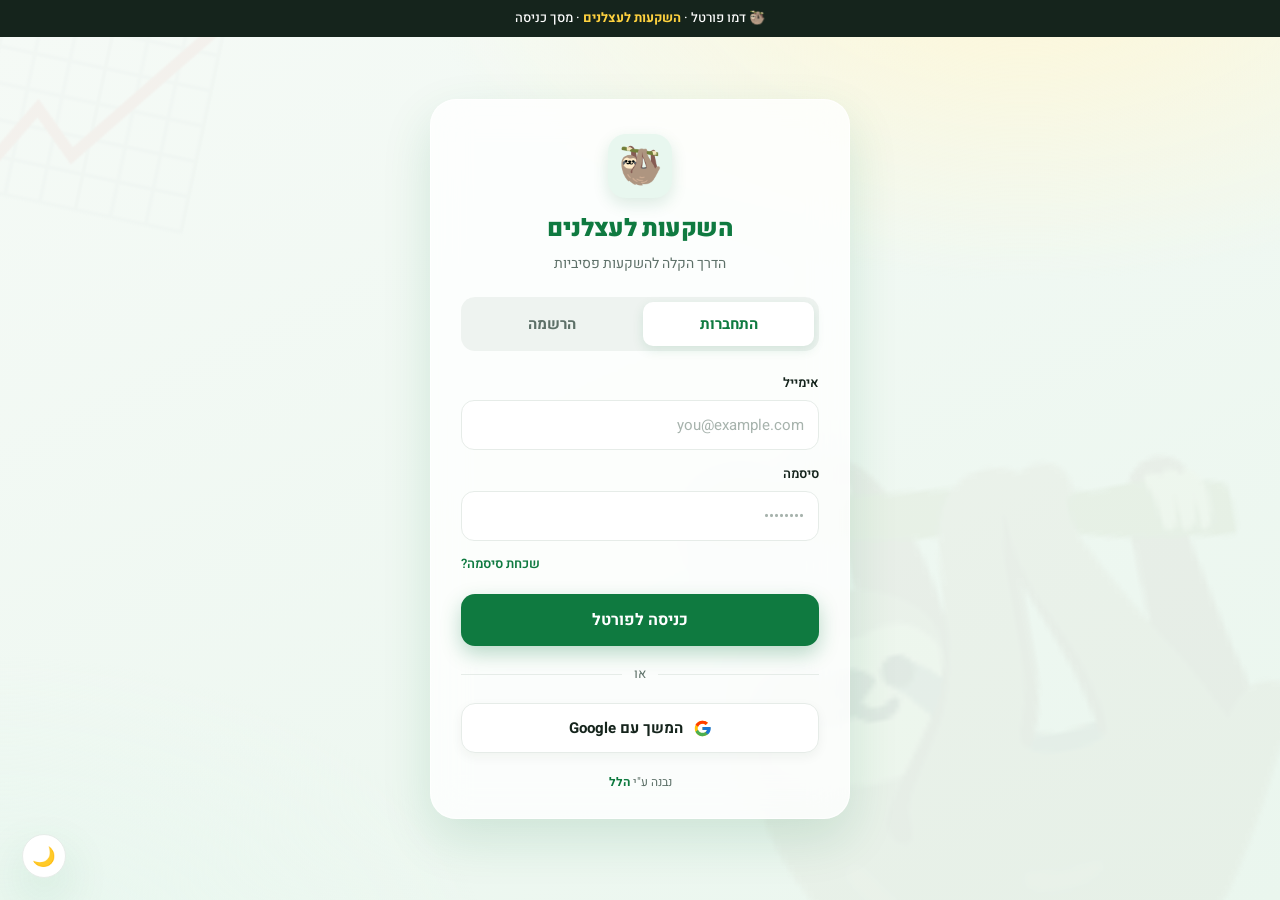
<file: login-screen.html>
<!DOCTYPE html>
<html lang="he" dir="rtl">
<head>
<meta charset="UTF-8">
<meta name="viewport" content="width=device-width, initial-scale=1.0">
<link rel="icon" href="data:image/svg+xml,%3Csvg xmlns=%27http://www.w3.org/2000/svg%27 viewBox=%270 0 100 100%27%3E%3Ctext y=%27.9em%27 font-size=%2790%27%3E🦥%3C/text%3E%3C/svg%3E">
<title>השקעות לעצלנים · כניסה לפורטל</title>
<link rel="preconnect" href="https://fonts.googleapis.com">
<link rel="preconnect" href="https://fonts.gstatic.com" crossorigin>
<link href="https://fonts.googleapis.com/css2?family=Heebo:wght@300;400;500;700;800;900&display=swap" rel="stylesheet">
<link href="assets/brand.css" rel="stylesheet">
<style>
  /* login-specific */
  body{min-height:100vh;display:flex;flex-direction:column}
  .stage{
    flex:1;display:grid;place-items:center;padding:26px 18px 44px;position:relative;overflow:hidden;
    background:
      radial-gradient(1100px 600px at 80% -10%, var(--yellow-soft) 0%, transparent 55%),
      radial-gradient(900px 600px at 0% 110%, var(--green-soft) 0%, transparent 55%),
      linear-gradient(155deg, #f5faf6 0%, #eaf6ee 100%);
  }
  /* giant faint sloth watermark */
  .stage::before{
    content:"🦥";position:absolute;right:-60px;bottom:-90px;font-size:520px;line-height:1;
    opacity:.05;transform:rotate(-10deg);pointer-events:none;user-select:none;
  }
  .stage::after{
    content:"📈";position:absolute;left:-30px;top:-30px;font-size:200px;line-height:1;
    opacity:.04;transform:rotate(12deg);pointer-events:none;user-select:none;
  }

  .card{
    position:relative;z-index:2;width:100%;max-width:420px;
    background:rgba(255,255,255,.78);backdrop-filter:blur(18px);-webkit-backdrop-filter:blur(18px);
    border:1px solid rgba(255,255,255,.7);border-radius:26px;
    box-shadow:var(--shadow-lg);padding:34px 30px 26px;
  }

  /* brand lockup */
  .lockup{text-align:center;margin-bottom:22px}
  .lockup .sloth{
    width:64px;height:64px;margin:0 auto 12px;display:grid;place-items:center;font-size:36px;
    background:var(--green-soft);border-radius:18px;box-shadow:0 6px 16px rgba(15,122,64,.14);
  }
  .lockup h1{font-size:24px;font-weight:900;color:var(--green-deep);letter-spacing:-.4px}
  .lockup p{color:var(--muted);font-size:14px;margin-top:4px}

  /* tabs */
  .tabs{display:flex;gap:6px;background:#eef3f0;border-radius:14px;padding:5px;margin-bottom:22px}
  .tabs button{
    flex:1;border:0;cursor:pointer;font-family:inherit;font-weight:700;font-size:15px;color:var(--muted);
    padding:11px 0;border-radius:10px;background:transparent;transition:all .2s;
  }
  .tabs button.active{background:var(--card);color:var(--green-deep);box-shadow:0 4px 12px rgba(15,122,64,.12)}

  /* fields */
  .field{margin-bottom:14px;display:none}
  .field.show{display:block}
  .field label{display:block;font-weight:600;font-size:13px;color:var(--ink);margin-bottom:6px}
  .field input{
    width:100%;font-family:inherit;font-size:15px;color:var(--ink);
    background:var(--card);border:1.5px solid var(--line);border-radius:13px;padding:13px 14px;transition:border-color .2s,box-shadow .2s;
  }
  .field input::placeholder{color:#a7b3ad}
  .field input:focus{outline:0;border-color:var(--green);box-shadow:0 0 0 4px rgba(31,158,87,.14)}

  .forgot{text-align:left;margin:-4px 0 18px}
  .forgot a{color:var(--green-deep);font-weight:600;font-size:13px;cursor:pointer}
  .forgot a:hover{text-decoration:underline}

  .btn.full{width:100%;justify-content:center;font-size:16px;padding:14px}

  /* divider */
  .divider{display:flex;align-items:center;gap:12px;color:var(--muted);font-size:13px;margin:18px 0}
  .divider::before,.divider::after{content:"";flex:1;height:1px;background:var(--line)}

  /* google btn */
  .btn-google{
    width:100%;justify-content:center;background:var(--card);color:var(--ink);
    border:1.5px solid var(--line);box-shadow:0 4px 12px rgba(15,36,28,.05);font-size:15px;padding:13px;
  }
  .btn-google:hover{transform:translateY(-2px);box-shadow:0 8px 18px rgba(15,36,28,.09)}
  .btn-google svg{width:19px;height:19px}

  /* signup note */
  .signup-note{display:none;margin-top:18px;text-align:center;background:var(--yellow-soft);border-radius:13px;padding:12px 14px;font-size:13.5px;color:#8a6a0c;font-weight:600}
  .signup-note.show{display:block}
  .signup-note a{color:var(--green-deep);font-weight:800;cursor:pointer}
  .signup-note a:hover{text-decoration:underline}

  /* credit */
  .credit{text-align:center;margin-top:20px;color:var(--muted);font-size:12px}
  .credit b{color:var(--green-deep);font-weight:700}

  @media(max-width:440px){
    .card{padding:28px 22px 22px}
    .stage::before{font-size:380px;right:-40px}
  }
</style>
</head>
<body>

<div class="demo-flag">🦥 דמו פורטל · <b>השקעות לעצלנים</b> · מסך כניסה</div>

<main class="stage">
  <div class="card">

    <div class="lockup">
      <div class="sloth">🦥</div>
      <h1>השקעות לעצלנים</h1>
      <p>הדרך הקלה להשקעות פסיביות</p>
    </div>

    <div class="tabs">
      <button id="tabLogin" class="active" type="button">התחברות</button>
      <button id="tabSignup" type="button">הרשמה</button>
    </div>

    <form id="authForm" novalidate>
      <div class="field" id="fldName">
        <label for="name">שם מלא</label>
        <input type="text" id="name" name="name" placeholder="ישראל ישראלי" autocomplete="name">
      </div>

      <div class="field show">
        <label for="email">אימייל</label>
        <input type="email" id="email" name="email" placeholder="you@example.com" autocomplete="email" required>
      </div>

      <div class="field show">
        <label for="password">סיסמה</label>
        <input type="password" id="password" name="password" placeholder="••••••••" autocomplete="current-password" required>
      </div>

      <div class="forgot" id="forgotRow">
        <a id="forgotLink">שכחת סיסמה?</a>
      </div>

      <button type="submit" class="btn btn-green full" id="primaryBtn">כניסה לפורטל</button>
    </form>

    <div class="divider">או</div>

    <button type="button" class="btn btn-google" id="googleBtn">
      <svg viewBox="0 0 48 48" aria-hidden="true">
        <path fill="#FFC107" d="M43.6 20.5H42V20H24v8h11.3c-1.6 4.7-6.1 8-11.3 8-6.6 0-12-5.4-12-12s5.4-12 12-12c3.1 0 5.9 1.2 8 3.1l5.7-5.7C34.5 6.5 29.5 4.5 24 4.5 13.2 4.5 4.5 13.2 4.5 24S13.2 43.5 24 43.5 43.5 34.8 43.5 24c0-1.2-.1-2.4-.4-3.5z"/>
        <path fill="#FF3D00" d="M6.3 14.7l6.6 4.8C14.7 15.1 19 12 24 12c3.1 0 5.9 1.2 8 3.1l5.7-5.7C34.5 6.5 29.5 4.5 24 4.5 16.3 4.5 9.7 8.9 6.3 14.7z"/>
        <path fill="#4CAF50" d="M24 43.5c5.4 0 10.3-2.1 14-5.4l-6.5-5.5c-2 1.5-4.6 2.4-7.5 2.4-5.2 0-9.6-3.3-11.3-7.9l-6.5 5C9.6 39 16.2 43.5 24 43.5z"/>
        <path fill="#1976D2" d="M43.6 20.5H42V20H24v8h11.3c-.8 2.2-2.2 4.1-4 5.5l6.5 5.5c-.5.4 7-5 7-15 0-1.2-.1-2.4-.4-3.5z"/>
      </svg>
      המשך עם Google
    </button>

    <div class="signup-note" id="signupNote">
      חדש כאן? ענה על שאלון ההתאמה הקצר <a id="quizLink">←</a>
    </div>

    <div class="credit">נבנה ע"י <b>הלל</b></div>

  </div>
</main>

<script src="assets/portal.js"></script>
<script>
  (function(){
    var mode = 'login'; // login | signup
    var tabLogin   = document.getElementById('tabLogin');
    var tabSignup  = document.getElementById('tabSignup');
    var fldName    = document.getElementById('fldName');
    var forgotRow  = document.getElementById('forgotRow');
    var primaryBtn = document.getElementById('primaryBtn');
    var signupNote = document.getElementById('signupNote');
    var pwInput    = document.getElementById('password');

    function setMode(m){
      mode = m;
      var signup = m === 'signup';
      tabSignup.classList.toggle('active', signup);
      tabLogin.classList.toggle('active', !signup);
      fldName.classList.toggle('show', signup);
      signupNote.classList.toggle('show', signup);
      forgotRow.style.display = signup ? 'none' : 'block';
      primaryBtn.textContent = signup ? 'יצירת חשבון' : 'כניסה לפורטל';
      pwInput.setAttribute('autocomplete', signup ? 'new-password' : 'current-password');
    }

    tabLogin.addEventListener('click', function(){ setMode('login'); });
    tabSignup.addEventListener('click', function(){ setMode('signup'); });

    function enter(){
      Portal.toast('מתחבר…');
      setTimeout(function(){ location.href = 'index.html'; }, 700);
    }

    document.getElementById('authForm').addEventListener('submit', function(e){
      e.preventDefault();
      enter();
    });

    document.getElementById('googleBtn').addEventListener('click', enter);

    document.getElementById('forgotLink').addEventListener('click', function(){
      Portal.toast('נשלח קישור לאיפוס 📧');
    });

    document.getElementById('quizLink').addEventListener('click', function(){
      location.href = 'quiz.html';
    });

    setMode('login');
  })();
</script>
</body>
</html>
</file>
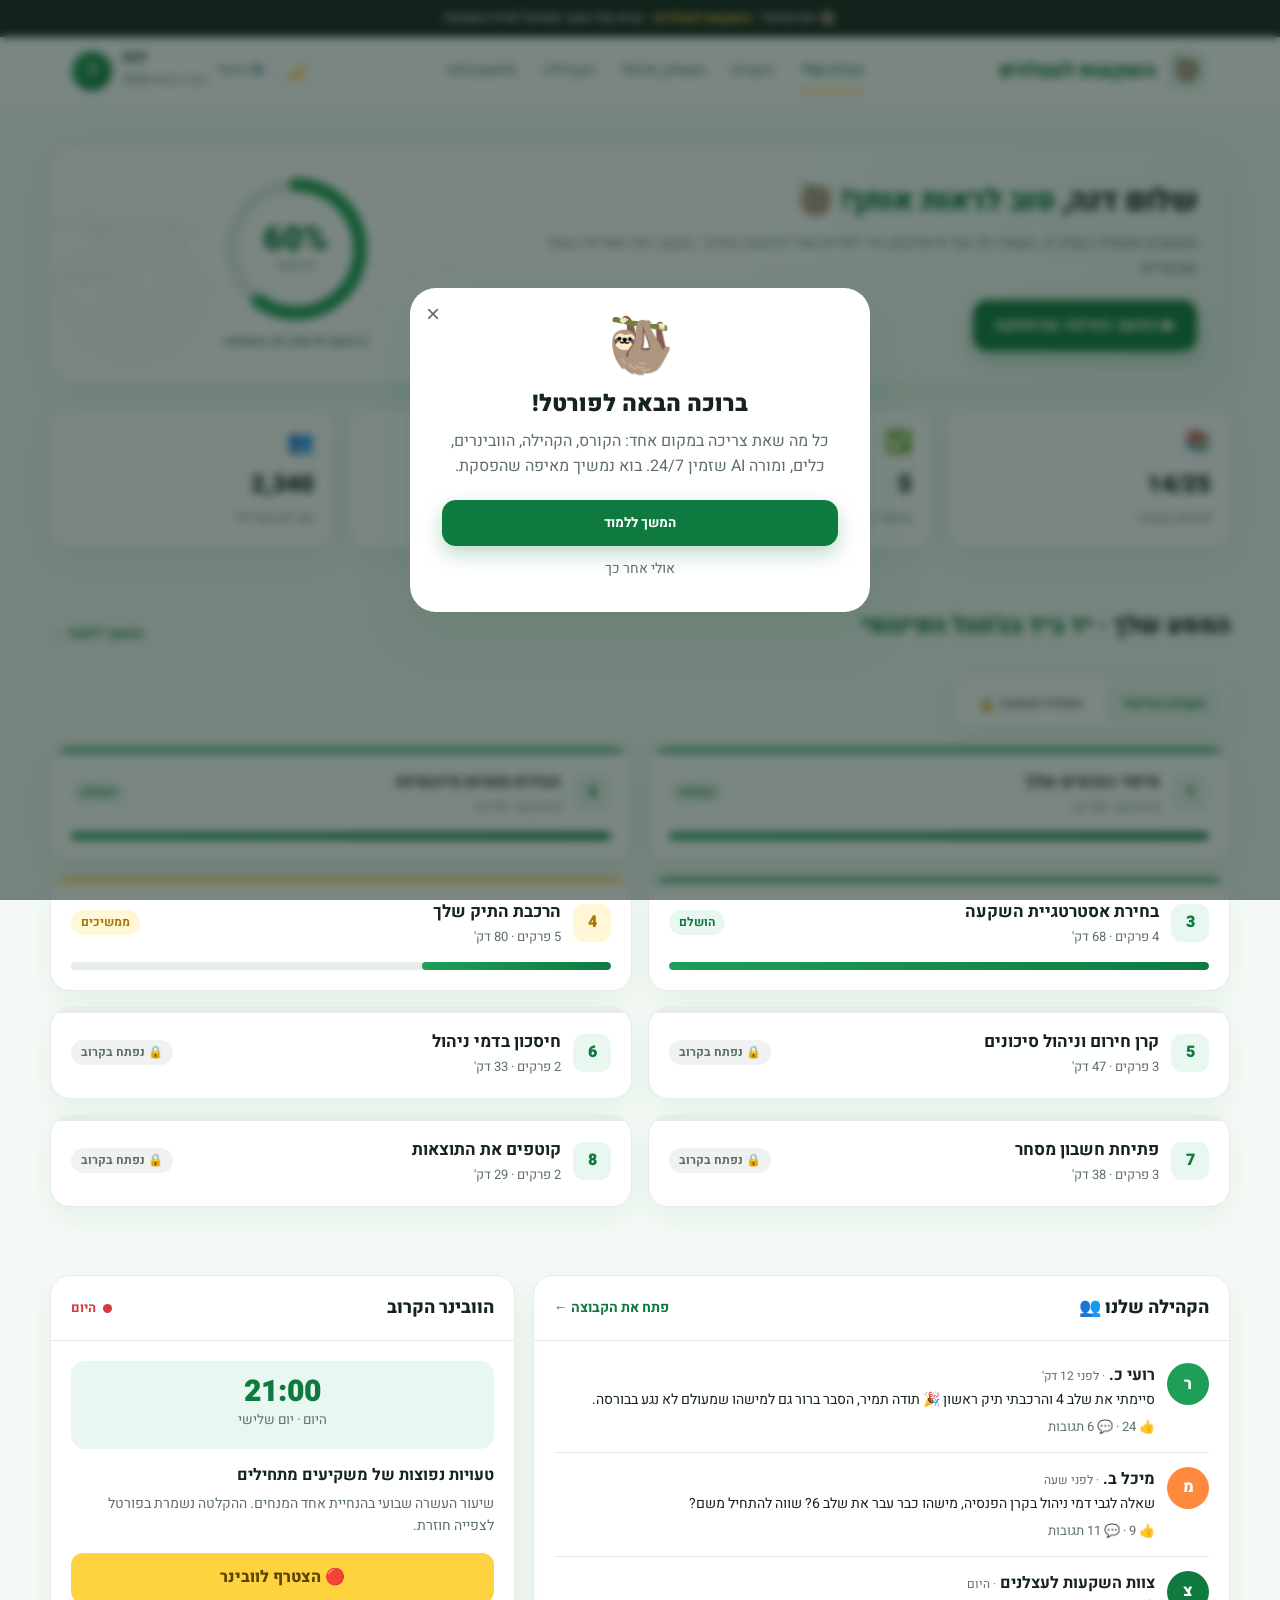
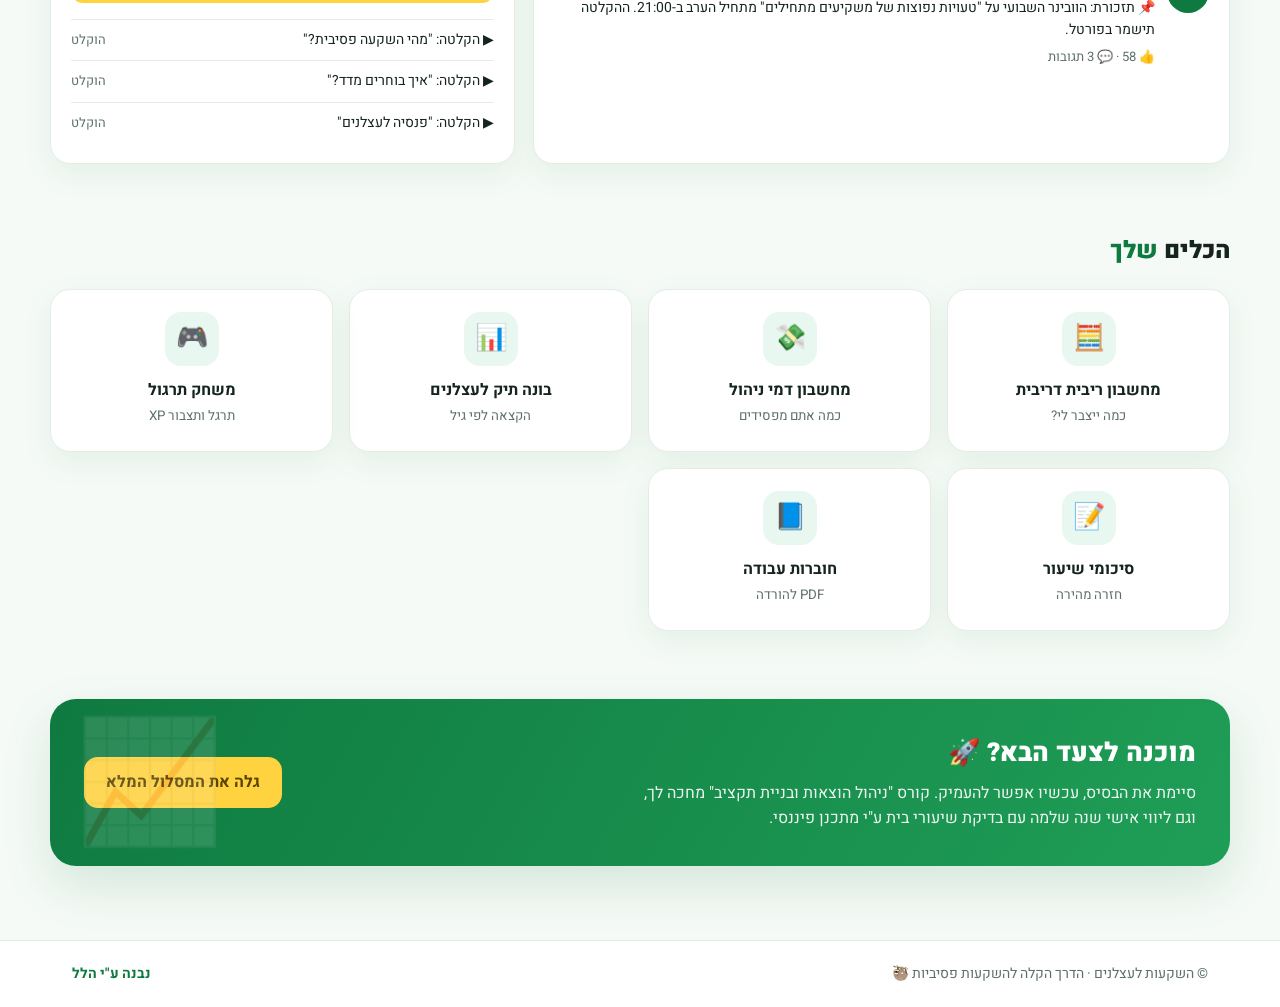
<file: login.html>
<!DOCTYPE html>
<html lang="he" dir="rtl">
<head>
<meta charset="UTF-8">
<meta name="viewport" content="width=device-width, initial-scale=1.0">
<link rel="icon" href="data:image/svg+xml,%3Csvg xmlns=%27http://www.w3.org/2000/svg%27 viewBox=%270 0 100 100%27%3E%3Ctext y=%27.9em%27 font-size=%2790%27%3E🦥%3C/text%3E%3C/svg%3E">
<title>השקעות לעצלנים · נכנסים לפורטל</title>
<!-- דמו פתוח: בלי מסך הרשמה, נכנסים ישר לפורטל. עיצוב הכניסה נשמר ב-login-screen.html -->
<meta http-equiv="refresh" content="0; url=index.html">
<link rel="preconnect" href="https://fonts.googleapis.com">
<link href="https://fonts.googleapis.com/css2?family=Heebo:wght@400;700;800;900&display=swap" rel="stylesheet">
<style>
  html,body{height:100%;margin:0}
  body{font-family:'Heebo',Arial,sans-serif;direction:rtl;display:grid;place-items:center;
    background:linear-gradient(155deg,#f5faf6 0%,#eaf6ee 100%);color:#0f7a40}
  .box{text-align:center}
  .sloth{font-size:60px;animation:bob 1.4s ease-in-out infinite}
  @keyframes bob{0%,100%{transform:translateY(0)}50%{transform:translateY(-10px)}}
  h1{font-size:22px;font-weight:900;margin:14px 0 4px}
  p{color:#5a6b62;font-weight:600;font-size:14px}
  a{color:#1f9e57;font-weight:800}
</style>
</head>
<body>
  <div class="box">
    <div class="sloth">🦥</div>
    <h1>נכנסים לפורטל…</h1>
    <p>אם לא קופץ אוטומטית, <a href="index.html">לחצו כאן</a></p>
  </div>
  <script>location.replace('index.html');</script>
</body>
</html>
</file>
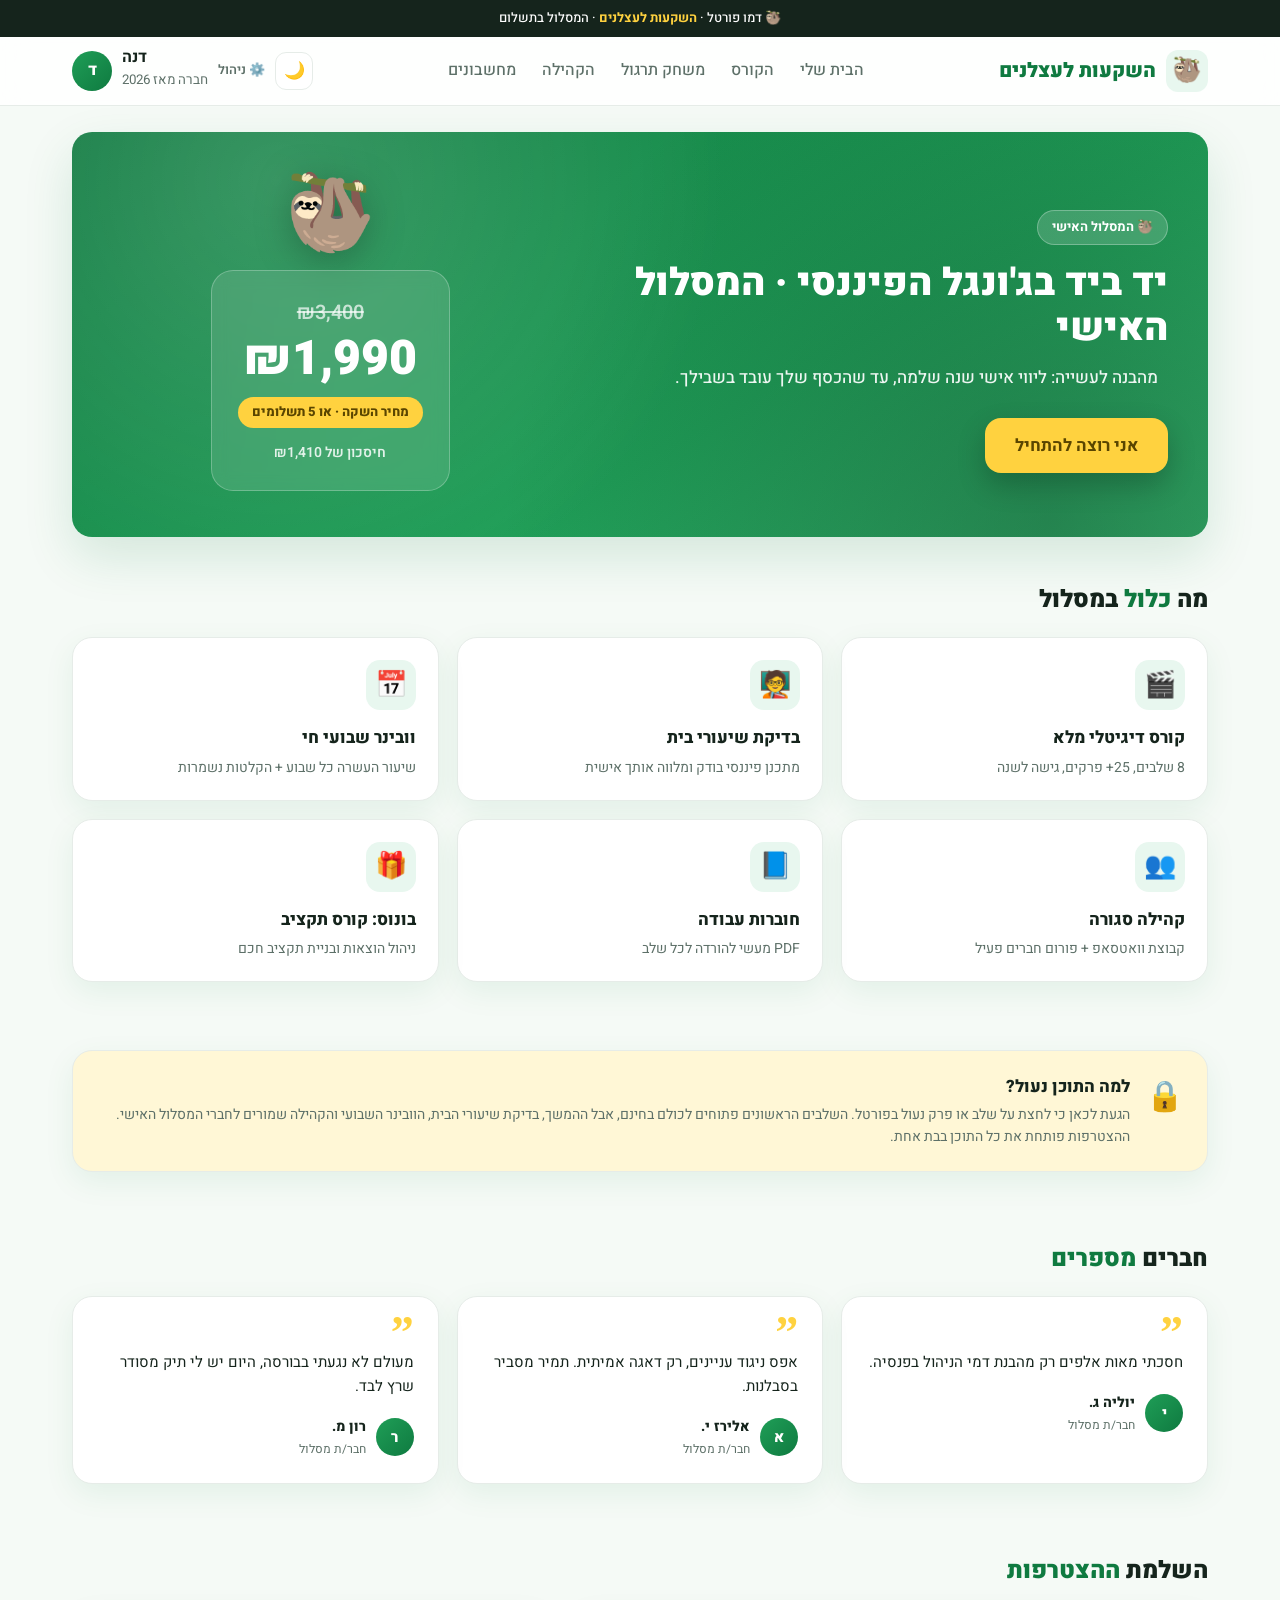
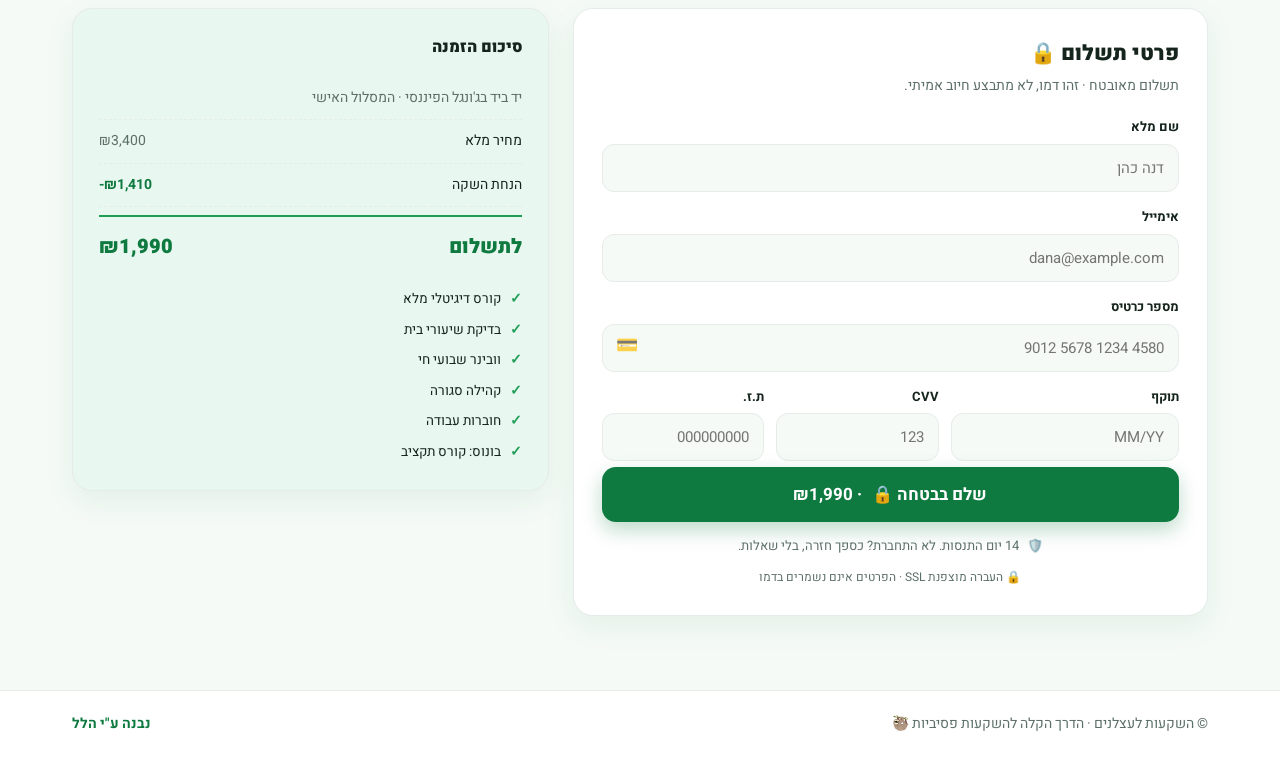
<file: master.html>
<!DOCTYPE html>
<html lang="he" dir="rtl">
<head>
<meta charset="UTF-8">
<meta name="viewport" content="width=device-width, initial-scale=1.0">
<link rel="icon" href="data:image/svg+xml,%3Csvg xmlns=%27http://www.w3.org/2000/svg%27 viewBox=%270 0 100 100%27%3E%3Ctext y=%27.9em%27 font-size=%2790%27%3E🦥%3C/text%3E%3C/svg%3E">
<title>המסלול בתשלום · השקעות לעצלנים 🦥</title>
<link rel="preconnect" href="https://fonts.googleapis.com">
<link href="https://fonts.googleapis.com/css2?family=Heebo:wght@300;400;500;700;800;900&display=swap" rel="stylesheet">
<link href="assets/brand.css" rel="stylesheet">
<style>
/* ===== page-specific only · tokens & shared classes live in brand.css ===== */

/* hero */
.hero{position:relative;overflow:hidden;border-radius:var(--radius);margin:26px 0 10px;
  background:linear-gradient(150deg,var(--green-deep) 0%,var(--green) 62%,#34b86d 100%);
  color:#fff;box-shadow:var(--shadow-lg)}
.hero::before{content:"";position:absolute;inset:0;
  background:radial-gradient(circle at 18% 12%,rgba(255,255,255,.16),transparent 45%),
             radial-gradient(circle at 86% 96%,rgba(15,36,28,.32),transparent 52%)}
.hero-in{position:relative;display:grid;grid-template-columns:1.35fr 1fr;gap:30px;align-items:center;padding:46px 40px}
@media(max-width:900px){.hero-in{grid-template-columns:1fr;padding:34px 24px;text-align:center}}
.hero .bigsloth{font-size:74px;line-height:1;filter:drop-shadow(0 8px 18px rgba(0,0,0,.25))}
.hero .pill{display:inline-flex;align-items:center;gap:8px;background:rgba(255,255,255,.16);
  border:1px solid rgba(255,255,255,.28);padding:6px 14px;border-radius:30px;font-weight:700;font-size:13px;margin:14px 0 8px}
.hero h1{font-size:38px;font-weight:900;line-height:1.18;margin:8px 0 10px}
@media(max-width:600px){.hero h1{font-size:29px}}
.hero .tag{font-size:17px;color:rgba(255,255,255,.92);font-weight:500;max-width:560px}
@media(max-width:900px){.hero .tag{margin:0 auto}}
.hero .cta{margin-top:24px}
.hero .cta .btn{background:var(--yellow);color:#5a4500;font-size:17px;padding:15px 30px;border-radius:16px;
  box-shadow:0 12px 28px rgba(0,0,0,.22)}
.hero .cta .btn:hover{filter:brightness(.97);transform:translateY(-2px)}

/* price card inside hero */
.pricecard{background:rgba(255,255,255,.12);border:1px solid rgba(255,255,255,.25);border-radius:22px;
  padding:26px;backdrop-filter:blur(8px);text-align:center}
.pricecard .old{color:rgba(255,255,255,.7);text-decoration:line-through;font-size:20px;font-weight:600}
.pricecard .now{font-size:48px;font-weight:900;line-height:1;margin:6px 0}
.pricecard .pnote{display:inline-block;background:var(--yellow);color:#5a4500;font-weight:800;font-size:13px;
  padding:5px 14px;border-radius:20px;margin-top:8px}
.pricecard .save{margin-top:14px;font-size:14px;color:rgba(255,255,255,.85);font-weight:600}

/* includes grid */
.inc-grid{display:grid;grid-template-columns:repeat(3,1fr);gap:18px}
@media(max-width:860px){.inc-grid{grid-template-columns:repeat(2,1fr)}}
@media(max-width:560px){.inc-grid{grid-template-columns:1fr}}
.inc{background:var(--card);border:1px solid var(--line);border-radius:var(--radius);padding:22px;
  box-shadow:var(--shadow);transition:transform .15s,box-shadow .15s}
.inc:hover{transform:translateY(-4px);box-shadow:var(--shadow-lg)}
.inc .ic{width:50px;height:50px;border-radius:14px;background:var(--green-soft);display:grid;place-items:center;
  font-size:26px;margin-bottom:14px}
.inc h4{font-size:17px;font-weight:800;margin-bottom:5px}
.inc p{color:var(--muted);font-size:14px;line-height:1.5}

/* testimonials */
.tst-grid{display:grid;grid-template-columns:repeat(3,1fr);gap:18px}
@media(max-width:860px){.tst-grid{grid-template-columns:1fr}}
.tst{background:var(--card);border:1px solid var(--line);border-radius:var(--radius);padding:24px;
  box-shadow:var(--shadow);position:relative}
.tst .q{font-size:46px;line-height:.5;color:var(--yellow);font-weight:900;font-family:Georgia,serif}
.tst p{font-size:15px;line-height:1.6;margin:6px 0 16px}
.tst .who{display:flex;align-items:center;gap:10px}
.tst .who .av{width:38px;height:38px;border-radius:50%;background:linear-gradient(135deg,var(--green),var(--green-deep));
  display:grid;place-items:center;color:#fff;font-weight:800;font-size:15px}
.tst .who b{font-weight:800;font-size:14px}
.tst .who small{display:block;color:var(--muted);font-size:12px}

/* why locked note */
.why{display:flex;gap:16px;align-items:flex-start;background:var(--yellow-soft);
  border:1px solid var(--line);border-radius:var(--radius);padding:22px 24px;box-shadow:var(--shadow)}
.why .lk{font-size:30px;flex:none}
.why h4{font-size:17px;font-weight:800;margin-bottom:4px}
.why p{color:var(--muted);font-size:14px;line-height:1.6}

/* checkout */
.co-grid{display:grid;grid-template-columns:1.2fr .9fr;gap:24px;align-items:start}
@media(max-width:820px){.co-grid{grid-template-columns:1fr}}
.co-form{background:var(--card);border:1px solid var(--line);border-radius:var(--radius);padding:28px;box-shadow:var(--shadow)}
.co-form h3{font-size:21px;font-weight:900;margin-bottom:4px}
.co-form .sub{color:var(--muted);font-size:14px;margin-bottom:20px}
.fld{margin-bottom:15px}
.fld label{display:block;font-weight:700;font-size:13px;margin-bottom:6px}
.fld input{width:100%;font-family:inherit;font-size:15px;padding:12px 14px;border-radius:12px;
  border:1px solid var(--line);background:var(--bg);color:var(--ink);transition:border-color .15s,box-shadow .15s}
.fld input:focus{outline:0;border-color:var(--green);box-shadow:0 0 0 3px var(--green-soft)}
.fld-row{display:grid;grid-template-columns:1.4fr 1fr 1fr;gap:12px}
@media(max-width:480px){.fld-row{grid-template-columns:1fr}}
.cardrow{position:relative}
.cardrow .brandmark{position:absolute;left:14px;top:35px;font-size:18px;opacity:.7}
.pay-btn{width:100%;justify-content:center;font-size:17px;padding:15px;margin-top:6px}
.guar{display:flex;align-items:center;gap:8px;color:var(--muted);font-size:13px;margin-top:14px;justify-content:center;text-align:center;line-height:1.5}
.secure{display:flex;align-items:center;justify-content:center;gap:6px;color:var(--muted);font-size:12px;margin-top:12px}

/* summary */
.co-sum{background:var(--green-soft);border:1px solid var(--line);border-radius:var(--radius);padding:26px;box-shadow:var(--shadow)}
.co-sum h4{font-size:16px;font-weight:900;margin-bottom:16px}
.sline{display:flex;justify-content:space-between;align-items:center;padding:10px 0;border-bottom:1px dashed var(--line);font-size:14px}
.sline:last-of-type{border-bottom:0}
.sline .muted{color:var(--muted)}
.sline.total{font-size:20px;font-weight:900;border-top:2px solid var(--green);border-bottom:0;margin-top:8px;padding-top:14px;color:var(--green-deep)}
.sline.total .old{text-decoration:line-through;color:var(--muted);font-size:14px;font-weight:600;margin-inline-start:8px}
.co-sum ul{list-style:none;margin-top:16px;display:grid;gap:9px}
.co-sum ul li{display:flex;align-items:center;gap:9px;font-size:13.5px;color:var(--ink)}
.co-sum ul li .ck{color:var(--green);font-weight:900;flex:none}

/* success state */
.co-success{display:none;text-align:center;padding:40px 28px;background:var(--card);
  border:1px solid var(--line);border-radius:var(--radius);box-shadow:var(--shadow-lg)}
.co-success.show{display:block;animation:pop .4s ease}
@keyframes pop{from{transform:scale(.96);opacity:0}to{transform:none;opacity:1}}
.co-success .em{font-size:64px;line-height:1}
.co-success h3{font-size:25px;font-weight:900;margin:12px 0 8px}
.co-success p{color:var(--muted);font-size:15px;max-width:440px;margin:0 auto 22px;line-height:1.6}
.co-success .badges{display:flex;flex-wrap:wrap;gap:10px;justify-content:center;margin-bottom:24px}
.co-success .badges span{background:var(--green-soft);color:var(--green-deep);font-weight:700;font-size:13px;
  padding:8px 14px;border-radius:30px}
</style>
</head>
<body>

<div class="demo-flag">🦥 דמו פורטל · <b>השקעות לעצלנים</b> · המסלול בתשלום</div>

<header class="topbar"><div class="wrap">
  <div class="brand"><span class="sloth">🦥</span> השקעות לעצלנים</div>
  <nav class="nav">
    <a href="index.html">הבית שלי</a>
    <a href="lesson.html">הקורס</a>
    <a href="game.html">משחק תרגול</a>
    <a href="community.html">הקהילה</a>
    <a href="calculator.html">מחשבונים</a>
  </nav>
  <div class="me"><a href="admin.html" style="display:inline-flex;align-items:center;gap:6px;font-size:13px;color:var(--muted);font-weight:600" title="מבט הבעלים">⚙️ ניהול</a><a href="profile.html" style="display:flex;align-items:center;gap:10px"><div style="text-align:left"><div style="font-weight:700;line-height:1.1">דנה</div><small>חברה מאז 2026</small></div><div class="avatar">ד</div></a></div>
</div></header>

<main class="wrap">

  <!-- HERO -->
  <section class="hero"><div class="hero-in">
    <div>
      <span class="pill">🦥 המסלול האישי</span>
      <h1 id="m-name">המסלול האישי</h1>
      <p class="tag" id="m-tag">תיאור</p>
      <div class="cta"><button class="btn" id="m-cta" onclick="goCheckout()">אני רוצה להתחיל</button></div>
    </div>
    <div class="bigsloth-wrap" style="display:grid;gap:18px;justify-items:center">
      <div class="bigsloth">🦥</div>
      <div class="pricecard">
        <div class="old" id="m-old">₪0</div>
        <div class="now" id="m-price">₪0</div>
        <div class="pnote" id="m-pnote">הערה</div>
        <div class="save" id="m-save"></div>
      </div>
    </div>
  </div></section>

  <!-- INCLUDES -->
  <section class="block">
    <div class="head"><h2>מה <em>כלול</em> במסלול</h2></div>
    <div class="inc-grid" id="m-includes"></div>
  </section>

  <!-- WHY LOCKED -->
  <section class="block">
    <div class="why">
      <div class="lk">🔒</div>
      <div>
        <h4>למה התוכן נעול?</h4>
        <p>הגעת לכאן כי לחצת על שלב או פרק נעול בפורטל. השלבים הראשונים פתוחים לכולם בחינם, אבל ההמשך, בדיקת שיעורי הבית, הוובינר השבועי והקהילה שמורים לחברי המסלול האישי. ההצטרפות פותחת את כל התוכן בבת אחת.</p>
      </div>
    </div>
  </section>

  <!-- TESTIMONIALS -->
  <section class="block">
    <div class="head"><h2>חברים <em>מספרים</em></h2></div>
    <div class="tst-grid" id="m-tst"></div>
  </section>

  <!-- CHECKOUT -->
  <section class="block" id="checkout">
    <div class="head"><h2>השלמת <em>ההצטרפות</em></h2></div>

    <div class="co-grid" id="co-grid">
      <form class="co-form" id="co-form" novalidate>
        <h3>פרטי תשלום 🔒</h3>
        <p class="sub">תשלום מאובטח · זהו דמו, לא מתבצע חיוב אמיתי.</p>

        <div class="fld">
          <label for="f-name">שם מלא</label>
          <input id="f-name" type="text" placeholder="דנה כהן" autocomplete="name" required>
        </div>
        <div class="fld">
          <label for="f-email">אימייל</label>
          <input id="f-email" type="email" placeholder="dana@example.com" autocomplete="email" required>
        </div>
        <div class="fld cardrow">
          <label for="f-card">מספר כרטיס</label>
          <input id="f-card" type="text" inputmode="numeric" placeholder="4580 1234 5678 9012" maxlength="19" autocomplete="off">
          <span class="brandmark">💳</span>
        </div>
        <div class="fld-row">
          <div class="fld" style="margin:0">
            <label for="f-exp">תוקף</label>
            <input id="f-exp" type="text" inputmode="numeric" placeholder="MM/YY" maxlength="5" autocomplete="off">
          </div>
          <div class="fld" style="margin:0">
            <label for="f-cvv">CVV</label>
            <input id="f-cvv" type="text" inputmode="numeric" placeholder="123" maxlength="4" autocomplete="off">
          </div>
          <div class="fld" style="margin:0">
            <label for="f-zip">ת.ז.</label>
            <input id="f-zip" type="text" inputmode="numeric" placeholder="000000000" maxlength="9" autocomplete="off">
          </div>
        </div>

        <button type="submit" class="btn btn-green pay-btn">שלם בבטחה 🔒 <span id="pay-amt"></span></button>
        <div class="guar">🛡️ <span id="m-guar"></span></div>
        <div class="secure">🔒 העברה מוצפנת SSL · הפרטים אינם נשמרים בדמו</div>
      </form>

      <aside class="co-sum">
        <h4>סיכום הזמנה</h4>
        <div class="sline"><span class="muted" id="s-name">המסלול</span></div>
        <div class="sline"><span>מחיר מלא</span><span class="muted" id="s-old">₪0</span></div>
        <div class="sline"><span>הנחת השקה</span><span style="color:var(--green-deep);font-weight:700" id="s-disc">₪0-</span></div>
        <div class="sline total"><span>לתשלום</span><span><span id="s-price">₪0</span></span></div>
        <ul id="s-list"></ul>
      </aside>
    </div>

    <!-- success -->
    <div class="co-success" id="co-success">
      <div class="em">🎉</div>
      <h3>ברוך הבא למסלול! 🦥</h3>
      <p>התשלום בוצע בהצלחה וכל התוכן נפתח עכשיו. כל השלבים, הוובינרים, הקהילה וחוברות העבודה זמינים לך מהרגע הזה.</p>
      <div class="badges">
        <span>✓ כל 8 השלבים נפתחו</span>
        <span>✓ גישה לקהילה</span>
        <span>✓ וובינר שבועי</span>
      </div>
      <a href="index.html" class="btn btn-green" style="font-size:16px;padding:14px 28px">חזרה לבית שלי 🦥</a>
    </div>
  </section>

</main>

<footer><div class="wrap"><div>© השקעות לעצלנים · הדרך הקלה להשקעות פסיביות 🦥</div><div class="credit">נבנה ע"י הלל</div></div></footer>

<script src="data/content.js"></script>
<script src="assets/portal.js"></script>
<script>
(function(){
  const M = (window.LAZY && LAZY.master) || {};
  const esc = s => String(s==null?'':s).replace(/[&<>"]/g,c=>({'&':'&amp;','<':'&lt;','>':'&gt;','"':'&quot;'}[c]));
  const numOf = s => parseFloat(String(s||'').replace(/[^\d.]/g,'')) || 0;

  /* hero + price */
  document.getElementById('m-name').textContent  = M.name || 'המסלול האישי';
  document.getElementById('m-tag').textContent   = M.tagline || '';
  document.getElementById('m-cta').textContent   = M.cta || 'אני רוצה להתחיל';
  document.getElementById('m-old').textContent   = M.oldPrice || '';
  document.getElementById('m-price').textContent = M.price || '';
  document.getElementById('m-pnote').textContent = M.priceNote || '';

  const oldN = numOf(M.oldPrice), newN = numOf(M.price), saveN = oldN - newN;
  if(saveN > 0){ document.getElementById('m-save').textContent = 'חיסכון של ₪' + saveN.toLocaleString('he-IL'); }

  /* includes */
  document.getElementById('m-includes').innerHTML = (M.includes||[]).map(x=>`
    <div class="inc">
      <div class="ic">${esc(x.ic)}</div>
      <h4>${esc(x.t)}</h4>
      <p>${esc(x.d)}</p>
    </div>`).join('');

  /* testimonials */
  document.getElementById('m-tst').innerHTML = (M.testimonials||[]).map(x=>`
    <div class="tst">
      <div class="q">&rdquo;</div>
      <p>${esc(x.t)}</p>
      <div class="who">
        <div class="av">${esc((x.n||'?').trim().charAt(0))}</div>
        <div><b>${esc(x.n)}</b><small>חבר/ת מסלול</small></div>
      </div>
    </div>`).join('');

  /* guarantee + pay amount */
  document.getElementById('m-guar').textContent = M.guarantee || '';
  document.getElementById('pay-amt').textContent = M.price ? ('· ' + M.price) : '';

  /* summary */
  document.getElementById('s-name').textContent  = M.name || 'המסלול';
  document.getElementById('s-old').textContent   = M.oldPrice || '';
  document.getElementById('s-disc').textContent  = saveN>0 ? ('₪'+saveN.toLocaleString('he-IL')+'-') : '₪0';
  document.getElementById('s-price').textContent = M.price || '';
  document.getElementById('s-list').innerHTML = (M.includes||[]).map(x=>
    `<li><span class="ck">✓</span> ${esc(x.t)}</li>`).join('');

  /* checkout open helper */
  window.goCheckout = function(){
    document.getElementById('checkout').scrollIntoView({behavior:'smooth',block:'start'});
    setTimeout(()=>{ const n=document.getElementById('f-name'); if(n) n.focus({preventScroll:true}); }, 500);
  };

  /* light cosmetic formatting for card number */
  const card = document.getElementById('f-card');
  if(card){ card.addEventListener('input',()=>{
    let v = card.value.replace(/\D/g,'').slice(0,16);
    card.value = v.replace(/(.{4})/g,'$1 ').trim();
  }); }
  const exp = document.getElementById('f-exp');
  if(exp){ exp.addEventListener('input',()=>{
    let v = exp.value.replace(/\D/g,'').slice(0,4);
    exp.value = v.length>2 ? v.slice(0,2)+'/'+v.slice(2) : v;
  }); }

  /* submit → mock success */
  const form = document.getElementById('co-form');
  if(form){ form.addEventListener('submit', function(e){
    e.preventDefault();
    const name  = document.getElementById('f-name').value.trim();
    const email = document.getElementById('f-email').value.trim();
    if(!name || !email){
      Portal.toast('נא למלא שם ואימייל 🦥');
      (!name ? document.getElementById('f-name') : document.getElementById('f-email')).focus();
      return;
    }
    document.getElementById('co-grid').style.display = 'none';
    const ok = document.getElementById('co-success');
    ok.classList.add('show');
    ok.scrollIntoView({behavior:'smooth',block:'center'});
    Portal.toast('התשלום בוצע, המסלול נפתח 🦥');
  }); }
})();
</script>
</body>
</html>
</file>
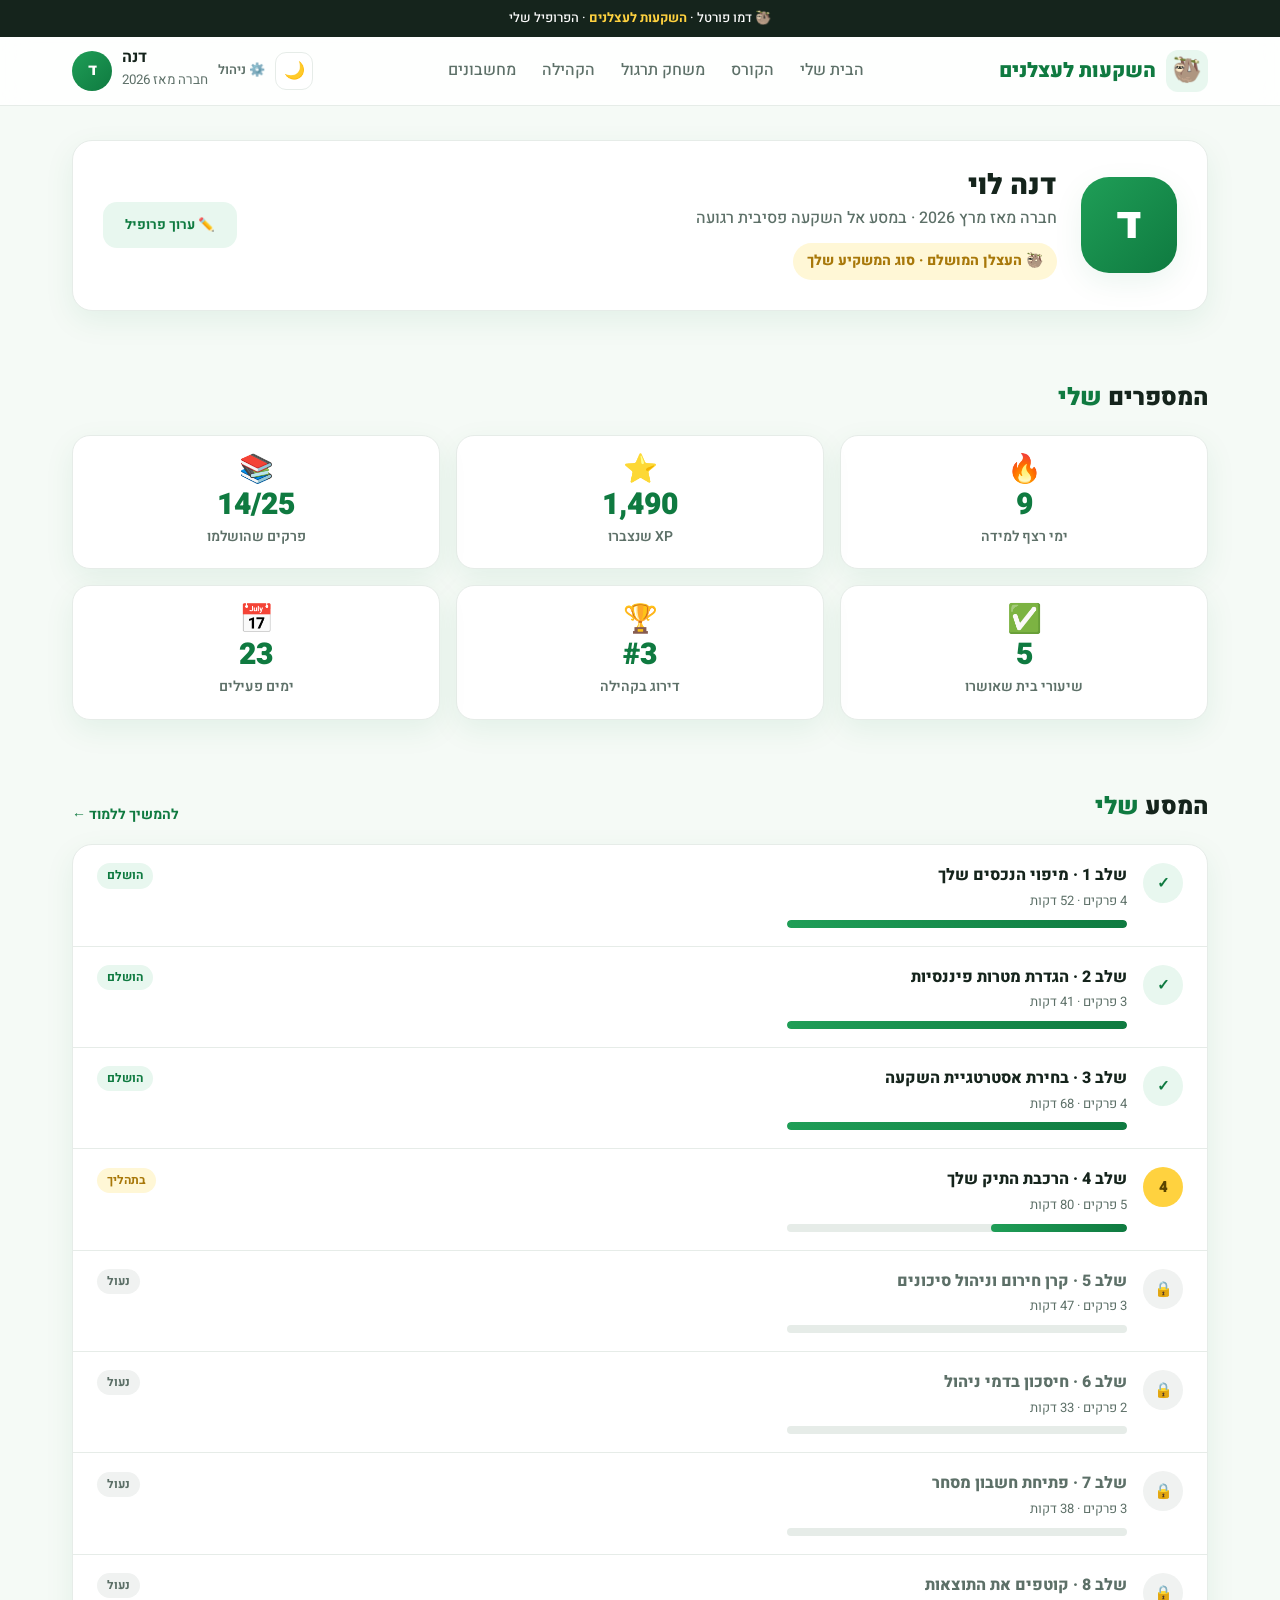
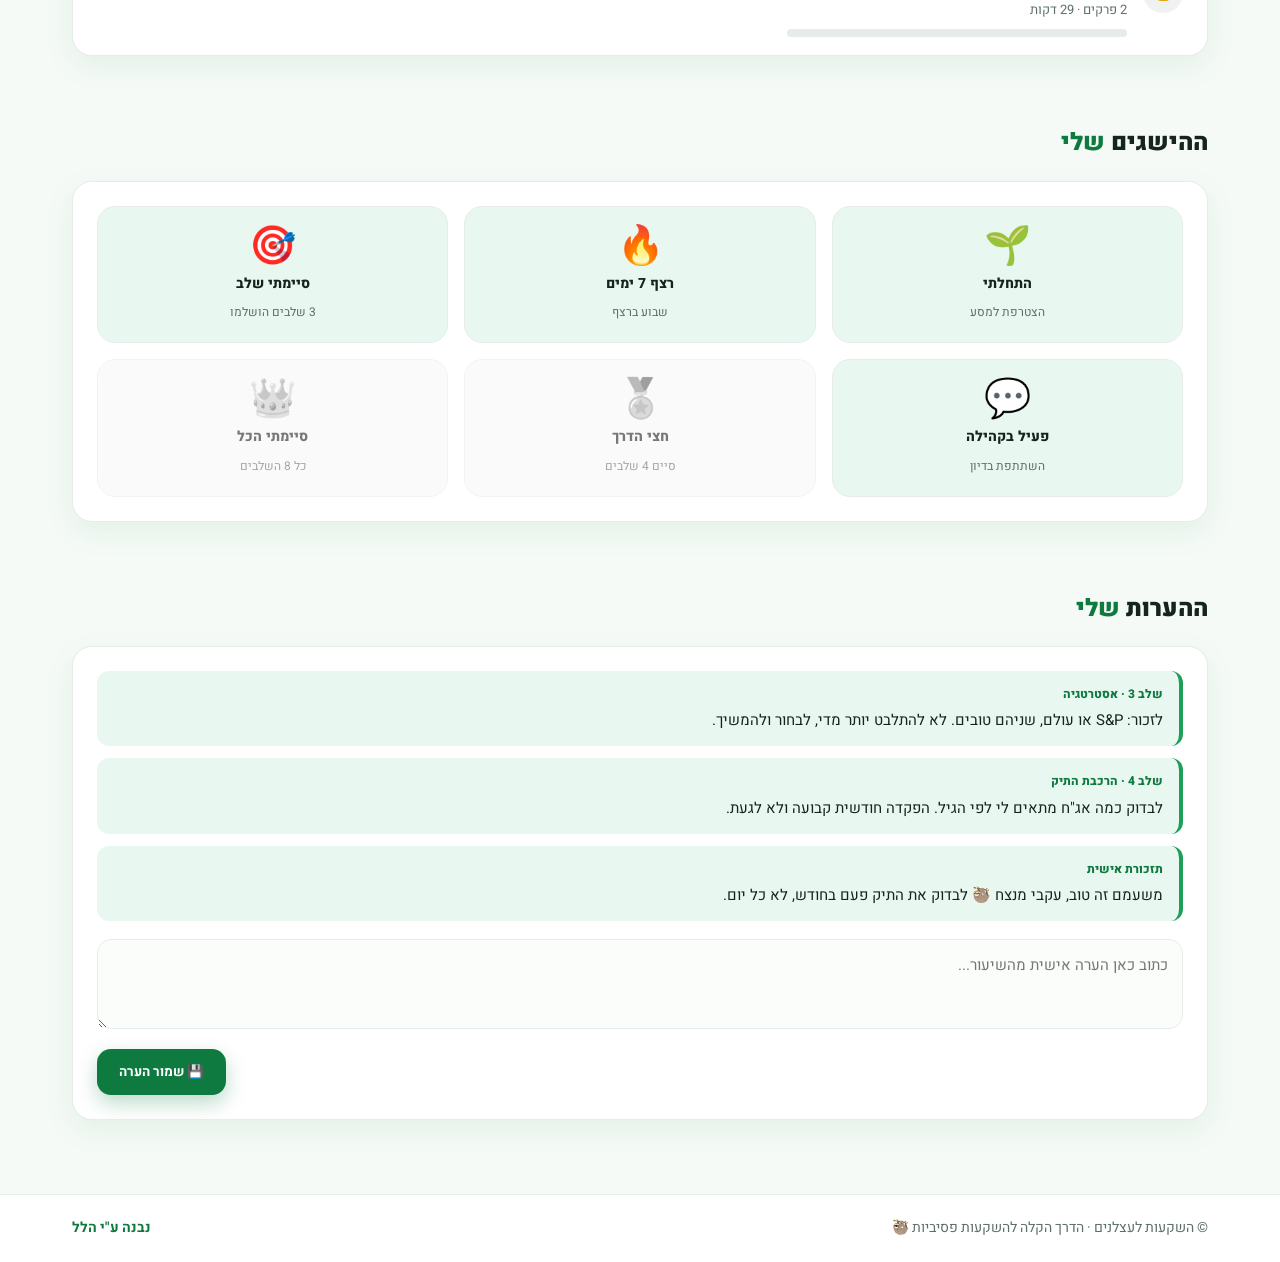
<file: profile.html>
<!DOCTYPE html>
<html lang="he" dir="rtl">
<head>
<meta charset="UTF-8">
<meta name="viewport" content="width=device-width, initial-scale=1.0">
<link rel="icon" href="data:image/svg+xml,%3Csvg xmlns=%27http://www.w3.org/2000/svg%27 viewBox=%270 0 100 100%27%3E%3Ctext y=%27.9em%27 font-size=%2790%27%3E🦥%3C/text%3E%3C/svg%3E">
<title>הפרופיל שלי · השקעות לעצלנים 🦥</title>
<link rel="preconnect" href="https://fonts.googleapis.com">
<link href="https://fonts.googleapis.com/css2?family=Heebo:wght@300;400;500;700;800;900&display=swap" rel="stylesheet">
<link href="assets/brand.css" rel="stylesheet">
<style>
  /* ===== profile page only ===== */
  .profile-hero{display:flex;align-items:center;gap:24px;padding:30px;flex-wrap:wrap}
  .profile-hero .big-avatar{width:96px;height:96px;border-radius:28px;background:linear-gradient(135deg,var(--green),var(--green-deep));display:grid;place-items:center;color:#fff;font-weight:900;font-size:44px;box-shadow:var(--shadow);flex-shrink:0}
  .profile-hero .info{flex:1;min-width:200px}
  .profile-hero .info h1{font-size:28px;font-weight:900;line-height:1.1}
  .profile-hero .info .sub{color:var(--muted);font-weight:500;margin-top:4px}
  .result-badge{display:inline-flex;align-items:center;gap:8px;background:var(--yellow-soft);color:#a8780a;font-weight:800;font-size:14px;padding:7px 14px;border-radius:30px;margin-top:12px}
  .profile-hero .actions{flex-shrink:0}

  .stats-grid{display:grid;grid-template-columns:repeat(3,1fr);gap:16px}
  .stat{background:var(--card);border:1px solid var(--line);border-radius:18px;box-shadow:var(--shadow);padding:20px;text-align:center;transition:transform .15s,box-shadow .15s}
  .stat:hover{transform:translateY(-3px);box-shadow:var(--shadow-lg)}
  .stat .ic{font-size:28px;line-height:1}
  .stat .num{font-size:30px;font-weight:900;color:var(--green-deep);margin-top:6px;line-height:1}
  .stat .lbl{color:var(--muted);font-weight:600;font-size:14px;margin-top:6px}

  /* journey timeline */
  .journey{display:flex;flex-direction:column;gap:0}
  .j-item{display:flex;gap:16px;padding:18px 24px;border-bottom:1px solid var(--line);position:relative}
  .j-item:last-child{border-bottom:0}
  .j-dot{flex-shrink:0;width:40px;height:40px;border-radius:50%;display:grid;place-items:center;font-weight:900;font-size:15px}
  .j-dot.done{background:var(--green-soft);color:var(--green-deep)}
  .j-dot.now{background:var(--yellow);color:#5a4500}
  .j-dot.lock{background:#f0f2f1;color:var(--muted)}
  .j-body{flex:1;min-width:0}
  .j-top{display:flex;align-items:center;justify-content:space-between;gap:10px;flex-wrap:wrap}
  .j-title{font-weight:800;font-size:16px}
  .j-title.lock{color:var(--muted)}
  .j-meta{color:var(--muted);font-size:13px;margin:2px 0 8px}
  .j-bar{max-width:340px}

  /* badges */
  .badges{display:grid;grid-template-columns:repeat(3,1fr);gap:16px;padding:24px}
  .badge{display:flex;flex-direction:column;align-items:center;text-align:center;gap:8px;padding:20px 12px;border:1px solid var(--line);border-radius:18px;background:var(--green-soft)}
  .badge.locked{background:#f6f7f6;opacity:.6;filter:grayscale(1)}
  .badge .be{font-size:38px;line-height:1}
  .badge .bt{font-weight:800;font-size:14px;color:var(--ink)}
  .badge .bd{font-size:12px;color:var(--muted)}

  /* notes */
  .notes-wrap{padding:24px}
  .note{background:var(--green-soft);border-right:4px solid var(--green);border-radius:12px;padding:14px 16px;margin-bottom:12px}
  .note .ntag{font-weight:800;font-size:12px;color:var(--green-deep);margin-bottom:4px}
  .note .ntxt{font-size:15px}
  .note-form{margin-top:18px}
  .note-form textarea{width:100%;border:1px solid var(--line);border-radius:14px;padding:14px;font-family:inherit;font-size:15px;resize:vertical;min-height:90px;color:var(--ink);background:#fbfdfb}
  .note-form textarea:focus{outline:none;border-color:var(--green);box-shadow:0 0 0 3px var(--green-soft)}
  .note-form .row{display:flex;justify-content:flex-end;margin-top:12px}

  @media(max-width:720px){
    .stats-grid{grid-template-columns:repeat(2,1fr)}
    .badges{grid-template-columns:repeat(2,1fr)}
    .profile-hero{justify-content:center;text-align:center}
    .profile-hero .info{text-align:center}
    .profile-hero .actions{width:100%}
    .profile-hero .actions .btn{width:100%;justify-content:center}
  }
  @media(max-width:440px){
    .stats-grid{grid-template-columns:1fr}
  }
</style>
</head>
<body>

<div class="demo-flag">🦥 דמו פורטל · <b>השקעות לעצלנים</b> · הפרופיל שלי</div>

<header class="topbar"><div class="wrap">
  <div class="brand"><span class="sloth">🦥</span> השקעות לעצלנים</div>
  <nav class="nav">
    <a href="index.html">הבית שלי</a>
    <a href="lesson.html">הקורס</a>
    <a href="game.html">משחק תרגול</a>
    <a href="community.html">הקהילה</a>
    <a href="calculator.html">מחשבונים</a>
  </nav>
  <div class="me"><a href="admin.html" style="display:inline-flex;align-items:center;gap:6px;font-size:13px;color:var(--muted);font-weight:600" title="מבט הבעלים">⚙️ ניהול</a><a href="profile.html" style="display:flex;align-items:center;gap:10px"><div style="text-align:left"><div style="font-weight:700;line-height:1.1">דנה</div><small>חברה מאז 2026</small></div><div class="avatar">ד</div></a></div>
</div></header>

<main class="wrap">

  <!-- profile header -->
  <section class="block">
    <div class="panel">
      <div class="profile-hero">
        <div class="big-avatar">ד</div>
        <div class="info">
          <h1>דנה לוי</h1>
          <div class="sub">חברה מאז מרץ 2026 · במסע אל השקעה פסיבית רגועה</div>
          <span class="result-badge">🦥 העצלן המושלם · סוג המשקיע שלך</span>
        </div>
        <div class="actions">
          <button class="btn btn-ghost" id="editBtn">✏️ ערוך פרופיל</button>
        </div>
      </div>
    </div>
  </section>

  <!-- stats -->
  <section class="block">
    <div class="head"><h2>המספרים <em>שלי</em></h2></div>
    <div class="stats-grid">
      <div class="stat"><div class="ic">🔥</div><div class="num">9</div><div class="lbl">ימי רצף למידה</div></div>
      <div class="stat"><div class="ic">⭐</div><div class="num">1,490</div><div class="lbl">XP שנצברו</div></div>
      <div class="stat"><div class="ic">📚</div><div class="num">14/25</div><div class="lbl">פרקים שהושלמו</div></div>
      <div class="stat"><div class="ic">✅</div><div class="num">5</div><div class="lbl">שיעורי בית שאושרו</div></div>
      <div class="stat"><div class="ic">🏆</div><div class="num">#3</div><div class="lbl">דירוג בקהילה</div></div>
      <div class="stat"><div class="ic">📅</div><div class="num">23</div><div class="lbl">ימים פעילים</div></div>
    </div>
  </section>

  <!-- journey -->
  <section class="block">
    <div class="head"><h2>המסע <em>שלי</em></h2><a href="lesson.html">להמשיך ללמוד ←</a></div>
    <div class="panel">
      <div class="journey" id="journey"></div>
    </div>
  </section>

  <!-- badges -->
  <section class="block">
    <div class="head"><h2>ההישגים <em>שלי</em></h2></div>
    <div class="panel">
      <div class="badges">
        <div class="badge"><span class="be">🌱</span><span class="bt">התחלתי</span><span class="bd">הצטרפת למסע</span></div>
        <div class="badge"><span class="be">🔥</span><span class="bt">רצף 7 ימים</span><span class="bd">שבוע ברצף</span></div>
        <div class="badge"><span class="be">🎯</span><span class="bt">סיימתי שלב</span><span class="bd">3 שלבים הושלמו</span></div>
        <div class="badge"><span class="be">💬</span><span class="bt">פעיל בקהילה</span><span class="bd">השתתפת בדיון</span></div>
        <div class="badge locked"><span class="be">🏅</span><span class="bt">חצי הדרך</span><span class="bd">סיים 4 שלבים</span></div>
        <div class="badge locked"><span class="be">👑</span><span class="bt">סיימתי הכל</span><span class="bd">כל 8 השלבים</span></div>
      </div>
    </div>
  </section>

  <!-- notes -->
  <section class="block">
    <div class="head"><h2>ההערות <em>שלי</em></h2></div>
    <div class="panel">
      <div class="notes-wrap">
        <div id="notesList">
          <div class="note"><div class="ntag">שלב 3 · אסטרטגיה</div><div class="ntxt">לזכור: S&amp;P או עולם, שניהם טובים. לא להתלבט יותר מדי, לבחור ולהמשיך.</div></div>
          <div class="note"><div class="ntag">שלב 4 · הרכבת התיק</div><div class="ntxt">לבדוק כמה אג"ח מתאים לי לפי הגיל. הפקדה חודשית קבועה ולא לגעת.</div></div>
          <div class="note"><div class="ntag">תזכורת אישית</div><div class="ntxt">משעמם זה טוב, עקבי מנצח 🦥 לבדוק את התיק פעם בחודש, לא כל יום.</div></div>
        </div>
        <div class="note-form">
          <textarea id="noteInput" placeholder="כתוב כאן הערה אישית מהשיעור..."></textarea>
          <div class="row"><button class="btn btn-green" id="saveNote">💾 שמור הערה</button></div>
        </div>
      </div>
    </div>
  </section>

</main>

<footer><div class="wrap"><div>© השקעות לעצלנים · הדרך הקלה להשקעות פסיביות 🦥</div><div class="credit">נבנה ע"י הלל</div></div></footer>

<script src="data/content.js"></script>
<script src="assets/portal.js"></script>
<script>
  /* ---- render journey from LAZY.modules ---- */
  (function(){
    var stateMeta = {
      done:{ tag:'הושלם', icon:'✓', pct:100 },
      now: { tag:'בתהליך', icon:'➜', pct:40 },
      lock:{ tag:'נעול',  icon:'🔒', pct:0 }
    };
    var html = (window.LAZY && LAZY.modules ? LAZY.modules : []).map(function(m){
      var meta = stateMeta[m.state] || stateMeta.lock;
      var dotLabel = m.state==='lock' ? meta.icon : (m.state==='done' ? meta.icon : m.n);
      return ''+
        '<div class="j-item">'+
          '<div class="j-dot '+m.state+'">'+dotLabel+'</div>'+
          '<div class="j-body">'+
            '<div class="j-top">'+
              '<span class="j-title '+(m.state==='lock'?'lock':'')+'">שלב '+m.n+' · '+m.title+'</span>'+
              '<span class="tag '+m.state+'">'+meta.tag+'</span>'+
            '</div>'+
            '<div class="j-meta">'+m.chapters.length+' פרקים · '+m.mins+' דקות</div>'+
            '<div class="bar j-bar"><i style="width:'+meta.pct+'%"></i></div>'+
          '</div>'+
        '</div>';
    }).join('');
    var el = document.getElementById('journey');
    if(el) el.innerHTML = html;
  })();

  /* ---- edit profile (cosmetic) ---- */
  document.getElementById('editBtn').addEventListener('click', function(){
    Portal.toast('שמור ✓');
  });

  /* ---- save note (appends client-side) ---- */
  document.getElementById('saveNote').addEventListener('click', function(){
    var input = document.getElementById('noteInput');
    var txt = (input.value || '').trim();
    if(!txt){ Portal.toast('כתוב משהו קודם 🦥'); return; }
    var note = document.createElement('div');
    note.className = 'note';
    var tag = document.createElement('div'); tag.className='ntag'; tag.textContent='הערה חדשה';
    var body = document.createElement('div'); body.className='ntxt'; body.textContent=txt;
    note.appendChild(tag); note.appendChild(body);
    var list = document.getElementById('notesList');
    list.insertBefore(note, list.firstChild);
    input.value = '';
    Portal.toast('ההערה נשמרה 🦥');
  });
</script>
</body>
</html>
</file>
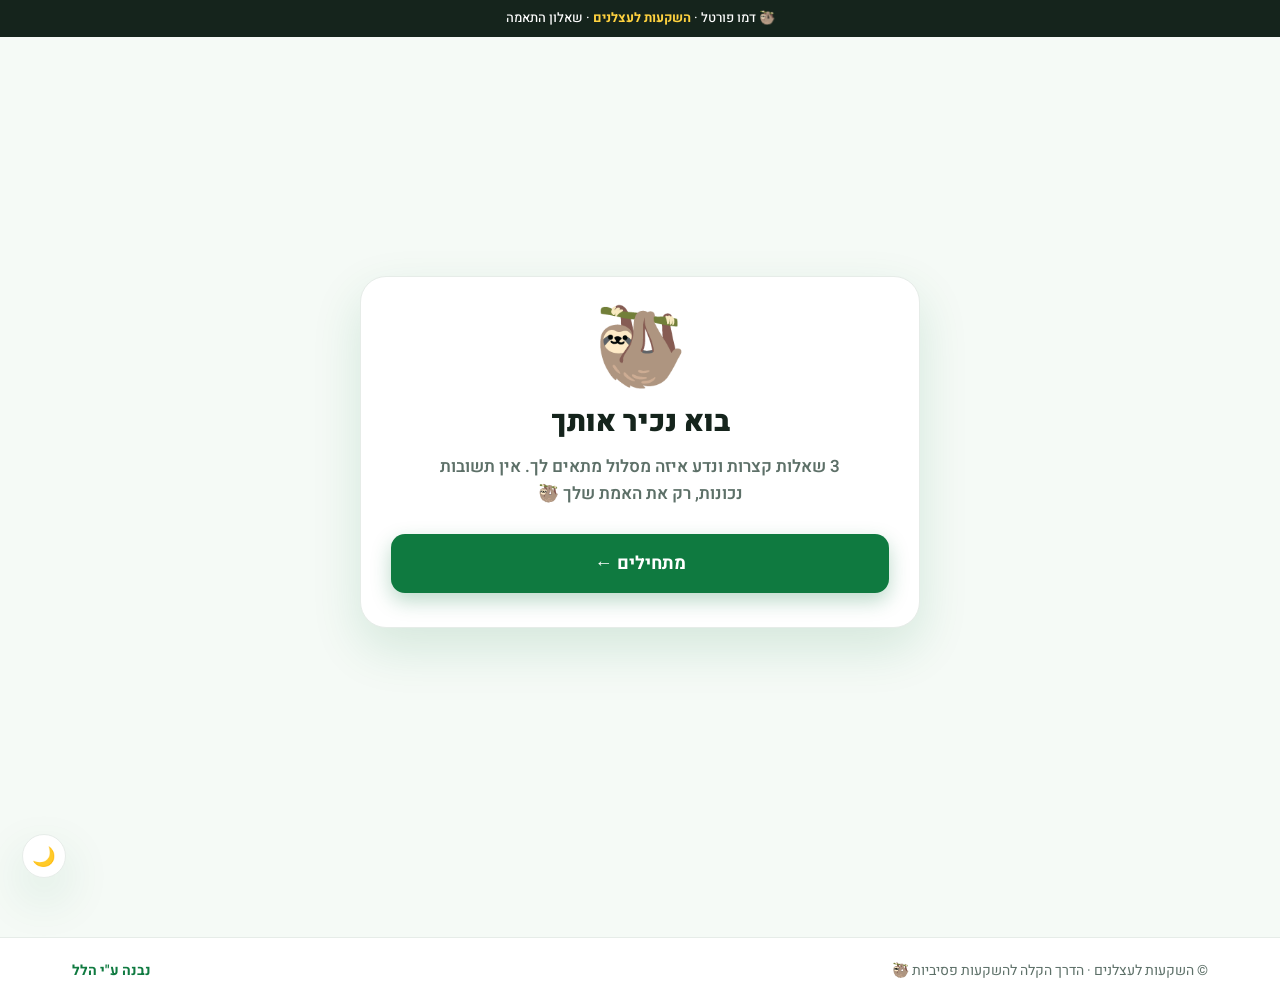
<file: quiz.html>
<!DOCTYPE html>
<html lang="he" dir="rtl">
<head>
<meta charset="UTF-8">
<meta name="viewport" content="width=device-width, initial-scale=1">
<link rel="icon" href="data:image/svg+xml,%3Csvg xmlns=%27http://www.w3.org/2000/svg%27 viewBox=%270 0 100 100%27%3E%3Ctext y=%27.9em%27 font-size=%2790%27%3E🦥%3C/text%3E%3C/svg%3E">
<title>איזה משקיע אתה? · השקעות לעצלנים 🦥</title>
<link rel="preconnect" href="https://fonts.googleapis.com">
<link href="https://fonts.googleapis.com/css2?family=Heebo:wght@300;400;500;700;800;900&display=swap" rel="stylesheet">
<link href="assets/brand.css" rel="stylesheet">
<style>
/* ===== quiz-specific only (tokens + shared classes come from brand.css) ===== */
.quiz-wrap{min-height:calc(100vh - 40px);display:flex;align-items:center;justify-content:center;padding:30px 20px 60px}
.quiz-card{background:var(--card);border:1px solid var(--line);border-radius:26px;box-shadow:var(--shadow-lg);padding:34px 30px;width:100%;max-width:560px;position:relative;overflow:hidden}

/* step transitions */
.step{opacity:0;transform:translateY(14px);transition:opacity .32s ease,transform .32s ease}
.step.in{opacity:1;transform:none}
.step.out{opacity:0;transform:translateY(-14px);transition:opacity .22s ease,transform .22s ease}

/* intro */
.center{text-align:center}
.big-sloth{font-size:76px;line-height:1;display:inline-block;animation:bob .8s ease}
@keyframes bob{0%{transform:translateY(0) rotate(0)}30%{transform:translateY(-12px) rotate(-8deg)}60%{transform:translateY(0) rotate(6deg)}100%{transform:translateY(0) rotate(0)}}
.intro-title{font-size:29px;font-weight:900;margin:12px 0 8px;color:var(--ink)}
.intro-text{color:var(--muted);font-weight:600;font-size:17px;line-height:1.6;margin:0 auto 26px;max-width:430px}
.full-btn{width:100%;justify-content:center;font-size:18px;padding:16px}

/* question progress */
.progress-row{display:flex;align-items:center;gap:12px;margin-bottom:24px}
.progress-row .bar{flex:1}
.progress-row small{color:var(--muted);font-weight:800;white-space:nowrap;font-size:13px}

.q-mascot{font-size:42px;line-height:1;margin-bottom:10px;display:inline-block}
.q-text{font-size:24px;font-weight:900;line-height:1.4;margin-bottom:22px;color:var(--ink)}

/* options */
.opts{display:grid;gap:13px}
.opt{display:flex;align-items:center;gap:14px;text-align:right;width:100%;font-family:inherit;font-size:17px;font-weight:700;color:var(--ink);background:var(--card);border:2px solid var(--line);border-radius:16px;padding:17px 18px;cursor:pointer;transition:transform .12s,border-color .15s,background .15s,box-shadow .15s}
.opt:hover:not(:disabled){border-color:var(--green);transform:translateY(-2px);box-shadow:var(--shadow)}
.opt:active:not(:disabled){transform:translateY(0)}
.opt:disabled{cursor:default}
.opt .dot{width:26px;height:26px;flex:none;border-radius:50%;border:2px solid var(--line);transition:.15s;position:relative}
.opt.sel{border-color:var(--green);background:var(--green-soft);animation:pop .35s ease}
.opt.sel .dot{border-color:var(--green);background:var(--green)}
.opt.sel .dot::after{content:"✓";position:absolute;inset:0;display:grid;place-items:center;color:#fff;font-size:14px;font-weight:900}
@keyframes pop{0%{transform:scale(1)}40%{transform:scale(1.03)}100%{transform:scale(1)}}

.back-link{display:inline-block;margin-top:20px;color:var(--muted);font-weight:700;font-size:15px;cursor:pointer;transition:color .15s}
.back-link:hover{color:var(--green-deep)}
.back-link.hide{display:none}

/* result */
.result .res-emoji{font-size:84px;line-height:1;display:inline-block;animation:bob .8s ease}
.result h2{font-size:30px;font-weight:900;margin:12px 0 4px;color:var(--ink)}
.result h2 em{font-style:normal;color:var(--green-deep)}
.result .res-desc{color:var(--muted);font-weight:600;font-size:17px;line-height:1.65;max-width:440px;margin:0 auto 14px}
.result .res-line{display:inline-flex;align-items:center;gap:8px;background:var(--yellow-soft);color:#a8780a;font-weight:800;font-size:15px;padding:9px 16px;border-radius:30px;margin-bottom:26px}
.res-actions{display:grid;gap:11px;max-width:360px;margin:0 auto}
.res-actions .btn{width:100%;justify-content:center;font-size:17px;padding:15px}

/* confetti */
.confetti{position:fixed;top:-12px;width:11px;height:14px;z-index:150;border-radius:2px;pointer-events:none;animation:fall linear forwards}
@keyframes fall{to{transform:translateY(105vh) rotate(540deg);opacity:.9}}

@media(max-width:560px){
  .quiz-card{padding:26px 18px}
  .q-text{font-size:21px}
  .intro-title{font-size:25px}
  .opt{font-size:16px;padding:15px 15px}
}
</style>
</head>
<body>

<div class="demo-flag">🦥 דמו פורטל · <b>השקעות לעצלנים</b> · שאלון התאמה</div>

<main class="quiz-wrap">
  <div class="quiz-card" id="card"><!-- rendered by JS --></div>
</main>

<footer><div class="wrap"><div>© השקעות לעצלנים · הדרך הקלה להשקעות פסיביות 🦥</div><div class="credit">נבנה ע"י הלל</div></div></footer>

<script src="data/content.js"></script>
<script src="assets/portal.js"></script>
<script>
(function(){
  const QUIZ = (window.LAZY && LAZY.quiz) ? LAZY.quiz : null;
  const QUESTIONS = (QUIZ && Array.isArray(QUIZ.questions)) ? QUIZ.questions : [];
  const RESULTS = (QUIZ && QUIZ.results) ? QUIZ.results : {};
  const TOTAL = QUESTIONS.length;
  const card = document.getElementById('card');

  let answers; // array of chosen type per question index

  function reset(){ answers = new Array(TOTAL).fill(null); }

  /* render with a clean enter transition */
  function paint(html){
    card.innerHTML = '<div class="step">' + html + '</div>';
    const el = card.firstElementChild;
    requestAnimationFrame(()=>el.classList.add('in'));
    return el;
  }

  /* fade out current step, then run next */
  function transitionTo(next){
    const el = card.firstElementChild;
    if(!el){ next(); return; }
    el.classList.remove('in'); el.classList.add('out');
    setTimeout(next, 200);
  }

  function renderIntro(){
    paint(`
      <div class="center">
        <span class="big-sloth">🦥</span>
        <h1 class="intro-title">בוא נכיר אותך</h1>
        <p class="intro-text">${QUIZ ? QUIZ.intro : ''}</p>
        <button class="btn btn-green full-btn" id="startBtn">מתחילים ←</button>
      </div>`);
    document.getElementById('startBtn').addEventListener('click', ()=>{
      transitionTo(()=>renderQuestion(0));
    });
  }

  function renderQuestion(i){
    const q = QUESTIONS[i];
    const pct = Math.round((i / TOTAL) * 100);
    paint(`
      <div class="progress-row">
        <small>שאלה ${i+1} מתוך ${TOTAL}</small>
        <div class="bar"><i style="width:${pct}%"></i></div>
      </div>
      <span class="q-mascot">🦥</span>
      <div class="q-text">${q.q}</div>
      <div class="opts" id="opts">
        ${q.opts.map((o,idx)=>`
          <button class="opt${answers[i] && o.type===answers[i] ? ' sel' : ''}" data-idx="${idx}" data-type="${o.type}">
            <span class="dot"></span><span>${o.t}</span>
          </button>`).join('')}
      </div>
      <span class="back-link${i===0 ? ' hide' : ''}" id="backLink">← חזור</span>`);

    let locked = false;
    card.querySelectorAll('.opt').forEach(b=>{
      b.addEventListener('click', ()=>{
        if(locked) return; locked = true;
        answers[i] = b.dataset.type;
        card.querySelectorAll('.opt').forEach(x=>x.disabled=true);
        b.classList.add('sel');
        setTimeout(()=>{
          transitionTo(()=>{
            if(i+1 >= TOTAL) renderResult();
            else renderQuestion(i+1);
          });
        }, 360);
      });
    });
    const back = document.getElementById('backLink');
    if(back) back.addEventListener('click', ()=>{
      if(i===0) return;
      transitionTo(()=>renderQuestion(i-1));
    });
  }

  function tallyWinner(){
    const counts = {};
    let winner = null, max = -1;
    // iterate in question order so first-reached wins ties
    answers.forEach(t=>{
      if(!t) return;
      counts[t] = (counts[t]||0) + 1;
      if(counts[t] > max){ max = counts[t]; winner = t; }
    });
    return winner;
  }

  function renderResult(){
    const winner = tallyWinner();
    const r = (winner && RESULTS[winner]) ? RESULTS[winner] : null;
    const emoji = r ? r.emoji : '🦥';
    const title = r ? r.title : 'העצלן';
    const desc  = r ? r.desc  : 'הכנו לך מסלול מותאם בדיוק בשבילך.';

    paint(`
      <div class="result center">
        <span class="res-emoji">${emoji}</span>
        <h2>אתה: <em>${title}</em></h2>
        <p class="res-desc">${desc}</p>
        <div class="res-line">✨ הכנו לך מסלול מותאם</div>
        <div class="res-actions">
          <a class="btn btn-green" href="index.html">🚪 כניסה לפורטל שלי</a>
          <button class="btn btn-yellow" id="againBtn">🔁 ענה שוב</button>
        </div>
      </div>`);

    document.getElementById('againBtn').addEventListener('click', ()=>{
      reset();
      transitionTo(renderIntro);
    });

    fireConfetti();
    if(window.Portal && Portal.toast) Portal.toast('המסלול שלך מוכן! 🦥');
  }

  function fireConfetti(){
    const colors = ['#1f9e57','#ffd23f','#ff8a3d','#0f7a40','#fff7d6'];
    for(let i=0;i<70;i++){
      const c = document.createElement('div');
      c.className = 'confetti';
      c.style.left = Math.random()*100 + 'vw';
      c.style.background = colors[i % colors.length];
      c.style.animationDuration = (2.4 + Math.random()*1.8) + 's';
      c.style.animationDelay = (Math.random()*0.5) + 's';
      if(Math.random()>0.5) c.style.borderRadius='50%';
      document.body.appendChild(c);
      setTimeout(()=>c.remove(), 4800);
    }
  }

  function start(){
    if(!QUIZ || !TOTAL){
      paint(`<div class="center"><span class="big-sloth">🦥</span><h1 class="intro-title">השאלון בהכנה</h1><p class="intro-text">נחזור עם השאלות בקרוב. בינתיים אפשר להיכנס לפורטל.</p><a class="btn btn-green full-btn" href="index.html">🚪 לפורטל שלי</a></div>`);
      return;
    }
    reset();
    renderIntro();
  }

  start();
})();
</script>
</body>
</html>
</file>
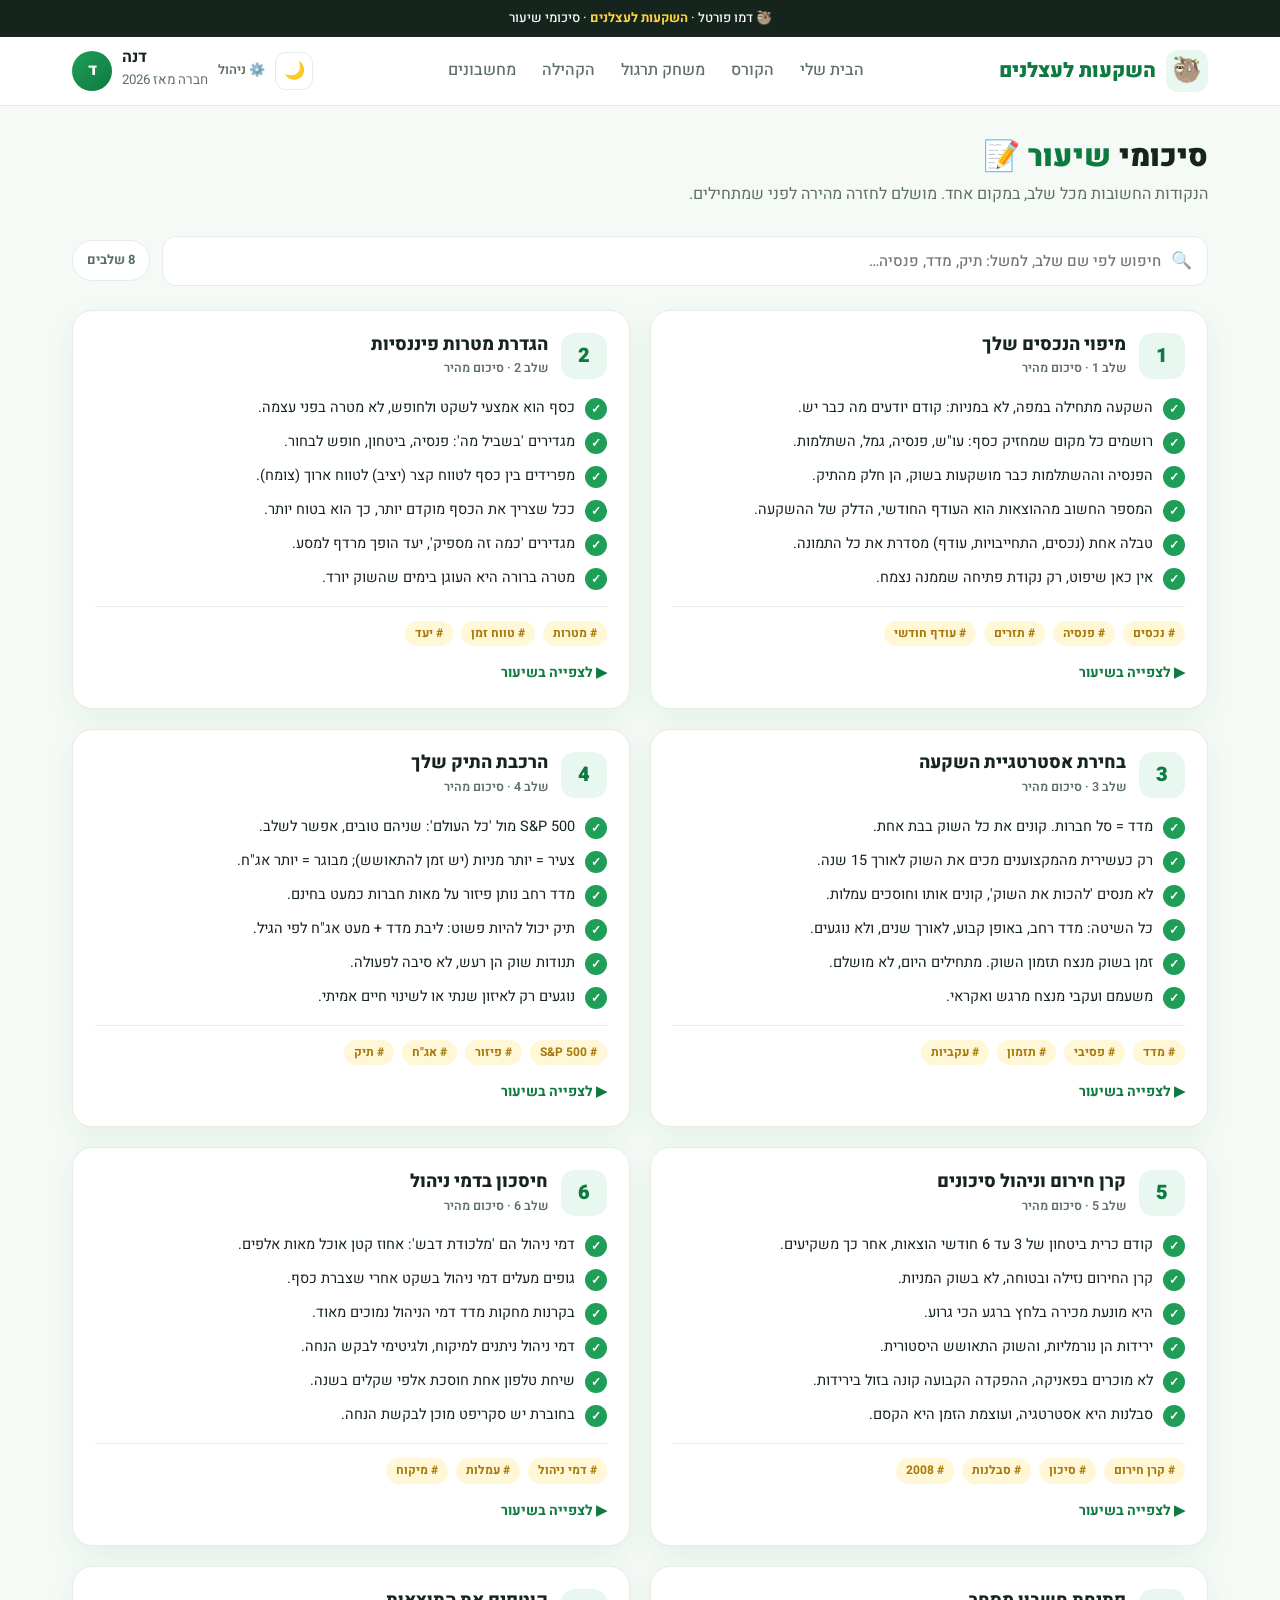
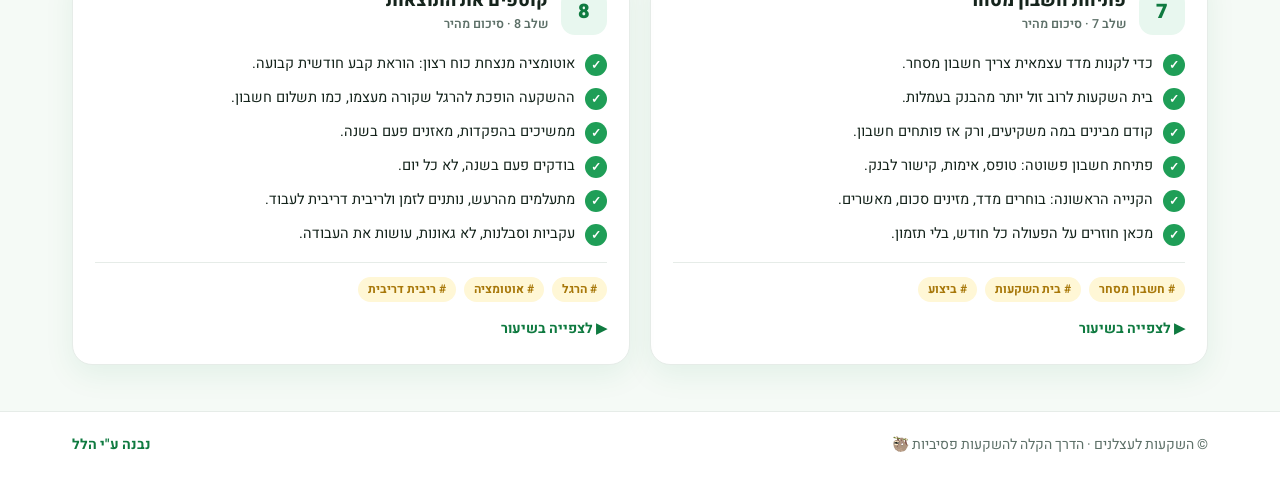
<file: summaries.html>
<!DOCTYPE html>
<html lang="he" dir="rtl">
<head>
<meta charset="UTF-8">
<meta name="viewport" content="width=device-width, initial-scale=1.0">
<link rel="icon" href="data:image/svg+xml,%3Csvg xmlns=%27http://www.w3.org/2000/svg%27 viewBox=%270 0 100 100%27%3E%3Ctext y=%27.9em%27 font-size=%2790%27%3E🦥%3C/text%3E%3C/svg%3E">
<title>השקעות לעצלנים · סיכומי שיעור</title>
<link rel="preconnect" href="https://fonts.googleapis.com">
<link href="https://fonts.googleapis.com/css2?family=Heebo:wght@300;400;500;700;800;900&display=swap" rel="stylesheet">
<link href="assets/brand.css" rel="stylesheet">
<style>
  /* ===== summaries page ===== */
  .page-head{padding:34px 0 6px}
  .page-head h1{font-size:30px;font-weight:900;line-height:1.15}
  .page-head h1 em{font-style:normal;color:var(--green-deep)}
  .page-head p{color:var(--muted);font-size:16px;margin-top:8px;max-width:640px}

  /* search */
  .search-row{display:flex;align-items:center;gap:12px;margin:22px 0 6px;flex-wrap:wrap}
  .search-box{flex:1;min-width:240px;position:relative}
  .search-box .ico{position:absolute;top:50%;right:16px;transform:translateY(-50%);font-size:17px;opacity:.6;pointer-events:none}
  .search-box input{width:100%;border:1px solid var(--line);background:var(--card);color:var(--ink);font-family:inherit;font-size:15px;font-weight:500;padding:13px 46px 13px 16px;border-radius:14px;transition:border-color .15s,box-shadow .15s}
  .search-box input:focus{outline:none;border-color:var(--green);box-shadow:0 0 0 4px var(--green-soft)}
  .count-pill{font-weight:700;font-size:13px;color:var(--muted);background:var(--card);border:1px solid var(--line);padding:9px 14px;border-radius:20px;flex:none}

  /* grid */
  .sum-grid{display:grid;grid-template-columns:repeat(2,1fr);gap:20px;padding:18px 0 6px}
  @media(max-width:760px){.sum-grid{grid-template-columns:1fr}}

  .scard{background:var(--card);border:1px solid var(--line);border-radius:var(--radius);box-shadow:var(--shadow);padding:22px;display:flex;flex-direction:column;transition:box-shadow .18s,transform .18s;position:relative;overflow:hidden}
  .scard::before{content:"";position:absolute;top:0;right:0;left:0;height:4px;background:linear-gradient(90deg,var(--green),var(--yellow));opacity:0;transition:opacity .2s}
  .scard:hover{box-shadow:var(--shadow-lg);transform:translateY(-3px)}
  .scard:hover::before{opacity:1}

  .scard-head{display:flex;align-items:center;gap:13px;margin-bottom:16px}
  .badge{flex:none;width:46px;height:46px;border-radius:14px;background:var(--green-soft);color:var(--green-deep);display:grid;place-items:center;font-weight:900;font-size:20px}
  .scard-head h3{font-size:18px;font-weight:800;line-height:1.25}
  .scard-head small{display:block;color:var(--muted);font-size:12.5px;font-weight:600;margin-top:2px}

  .points{list-style:none;display:flex;flex-direction:column;gap:11px;margin:2px 0 16px}
  .points li{display:flex;gap:10px;align-items:flex-start;font-size:14.5px;line-height:1.5;color:var(--ink)}
  .points .ck{flex:none;width:22px;height:22px;border-radius:50%;background:var(--green);color:#fff;display:grid;place-items:center;font-size:12px;font-weight:900;margin-top:1px}

  .topics{display:flex;flex-wrap:wrap;gap:8px;margin-top:auto;padding-top:14px;border-top:1px solid var(--line)}
  .topics .tag{background:var(--yellow-soft);color:#a8780a}
  html[data-theme="dark"] .topics .tag{background:var(--yellow-soft);color:var(--yellow)}

  .scard-foot{margin-top:14px}
  .watch{display:inline-flex;align-items:center;gap:7px;font-weight:700;font-size:14px;color:var(--green-deep);transition:gap .15s}
  .watch:hover{gap:11px}

  .empty{grid-column:1/-1;text-align:center;padding:50px 20px;color:var(--muted)}
  .empty .em{font-size:48px;display:block;margin-bottom:10px}
  .empty b{display:block;font-size:18px;color:var(--ink);font-weight:800;margin-bottom:6px}
</style>
</head>
<body>

<div class="demo-flag">🦥 דמו פורטל · <b>השקעות לעצלנים</b> · סיכומי שיעור</div>

<header class="topbar"><div class="wrap">
  <div class="brand"><span class="sloth">🦥</span> השקעות לעצלנים</div>
  <nav class="nav">
    <a href="index.html">הבית שלי</a>
    <a href="lesson.html">הקורס</a>
    <a href="game.html">משחק תרגול</a>
    <a href="community.html">הקהילה</a>
    <a href="calculator.html">מחשבונים</a>
  </nav>
  <div class="me"><a href="admin.html" style="display:inline-flex;align-items:center;gap:6px;font-size:13px;color:var(--muted);font-weight:600" title="מבט הבעלים">⚙️ ניהול</a><a href="profile.html" style="display:flex;align-items:center;gap:10px"><div style="text-align:left"><div style="font-weight:700;line-height:1.1">דנה</div><small>חברה מאז 2026</small></div><div class="avatar">ד</div></a></div>
</div></header>

<div class="wrap">

  <div class="page-head">
    <h1>סיכומי <em>שיעור</em> 📝</h1>
    <p>הנקודות החשובות מכל שלב, במקום אחד. מושלם לחזרה מהירה לפני שמתחילים.</p>
  </div>

  <div class="search-row">
    <div class="search-box">
      <span class="ico">🔍</span>
      <input type="text" id="search" placeholder="חיפוש לפי שם שלב, למשל: תיק, מדד, פנסיה…" autocomplete="off">
    </div>
    <span class="count-pill" id="countPill"></span>
  </div>

  <div class="sum-grid" id="grid"></div>

</div>

<footer><div class="wrap"><div>© השקעות לעצלנים · הדרך הקלה להשקעות פסיביות 🦥</div><div class="credit">נבנה ע"י הלל</div></div></footer>

<script src="data/content.js"></script>
<script src="assets/portal.js"></script>
<script>
(function(){
  const data = (window.LAZY && Array.isArray(LAZY.summaries)) ? LAZY.summaries : [];
  const grid = document.getElementById('grid');
  const input = document.getElementById('search');
  const countPill = document.getElementById('countPill');

  function esc(s){
    return String(s).replace(/&/g,'&amp;').replace(/</g,'&lt;').replace(/>/g,'&gt;');
  }

  function cardHtml(s){
    const points = (s.points||[]).map(p =>
      `<li><span class="ck">✓</span><span>${esc(p)}</span></li>`).join('');
    const topics = (s.topics||[]).map(t =>
      `<span class="tag"># ${esc(t)}</span>`).join('');
    return `<article class="scard">
        <div class="scard-head">
          <div class="badge">${esc(s.n)}</div>
          <div>
            <h3>${esc(s.title)}</h3>
            <small>שלב ${esc(s.n)} · סיכום מהיר</small>
          </div>
        </div>
        <ul class="points">${points}</ul>
        <div class="topics">${topics}</div>
        <div class="scard-foot">
          <a class="watch" href="lesson.html?m=${esc(s.n)}&c=1">▶ לצפייה בשיעור</a>
        </div>
      </article>`;
  }

  function render(list){
    if(!list.length){
      grid.innerHTML = `<div class="empty">
          <span class="em">🦥</span>
          <b>לא מצאנו סיכום שמתאים</b>
          נסה מילת חיפוש אחרת, או נקה את החיפוש כדי לראות את כל השלבים.
        </div>`;
      countPill.textContent = '0 שלבים';
      return;
    }
    grid.innerHTML = list.map(cardHtml).join('');
    countPill.textContent = list.length === data.length
      ? `${data.length} שלבים`
      : `${list.length} מתוך ${data.length}`;
  }

  function filter(){
    const q = input.value.trim().toLowerCase();
    if(!q){ render(data); return; }
    const out = data.filter(s => {
      const hay = [s.title, ...(s.topics||[]), ...(s.points||[])].join(' ').toLowerCase();
      return hay.includes(q);
    });
    render(out);
  }

  input.addEventListener('input', filter);
  render(data);
})();
</script>
</body>
</html>
</file>
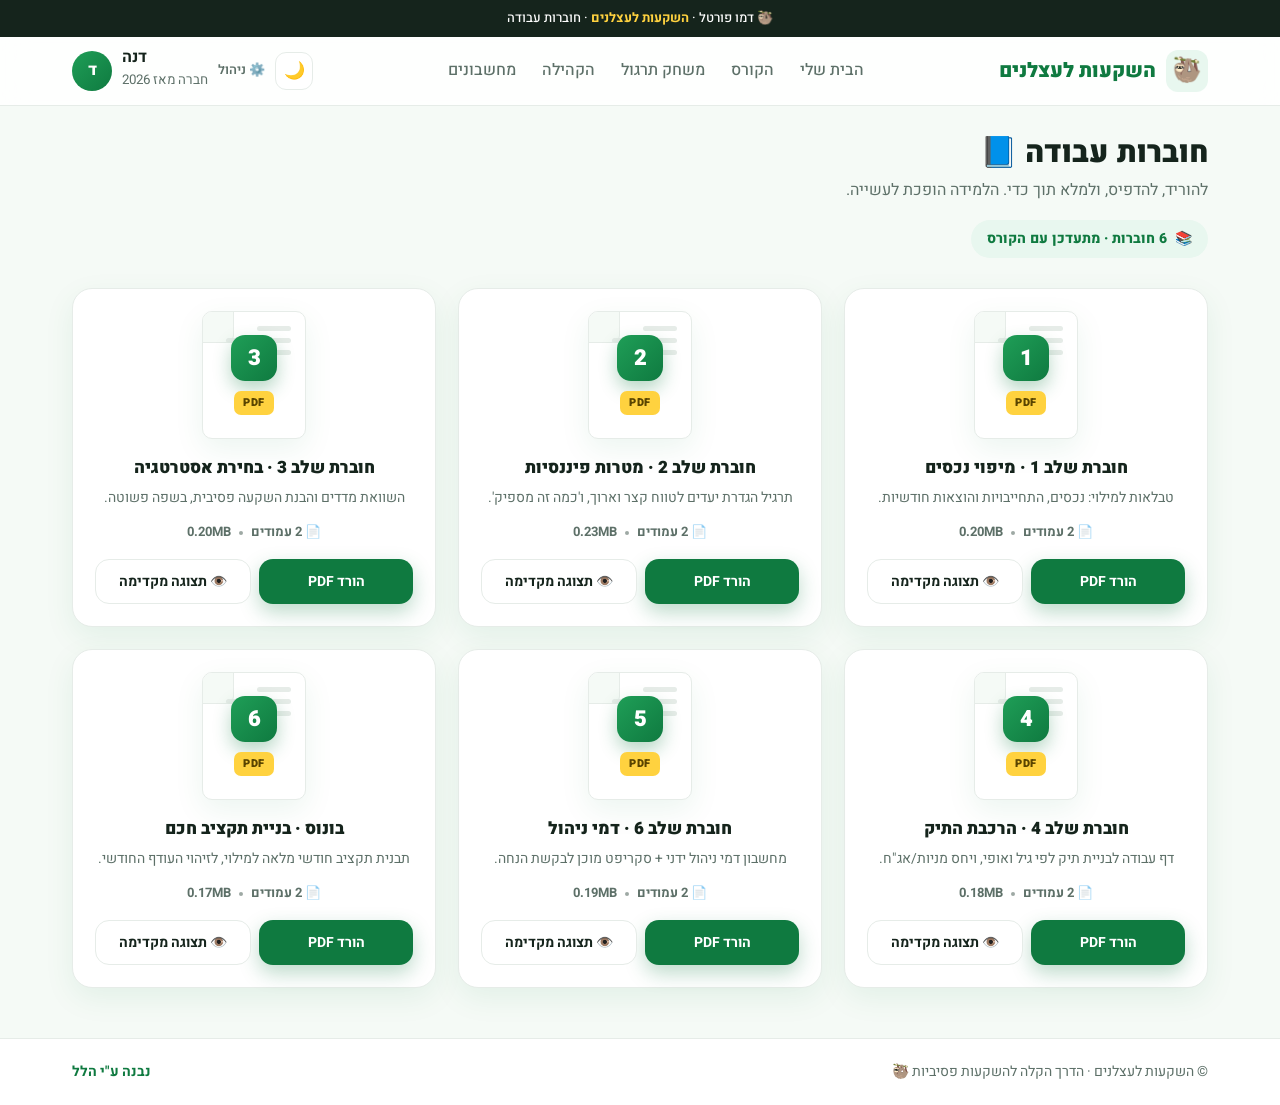
<file: workbooks.html>
<!DOCTYPE html>
<html lang="he" dir="rtl">
<head>
<meta charset="UTF-8">
<meta name="viewport" content="width=device-width, initial-scale=1.0">
<link rel="icon" href="data:image/svg+xml,%3Csvg xmlns=%27http://www.w3.org/2000/svg%27 viewBox=%270 0 100 100%27%3E%3Ctext y=%27.9em%27 font-size=%2790%27%3E🦥%3C/text%3E%3C/svg%3E">
<title>השקעות לעצלנים · חוברות עבודה</title>
<link rel="preconnect" href="https://fonts.googleapis.com">
<link href="https://fonts.googleapis.com/css2?family=Heebo:wght@300;400;500;700;800;900&display=swap" rel="stylesheet">
<link href="assets/brand.css" rel="stylesheet">
<style>
  /* ===== page title ===== */
  .wb-head{padding:30px 0 6px}
  .wb-head h1{font-size:30px;font-weight:900;line-height:1.15;margin-bottom:8px}
  .wb-head h1 span{color:var(--green-deep)}
  .wb-head p{color:var(--muted);font-size:16px;max-width:560px}
  .wb-stat{display:inline-flex;align-items:center;gap:8px;margin-top:16px;background:var(--green-soft);color:var(--green-deep);font-weight:800;font-size:14px;padding:8px 16px;border-radius:30px}

  /* ===== grid ===== */
  .wb-grid{display:grid;grid-template-columns:repeat(3,1fr);gap:22px;padding:24px 0 10px}
  @media(max-width:920px){.wb-grid{grid-template-columns:repeat(2,1fr)}}
  @media(max-width:600px){.wb-grid{grid-template-columns:1fr}}

  /* ===== card ===== */
  .wb-card{background:var(--card);border:1px solid var(--line);border-radius:var(--radius);box-shadow:var(--shadow);padding:22px;display:flex;flex-direction:column;transition:transform .18s,box-shadow .18s}
  .wb-card:hover{transform:translateY(-4px);box-shadow:var(--shadow-lg)}

  /* PDF document thumbnail (pure CSS) */
  .wb-doc{position:relative;width:104px;height:128px;margin:0 auto 18px;background:var(--card);border:1px solid var(--line);border-radius:10px;box-shadow:var(--shadow);overflow:hidden;display:flex;flex-direction:column;align-items:center;justify-content:center}
  .wb-doc::before{content:"";position:absolute;top:0;left:0;width:30px;height:30px;background:var(--bg);border-right:1px solid var(--line);border-bottom:1px solid var(--line);border-bottom-right-radius:8px}
  .wb-doc .wb-lines{position:absolute;top:14px;right:14px;left:14px;display:flex;flex-direction:column;gap:7px}
  .wb-doc .wb-lines i{display:block;height:5px;border-radius:4px;background:var(--line)}
  .wb-doc .wb-lines i:nth-child(1){width:46%}
  .wb-doc .wb-lines i:nth-child(2){width:88%}
  .wb-doc .wb-lines i:nth-child(3){width:74%}
  .wb-doc .wb-num{position:relative;z-index:2;width:46px;height:46px;border-radius:14px;background:linear-gradient(135deg,var(--green),var(--green-deep));color:#fff;display:grid;place-items:center;font-weight:900;font-size:22px;box-shadow:0 8px 18px rgba(15,122,64,.3)}
  .wb-doc .wb-pdf{position:relative;z-index:2;margin-top:10px;background:var(--yellow);color:#5a4500;font-weight:900;font-size:11px;letter-spacing:.5px;padding:3px 9px;border-radius:7px}

  .wb-card h3{font-size:17px;font-weight:900;line-height:1.3;text-align:center;margin-bottom:8px}
  .wb-card .wb-desc{color:var(--muted);font-size:14px;line-height:1.5;text-align:center;flex:1}
  .wb-meta{display:flex;align-items:center;justify-content:center;gap:8px;color:var(--muted);font-size:13px;font-weight:700;margin:14px 0 16px}
  .wb-meta .dot{width:4px;height:4px;border-radius:50%;background:var(--muted);opacity:.6}
  .wb-actions{display:flex;gap:8px}
  .wb-actions .btn{flex:1;justify-content:center;font-size:14px;padding:11px 12px}
  .wb-prev{border:1px solid var(--line);background:var(--card);color:var(--ink);font-family:inherit;font-weight:700;border-radius:14px;cursor:pointer;transition:border-color .15s,color .15s,transform .15s;display:inline-flex;align-items:center;justify-content:center;gap:8px;flex:1;font-size:14px;padding:11px 12px}
  .wb-prev:hover{border-color:var(--green);color:var(--green-deep);transform:translateY(-2px)}

  /* ===== preview modal ===== */
  .wb-mov{position:fixed;inset:0;background:rgba(15,36,28,.55);backdrop-filter:blur(4px);z-index:200;display:none;align-items:center;justify-content:center;padding:20px;opacity:0;transition:opacity .25s}
  .wb-mov.show{display:flex;opacity:1}
  .wb-modal{background:var(--card);border-radius:26px;max-width:480px;width:100%;padding:26px;box-shadow:var(--shadow-lg);transform:translateY(14px) scale(.98);transition:transform .28s;position:relative}
  .wb-mov.show .wb-modal{transform:none}
  .wb-modal .x{position:absolute;top:14px;left:16px;background:none;border:0;font-size:26px;color:var(--muted);cursor:pointer;line-height:1}
  .wb-modal .mtitle{font-size:19px;font-weight:900;text-align:center;margin-bottom:4px;padding:0 24px}
  .wb-modal .msub{color:var(--muted);font-size:13px;text-align:center;font-weight:700;margin-bottom:18px}
  /* faux first page */
  .wb-page{background:#fff;border:1px solid var(--line);border-radius:12px;box-shadow:var(--shadow);padding:22px 20px;aspect-ratio:1/1.3;overflow:hidden;position:relative}
  html[data-theme="dark"] .wb-page{background:#f3f6f4}
  .wb-page .ph-badge{width:44px;height:44px;border-radius:12px;background:linear-gradient(135deg,var(--green),var(--green-deep));color:#fff;display:grid;place-items:center;font-weight:900;font-size:20px;margin-bottom:14px}
  .wb-page .ph-h{height:13px;width:70%;background:#cfe6d8;border-radius:5px;margin-bottom:8px}
  .wb-page .ph-sub{height:8px;width:45%;background:#e3ece6;border-radius:5px;margin-bottom:20px}
  .wb-page .ph-row{display:flex;gap:8px;margin-bottom:9px}
  .wb-page .ph-row i{display:block;height:8px;border-radius:5px;background:#e9eee9}
  .wb-page .ph-row i.a{width:22%;background:#dceee2}
  .wb-page .ph-row i.b{flex:1}
  .wb-page .ph-box{margin-top:6px;border:1px dashed #c7d6cd;border-radius:10px;height:64px;display:grid;place-items:center;color:#9bb3a6;font-size:12px;font-weight:700}
  .wb-modal .wb-actions{margin-top:18px}
</style>
</head>
<body>

<div class="demo-flag">🦥 דמו פורטל · <b>השקעות לעצלנים</b> · חוברות עבודה</div>

<header class="topbar"><div class="wrap">
  <div class="brand"><span class="sloth">🦥</span> השקעות לעצלנים</div>
  <nav class="nav">
    <a href="index.html">הבית שלי</a>
    <a href="lesson.html">הקורס</a>
    <a href="game.html">משחק תרגול</a>
    <a href="community.html">הקהילה</a>
    <a href="calculator.html">מחשבונים</a>
  </nav>
  <div class="me"><a href="admin.html" style="display:inline-flex;align-items:center;gap:6px;font-size:13px;color:var(--muted);font-weight:600" title="מבט הבעלים">⚙️ ניהול</a><a href="profile.html" style="display:flex;align-items:center;gap:10px"><div style="text-align:left"><div style="font-weight:700;line-height:1.1">דנה</div><small>חברה מאז 2026</small></div><div class="avatar">ד</div></a></div>
</div></header>

<div class="wrap">
  <div class="wb-head">
    <h1>חוברות עבודה <span>📘</span></h1>
    <p>להוריד, להדפיס, ולמלא תוך כדי. הלמידה הופכת לעשייה.</p>
    <div class="wb-stat">📚 <span id="wbStat">6 חוברות · מתעדכן עם הקורס</span></div>
  </div>

  <div class="wb-grid" id="wbGrid"></div>
</div>

<!-- preview modal -->
<div class="wb-mov" id="wbMov">
  <div class="wb-modal">
    <button class="x" id="wbClose" aria-label="סגור">×</button>
    <div class="mtitle" id="wbMTitle"></div>
    <div class="msub" id="wbMSub"></div>
    <div class="wb-page">
      <div class="ph-badge" id="wbPhNum">1</div>
      <div class="ph-h"></div>
      <div class="ph-sub"></div>
      <div class="ph-row"><i class="a"></i><i class="b"></i></div>
      <div class="ph-row"><i class="a"></i><i class="b"></i></div>
      <div class="ph-row"><i class="a"></i><i class="b"></i></div>
      <div class="ph-box">אזור למילוי ✍️</div>
    </div>
    <div class="wb-actions">
      <button class="btn btn-green" id="wbModalDl">הורד PDF</button>
    </div>
  </div>
</div>

<footer><div class="wrap"><div>© השקעות לעצלנים · הדרך הקלה להשקעות פסיביות 🦥</div><div class="credit">נבנה ע"י הלל</div></div></footer>

<script src="data/content.js"></script>
<script src="assets/portal.js"></script>
<script>
(function(){
  const books = (window.LAZY && LAZY.workbooks) ? LAZY.workbooks : [];
  const grid = document.getElementById('wbGrid');

  function esc(s){ return String(s).replace(/&/g,'&amp;').replace(/</g,'&lt;').replace(/>/g,'&gt;'); }

  function cardHtml(b, i){
    return `<article class="wb-card" data-idx="${i}">
        <div class="wb-doc">
          <div class="wb-lines"><i></i><i></i><i></i></div>
          <div class="wb-num">${esc(b.n)}</div>
          <div class="wb-pdf">PDF</div>
        </div>
        <h3>${esc(b.title)}</h3>
        <p class="wb-desc">${esc(b.desc)}</p>
        <div class="wb-meta">
          <span>📄 ${esc(b.pages)} עמודים</span>
          <span class="dot"></span>
          <span>${esc(b.size)}</span>
        </div>
        <div class="wb-actions">
          <button class="btn btn-green wb-dl" data-idx="${i}">הורד PDF</button>
          <button class="wb-prev" data-idx="${i}">👁️ תצוגה מקדימה</button>
        </div>
      </article>`;
  }

  grid.innerHTML = books.length
    ? books.map(cardHtml).join('')
    : '<p style="color:var(--muted)">אין חוברות זמינות כרגע.</p>';

  document.getElementById('wbStat').textContent = (books.length || 6) + ' חוברות · מתעדכן עם הקורס';

  // ===== preview modal =====
  const mov = document.getElementById('wbMov');
  const mTitle = document.getElementById('wbMTitle');
  const mSub = document.getElementById('wbMSub');
  const phNum = document.getElementById('wbPhNum');
  const modalDl = document.getElementById('wbModalDl');
  let current = null;

  function openPreview(b){
    current = b;
    mTitle.textContent = b.title;
    mSub.textContent = '📄 ' + b.pages + ' עמודים · ' + b.size + ' · תצוגה מקדימה';
    phNum.textContent = b.n;
    mov.classList.add('show');
  }
  function closePreview(){ mov.classList.remove('show'); }

  // ===== real download (opens the actual PDF) =====
  function download(b){
    if(!b || !b.file){ Portal.toast('הקובץ יתווסף בקרוב 🦥'); return; }
    const a = document.createElement('a');
    a.href = b.file;
    a.target = '_blank';
    a.rel = 'noopener';
    a.setAttribute('download', '');
    document.body.appendChild(a);
    a.click();
    a.remove();
    Portal.toast('פותח את החוברת 📥');
  }

  document.getElementById('wbClose').onclick = closePreview;
  mov.onclick = e => { if(e.target === mov) closePreview(); };
  document.addEventListener('keydown', e => { if(e.key === 'Escape') closePreview(); });
  modalDl.onclick = () => { closePreview(); download(current); };

  // ===== delegated card actions =====
  grid.addEventListener('click', e => {
    const dl = e.target.closest('.wb-dl');
    if(dl){ download(books[+dl.getAttribute('data-idx')]); return; }
    const pv = e.target.closest('.wb-prev');
    if(pv){ openPreview(books[+pv.getAttribute('data-idx')]); }
  });
})();
</script>
</body>
</html>
</file>
<file: assets/brand.css>
/* ============================================================
   השקעות לעצלנים · מערכת מותג משותפת (SSOT לכל הדפים)
   ערוך רק כאן. ירוק + צהוב + עצלן 🦥, RTL, Heebo.
   ============================================================ */
:root{
  --green:#1f9e57; --green-deep:#0f7a40; --green-soft:#e8f7ef;
  --yellow:#ffd23f; --yellow-soft:#fff7d6;
  --orange:#ff8a3d; --red:#d63a3a;
  --ink:#15241c; --muted:#5d7068; --line:#e6ece8;
  --bg:#f5faf6; --card:#ffffff;
  --shadow:0 10px 30px rgba(15,122,64,.08);
  --shadow-lg:0 20px 50px rgba(15,122,64,.14);
  --radius:20px;
}
*{box-sizing:border-box;margin:0;padding:0}
html{scroll-behavior:smooth}
body{font-family:'Heebo',sans-serif;background:var(--bg);color:var(--ink);line-height:1.6;-webkit-font-smoothing:antialiased}
a{color:inherit;text-decoration:none}
.wrap{max-width:1180px;margin:0 auto;padding:0 22px}

/* demo flag */
.demo-flag{background:var(--ink);color:#fff;text-align:center;font-size:13px;padding:8px;font-weight:500}
.demo-flag b{color:var(--yellow)}

/* top bar */
.topbar{position:sticky;top:0;z-index:50;background:rgba(255,255,255,.85);backdrop-filter:blur(14px);border-bottom:1px solid var(--line)}
.topbar .wrap{display:flex;align-items:center;justify-content:space-between;height:68px}
.brand{display:flex;align-items:center;gap:10px;font-weight:900;font-size:20px;color:var(--green-deep)}
.brand .sloth{width:42px;height:42px;display:grid;place-items:center;background:var(--green-soft);border-radius:12px;font-size:24px}
.nav{display:flex;gap:26px;font-weight:500;color:var(--muted)}
.nav a{position:relative;padding:6px 0;transition:color .2s}
.nav a:hover,.nav a.active{color:var(--green-deep)}
.nav a.active::after{content:"";position:absolute;bottom:-2px;right:0;left:0;height:3px;background:var(--yellow);border-radius:3px}
.me{display:flex;align-items:center;gap:10px}
.avatar{width:40px;height:40px;border-radius:50%;background:linear-gradient(135deg,var(--green),var(--green-deep));display:grid;place-items:center;color:#fff;font-weight:800}
.me small{color:var(--muted)}
@media(max-width:820px){.nav{display:none}}

/* buttons */
.btn{display:inline-flex;align-items:center;gap:10px;border:0;cursor:pointer;font-family:inherit;font-weight:700;border-radius:14px;padding:13px 22px;transition:transform .15s,box-shadow .15s,filter .15s}
.btn-green{background:var(--green-deep);color:#fff;box-shadow:0 8px 20px rgba(15,122,64,.28)}
.btn-green:hover{transform:translateY(-2px);box-shadow:0 12px 26px rgba(15,122,64,.36)}
.btn-yellow{background:var(--yellow);color:#5a4500}
.btn-yellow:hover{filter:brightness(.96);transform:translateY(-2px)}
.btn-ghost{background:var(--green-soft);color:var(--green-deep)}

/* cards / sections */
section.block{padding:34px 0}
.head{display:flex;align-items:end;justify-content:space-between;margin-bottom:18px}
.head h2{font-size:24px;font-weight:900}
.head h2 em{font-style:normal;color:var(--green-deep)}
.head a{color:var(--green-deep);font-weight:700;font-size:14px}
.panel{background:var(--card);border:1px solid var(--line);border-radius:var(--radius);box-shadow:var(--shadow);overflow:hidden}

/* footer */
footer{margin-top:40px;border-top:1px solid var(--line);background:var(--card)}
footer .wrap{display:flex;align-items:center;justify-content:space-between;padding:22px;flex-wrap:wrap;gap:12px;color:var(--muted);font-size:14px}
footer .credit{font-weight:700;color:var(--green-deep)}

/* ===== popup engine ===== */
.pop-overlay{position:fixed;inset:0;background:rgba(15,36,28,.55);backdrop-filter:blur(4px);z-index:200;display:none;align-items:center;justify-content:center;padding:20px;opacity:0;transition:opacity .25s}
.pop-overlay.show{display:flex;opacity:1}
.pop{background:var(--card);border-radius:26px;max-width:460px;width:100%;padding:32px;text-align:center;box-shadow:var(--shadow-lg);transform:translateY(14px) scale(.98);transition:transform .28s;position:relative}
.pop-overlay.show .pop{transform:none}
.pop .x{position:absolute;top:14px;left:16px;background:none;border:0;font-size:24px;color:var(--muted);cursor:pointer;line-height:1}
.pop .emoji{font-size:54px;line-height:1}
.pop h3{font-size:23px;font-weight:900;margin:12px 0 6px}
.pop p{color:var(--muted);margin-bottom:20px}
.pop .btn{width:100%;justify-content:center}
.pop .later{display:block;margin-top:12px;color:var(--muted);font-size:14px;cursor:pointer}

/* toast */
.toast{position:fixed;bottom:22px;right:22px;background:var(--ink);color:#fff;padding:14px 20px;border-radius:14px;font-weight:600;z-index:300;box-shadow:var(--shadow-lg);transform:translateY(80px);opacity:0;transition:.3s}
.toast.show{transform:none;opacity:1}

/* progress bar */
.bar{height:8px;background:var(--line);border-radius:6px;overflow:hidden}
.bar i{display:block;height:100%;background:linear-gradient(90deg,var(--green),var(--green-deep));border-radius:6px}

/* utilities */
.tag{font-size:12px;font-weight:700;padding:3px 10px;border-radius:20px}
.tag.done{background:var(--green-soft);color:var(--green-deep)}
.tag.now{background:var(--yellow-soft);color:#a8780a}
.tag.lock{background:#f0f2f1;color:var(--muted)}

/* ===== theme toggle button (auto-injected by portal.js) ===== */
.theme-toggle{display:inline-grid;place-items:center;width:38px;height:38px;border-radius:11px;border:1px solid var(--line);background:var(--card);color:var(--ink);cursor:pointer;font-size:17px;line-height:1;transition:transform .15s,background .2s,border-color .2s;flex:none}
.theme-toggle:hover{transform:translateY(-2px)}

/* ===== dark mode ===== */
html[data-theme="dark"]{
  --green:#2bb56a; --green-deep:#1f9e57; --green-soft:#173026;
  --yellow:#ffd84f; --yellow-soft:#322c12;
  --orange:#ff9a52; --red:#ef5a5a;
  --ink:#e9f1ec; --muted:#9cb1a7; --line:#27362e;
  --bg:#0e1714; --card:#16221d;
  --shadow:0 10px 30px rgba(0,0,0,.4); --shadow-lg:0 20px 50px rgba(0,0,0,.55);
}
html[data-theme="dark"] body{background:var(--bg)}
html[data-theme="dark"] .topbar{background:rgba(16,26,22,.82)}
html[data-theme="dark"] .demo-flag{background:#0a110e}
html[data-theme="dark"] .toast{background:#222e28}
html[data-theme="dark"] .bartip{background:#222e28}
html[data-theme="dark"] .tag.lock{background:#222e28;color:var(--muted)}
/* login screen (scoped via its unique .stage container) */
html[data-theme="dark"] .stage{background:radial-gradient(1100px 600px at 80% -10%, #1b2a18 0%, transparent 55%),radial-gradient(900px 600px at 0% 110%, #11271d 0%, transparent 55%),linear-gradient(155deg,#0e1714 0%,#0b1310 100%)}
html[data-theme="dark"] .stage .card{background:rgba(22,34,29,.85);border-color:rgba(255,255,255,.08)}
html[data-theme="dark"] .stage .tabs{background:#0f1a15}
</file>
